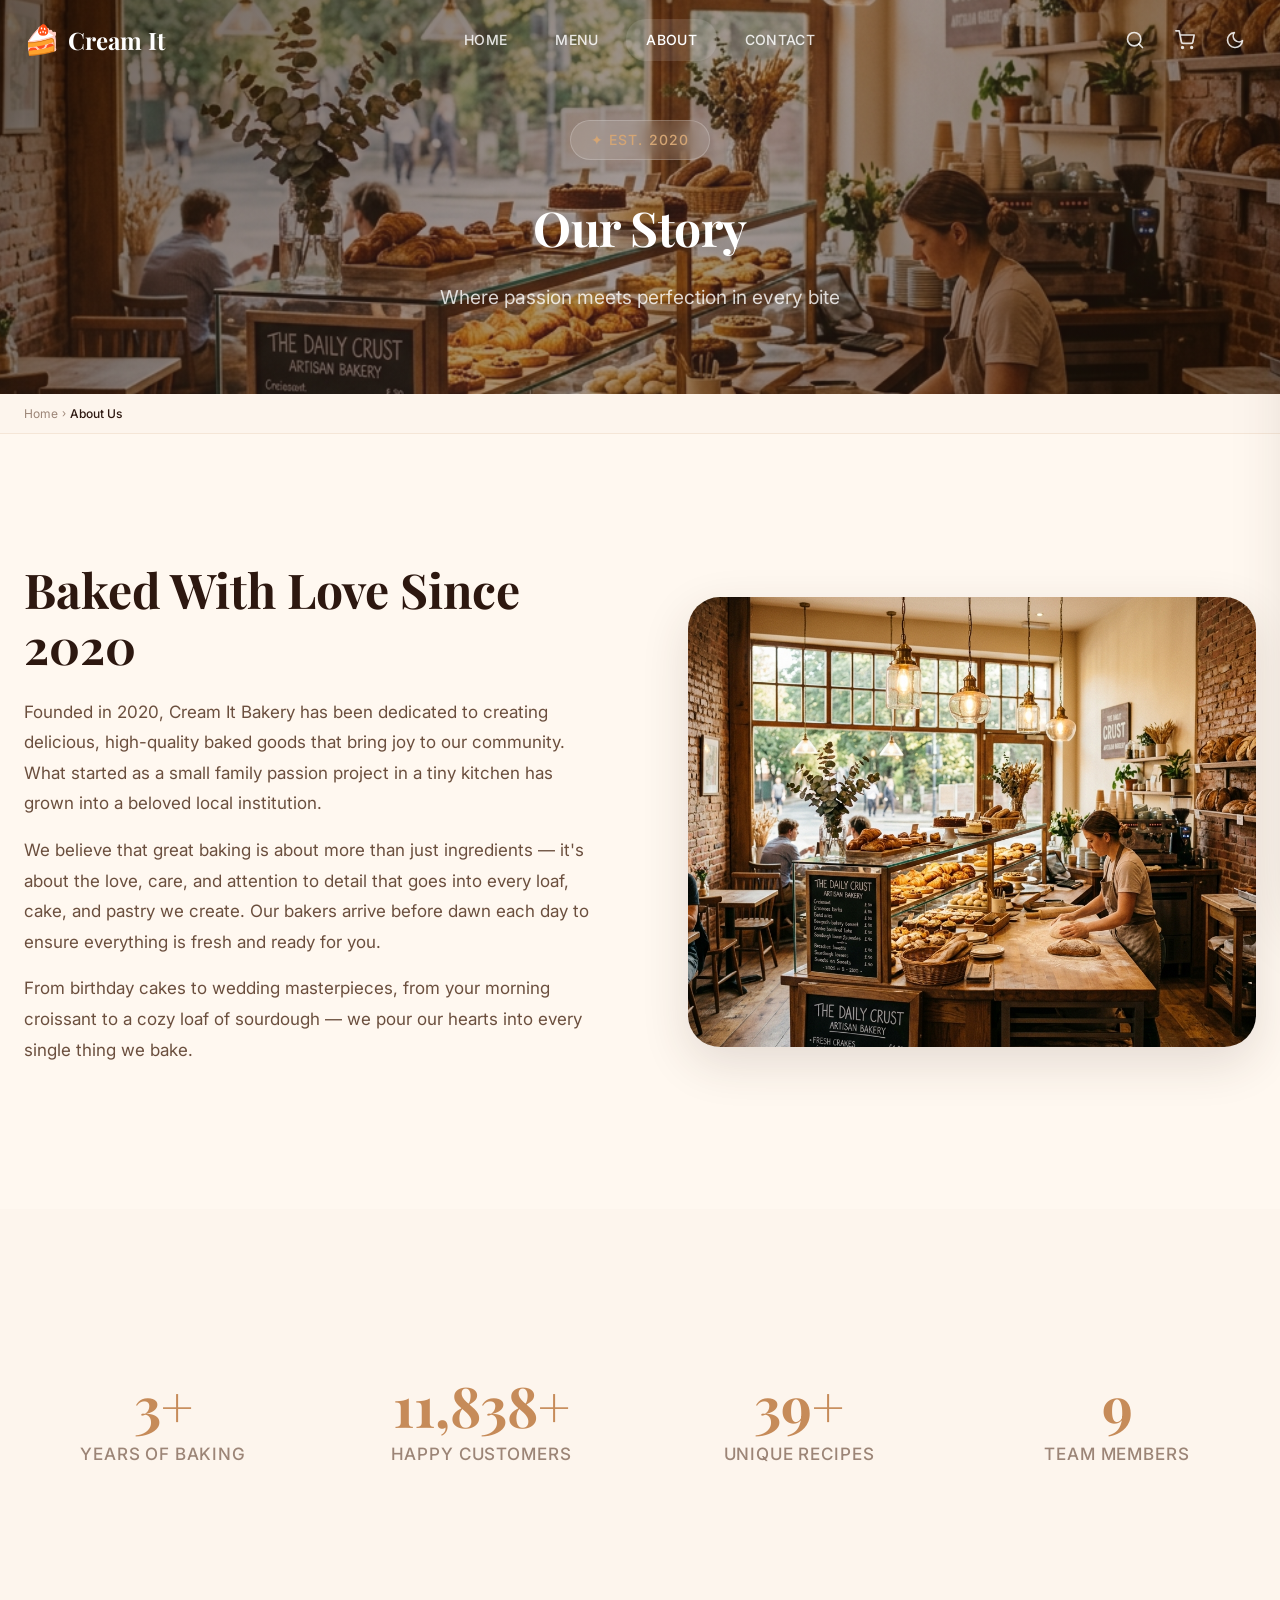
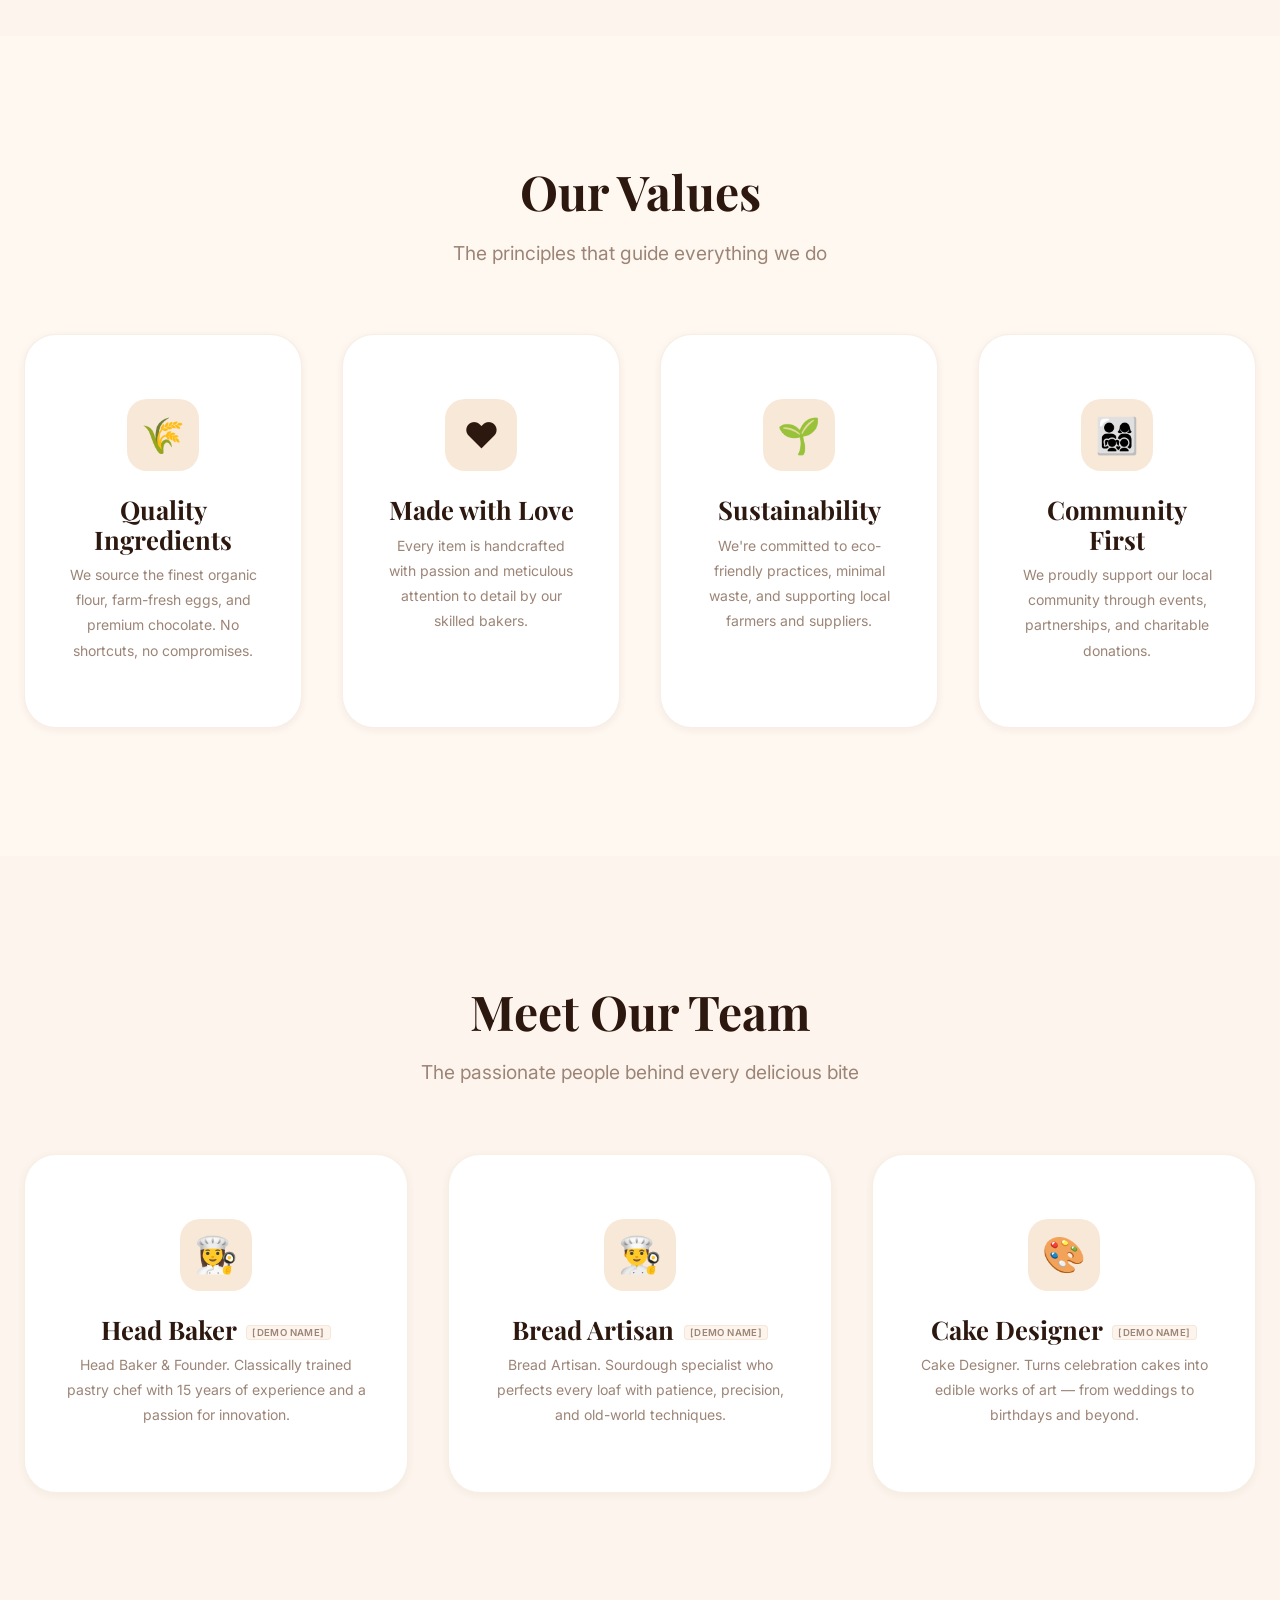
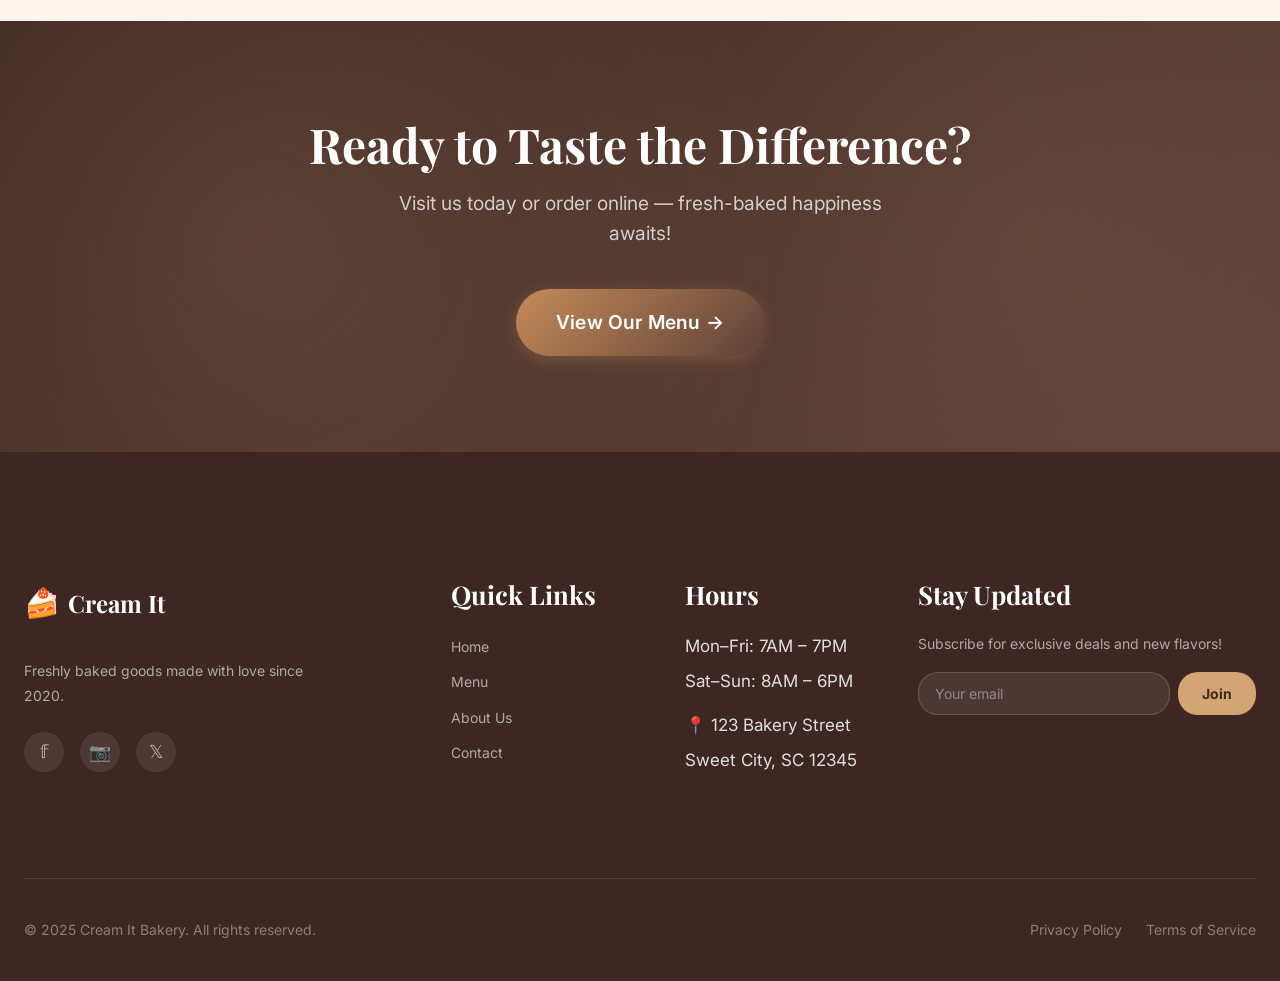
<file: about.html>
<!DOCTYPE html>
<html lang="en">
<head>
    <meta charset="UTF-8">
    <meta name="viewport" content="width=device-width, initial-scale=1.0">
    <meta name="description" content="Learn about Cream It Bakery — our story, values, and the passionate team behind every handcrafted loaf, cake, and pastry since 2020.">
    <title>About Us — Cream It Bakery</title>
    <link rel="canonical" href="https://amit100baidya.github.io/CreamIt/about.html">
    <meta property="og:type" content="website">
    <meta property="og:title" content="About Us — Cream It Bakery">
    <meta property="og:description" content="Our story, values, and the passionate team behind every handcrafted baked good since 2020.">
    <!-- Google tag (gtag.js) -->
    <script async src="https://www.googletagmanager.com/gtag/js?id=G-KYCSY62Y8E"></script>
    <script>
        window.dataLayer = window.dataLayer || [];
        function gtag(){dataLayer.push(arguments);}
        gtag('js', new Date());

        gtag('config', 'G-KYCSY62Y8E');
    </script>
    <link rel="stylesheet" href="style.css">
</head>
<body>

    <!-- ═══ Navbar ═══ -->
    <header class="nav nav--transparent" id="main-nav">
        <div class="nav__inner">
            <a href="index.html" class="nav__logo">
                <span class="nav__logo-icon">🍰</span>
                <span class="nav__logo-text">Cream It</span>
            </a>
            <nav class="nav__menu" id="nav-menu">
                <ul class="nav__list">
                    <li><a href="index.html" class="nav__link">Home</a></li>
                    <li><a href="menu.html" class="nav__link">Menu</a></li>
                    <li><a href="about.html" class="nav__link active">About</a></li>
                    <li><a href="contact.html" class="nav__link">Contact</a></li>
                </ul>
            </nav>
            <div class="nav__actions">
                <button class="nav__action-btn" id="search-toggle" aria-label="Search">
                    <svg viewBox="0 0 24 24"><circle cx="11" cy="11" r="8"/><line x1="21" y1="21" x2="16.65" y2="16.65"/></svg>
                </button>
                <button class="nav__action-btn" id="cart-toggle" aria-label="Cart">
                    <svg viewBox="0 0 24 24"><circle cx="9" cy="21" r="1"/><circle cx="20" cy="21" r="1"/><path d="M1 1h4l2.68 13.39a2 2 0 0 0 2 1.61h9.72a2 2 0 0 0 2-1.61L23 6H6"/></svg>
                    <span class="nav__badge" id="cart-count">0</span>
                </button>
                <button class="nav__action-btn theme-toggle" id="theme-toggle" aria-label="Toggle dark mode">
                    <svg class="moon-icon" viewBox="0 0 24 24"><path d="M21 12.79A9 9 0 1 1 11.21 3 7 7 0 0 0 21 12.79z"/></svg>
                    <svg class="sun-icon" viewBox="0 0 24 24"><circle cx="12" cy="12" r="5"/><line x1="12" y1="1" x2="12" y2="3"/><line x1="12" y1="21" x2="12" y2="23"/><line x1="4.22" y1="4.22" x2="5.64" y2="5.64"/><line x1="18.36" y1="18.36" x2="19.78" y2="19.78"/><line x1="1" y1="12" x2="3" y2="12"/><line x1="21" y1="12" x2="23" y2="12"/><line x1="4.22" y1="19.78" x2="5.64" y2="18.36"/><line x1="18.36" y1="5.64" x2="19.78" y2="4.22"/></svg>
                </button>
                <button class="nav__hamburger" id="nav-toggle" aria-label="Toggle menu">
                    <span></span><span></span><span></span>
                </button>
            </div>
        </div>
    </header>

    <!-- ═══ About Hero ═══ -->
    <section class="hero hero--mini" id="hero">
        <div class="hero__bg">
            <img src="images/bakery-interior.png" alt="Inside Cream It Bakery" loading="eager">
        </div>
        <div class="hero__overlay"></div>
        <div class="hero__content">
            <span class="hero__badge">✦ Est. 2020</span>
            <h1 class="hero__title">Our Story</h1>
            <p class="hero__subtitle">Where passion meets perfection in every bite</p>
        </div>
    </section>

    <!-- ═══ Breadcrumbs ═══ -->
    <nav class="breadcrumb" aria-label="Breadcrumb">
        <div class="container">
            <ol class="breadcrumb__list">
                <li class="breadcrumb__item"><a href="index.html" class="breadcrumb__link">Home</a></li>
                <li class="breadcrumb__separator" aria-hidden="true">›</li>
                <li class="breadcrumb__item breadcrumb__item--active" aria-current="page">About Us</li>
            </ol>
        </div>
    </nav>

    <!-- ═══ Our Story ═══ -->
    <section class="section">
        <div class="container">
            <div class="about-split">
                <div class="about-split__text reveal-left">
                    <h2>Baked With Love Since 2020</h2>
                    <p>Founded in 2020, Cream It Bakery has been dedicated to creating delicious, high-quality baked goods that bring joy to our community. What started as a small family passion project in a tiny kitchen has grown into a beloved local institution.</p>
                    <p>We believe that great baking is about more than just ingredients — it's about the love, care, and attention to detail that goes into every loaf, cake, and pastry we create. Our bakers arrive before dawn each day to ensure everything is fresh and ready for you.</p>
                    <p>From birthday cakes to wedding masterpieces, from your morning croissant to a cozy loaf of sourdough — we pour our hearts into every single thing we bake.</p>
                </div>
                <div class="about-split__image reveal-right">
                    <img src="images/bakery-interior.png" alt="Inside our bakery" loading="lazy">
                </div>
            </div>
        </div>
    </section>

    <!-- ═══ Stats ═══ -->
    <section class="section" style="background: var(--bg-secondary);">
        <div class="container">
            <div class="stats reveal">
                <div class="stat">
                    <div class="stat__number" data-count="5" data-suffix="+">0</div>
                    <div class="stat__label">Years of Baking</div>
                </div>
                <div class="stat">
                    <div class="stat__number" data-count="15000" data-suffix="+">0</div>
                    <div class="stat__label">Happy Customers</div>
                </div>
                <div class="stat">
                    <div class="stat__number" data-count="50" data-suffix="+">0</div>
                    <div class="stat__label">Unique Recipes</div>
                </div>
                <div class="stat">
                    <div class="stat__number" data-count="12">0</div>
                    <div class="stat__label">Team Members</div>
                </div>
            </div>
        </div>
    </section>

    <!-- ═══ Our Values ═══ -->
    <section class="section">
        <div class="container">
            <div class="section__header reveal">
                <h2 class="section__title">Our Values</h2>
                <p class="section__subtitle">The principles that guide everything we do</p>
            </div>
            <div class="values-grid stagger-children">
                <div class="value-card reveal">
                    <div class="value-card__icon">🌾</div>
                    <h3 class="value-card__title">Quality Ingredients</h3>
                    <p class="value-card__text">We source the finest organic flour, farm-fresh eggs, and premium chocolate. No shortcuts, no compromises.</p>
                </div>
                <div class="value-card reveal">
                    <div class="value-card__icon">❤️</div>
                    <h3 class="value-card__title">Made with Love</h3>
                    <p class="value-card__text">Every item is handcrafted with passion and meticulous attention to detail by our skilled bakers.</p>
                </div>
                <div class="value-card reveal">
                    <div class="value-card__icon">🌱</div>
                    <h3 class="value-card__title">Sustainability</h3>
                    <p class="value-card__text">We're committed to eco-friendly practices, minimal waste, and supporting local farmers and suppliers.</p>
                </div>
                <div class="value-card reveal">
                    <div class="value-card__icon">👨‍👩‍👧‍👦</div>
                    <h3 class="value-card__title">Community First</h3>
                    <p class="value-card__text">We proudly support our local community through events, partnerships, and charitable donations.</p>
                </div>
            </div>
        </div>
    </section>

    <!-- ═══ Meet the Team ═══ -->
    <section class="section" style="background: var(--bg-secondary);">
        <div class="container">
            <div class="section__header reveal">
                <h2 class="section__title">Meet Our Team</h2>
                <p class="section__subtitle">The passionate people behind every delicious bite</p>
            </div>
            <div class="values-grid stagger-children">
                <div class="value-card reveal">
                    <div class="value-card__icon">👩‍🍳</div>
                    <h3 class="value-card__title">Head Baker <span class="demo-label">[Demo Name]</span></h3>
                    <p class="value-card__text">Head Baker & Founder. Classically trained pastry chef with 15 years of experience and a passion for innovation.</p>
                </div>
                <div class="value-card reveal">
                    <div class="value-card__icon">👨‍🍳</div>
                    <h3 class="value-card__title">Bread Artisan <span class="demo-label">[Demo Name]</span></h3>
                    <p class="value-card__text">Bread Artisan. Sourdough specialist who perfects every loaf with patience, precision, and old-world techniques.</p>
                </div>
                <div class="value-card reveal">
                    <div class="value-card__icon">🎨</div>
                    <h3 class="value-card__title">Cake Designer <span class="demo-label">[Demo Name]</span></h3>
                    <p class="value-card__text">Cake Designer. Turns celebration cakes into edible works of art — from weddings to birthdays and beyond.</p>
                </div>
            </div>
        </div>
    </section>

    <!-- ═══ CTA ═══ -->
    <section class="quiz-banner">
        <div class="container">
            <div class="quiz-banner__content reveal">
                <h2 class="quiz-banner__title">Ready to Taste the Difference?</h2>
                <p class="quiz-banner__subtitle">Visit us today or order online — fresh-baked happiness awaits!</p>
                <a href="menu.html" class="btn btn--primary btn--lg">View Our Menu →</a>
            </div>
        </div>
    </section>

    <!-- ═══ Footer ═══ -->
    <footer class="footer">
        <div class="container">
            <div class="footer__grid">
                <div>
                    <a href="index.html" class="nav__logo" style="margin-bottom: var(--space-sm); display: inline-flex;">
                        <span class="nav__logo-icon">🍰</span>
                        <span class="nav__logo-text" style="color: white;">Cream It</span>
                    </a>
                    <p class="footer__brand-text">Freshly baked goods made with love since 2020.</p>
                    <div class="footer__socials">
                        <a href="#" class="footer__social" aria-label="Facebook">𝕗</a>
                        <a href="#" class="footer__social" aria-label="Instagram">📷</a>
                        <a href="#" class="footer__social" aria-label="Twitter">𝕏</a>
                    </div>
                </div>
                <div>
                    <h4 class="footer__title">Quick Links</h4>
                    <ul class="footer__links">
                        <li><a href="index.html">Home</a></li>
                        <li><a href="menu.html">Menu</a></li>
                        <li><a href="about.html">About Us</a></li>
                        <li><a href="contact.html">Contact</a></li>
                    </ul>
                </div>
                <div>
                    <h4 class="footer__title">Hours</h4>
                    <ul class="footer__links">
                        <li>Mon–Fri: 7AM – 7PM</li>
                        <li>Sat–Sun: 8AM – 6PM</li>
                        <li style="margin-top: var(--space-sm);">📍 123 Bakery Street</li>
                        <li>Sweet City, SC 12345</li>
                    </ul>
                </div>
                <div>
                    <h4 class="footer__title">Stay Updated</h4>
                    <p class="footer__newsletter-text">Subscribe for exclusive deals and new flavors!</p>
                    <form class="footer__newsletter-form" onsubmit="event.preventDefault(); Toast.show('Subscribed! 🎉', 'success'); this.reset();">
                        <input type="email" class="footer__newsletter-input" placeholder="Your email" required>
                        <button type="submit" class="footer__newsletter-btn">Join</button>
                    </form>
                </div>
            </div>
            <div class="footer__bottom">
                <p class="footer__copyright">© 2025 Cream It Bakery. All rights reserved.</p>
                <div class="footer__legal">
                    <a href="privacy-policy.html">Privacy Policy</a>
                    <a href="terms.html">Terms of Service</a>
                </div>
            </div>
        </div>
    </footer>

    <!-- Search Overlay -->
    <div class="search-overlay">
        <div class="search-container">
            <div class="search-box">
                <svg viewBox="0 0 24 24" width="22" height="22" stroke="var(--text-muted)" fill="none" stroke-width="2"><circle cx="11" cy="11" r="8"/><line x1="21" y1="21" x2="16.65" y2="16.65"/></svg>
                <input type="text" class="search-box__input" placeholder="Search cakes, pastries, breads..." aria-label="Search products">
                <button class="search-box__voice" aria-label="Voice search">
                    <svg viewBox="0 0 24 24" width="22" height="22" stroke="currentColor" fill="none" stroke-width="2"><path d="M12 1a3 3 0 0 0-3 3v8a3 3 0 0 0 6 0V4a3 3 0 0 0-3-3z"/><path d="M19 10v2a7 7 0 0 1-14 0v-2"/><line x1="12" y1="19" x2="12" y2="23"/><line x1="8" y1="23" x2="16" y2="23"/></svg>
                </button>
                <button class="search-close nav__action-btn" aria-label="Close search" onclick="Search.close()">
                    <svg viewBox="0 0 24 24"><line x1="18" y1="6" x2="6" y2="18"/><line x1="6" y1="6" x2="18" y2="18"/></svg>
                </button>
            </div>
            <div class="search-results" style="display:none; margin-top: var(--space-sm); background: var(--bg-card); border-radius: var(--radius-lg); padding: var(--space-sm); max-height: 400px; overflow-y: auto; box-shadow: var(--shadow-lg);"></div>
        </div>
    </div>

    <!-- Cart Sidebar -->
    <div class="cart-sidebar" id="cart-sidebar">
        <div class="cart-sidebar__header">
            <h3 class="cart-sidebar__title">Your Cart 🛒</h3>
            <button class="cart-sidebar__close nav__action-btn" onclick="Cart.toggleSidebar()">
                <svg viewBox="0 0 24 24"><line x1="18" y1="6" x2="6" y2="18"/><line x1="6" y1="6" x2="18" y2="18"/></svg>
            </button>
        </div>
        <div class="cart-sidebar__items">
            <div class="cart-empty"><div class="cart-empty__icon">🛒</div><p>Your cart is empty</p></div>
        </div>
        <div class="cart-sidebar__footer">
            <div class="cart-sidebar__total">
                <span class="cart-sidebar__total-label">Total</span>
                <span class="cart-sidebar__total-value">₹0</span>
            </div>
            <button class="btn btn--primary" style="width:100%;" onclick="Toast.show('Checkout coming soon!', 'info')">Checkout</button>
        </div>
    </div>

    <!-- Mobile CTA -->
    <div class="mobile-cta" id="mobile-cta" aria-label="Mobile quick actions">
        <a href="menu.html" class="mobile-cta__btn" aria-label="Menu">🎂<span>Menu</span></a>
        <button class="mobile-cta__btn" id="mobile-search-btn" aria-label="Search">🔍<span>Search</span></button>
        <button class="mobile-cta__btn mobile-cta__cart" onclick="Cart.toggleSidebar()" aria-label="Cart">
            🛒<span>Cart</span>
            <span class="mobile-cta__cart-count" aria-live="polite"></span>
        </button>
        <a href="menu.html" class="mobile-cta__btn mobile-cta__order" aria-label="Order Now">✨<span>Order</span></a>
    </div>

    <script src="app.js"></script>
    <script src="features.js"></script>
    <script>
        document.getElementById('mobile-search-btn')?.addEventListener('click', () => Search.open());
    </script>
</body>
</html>
</file>
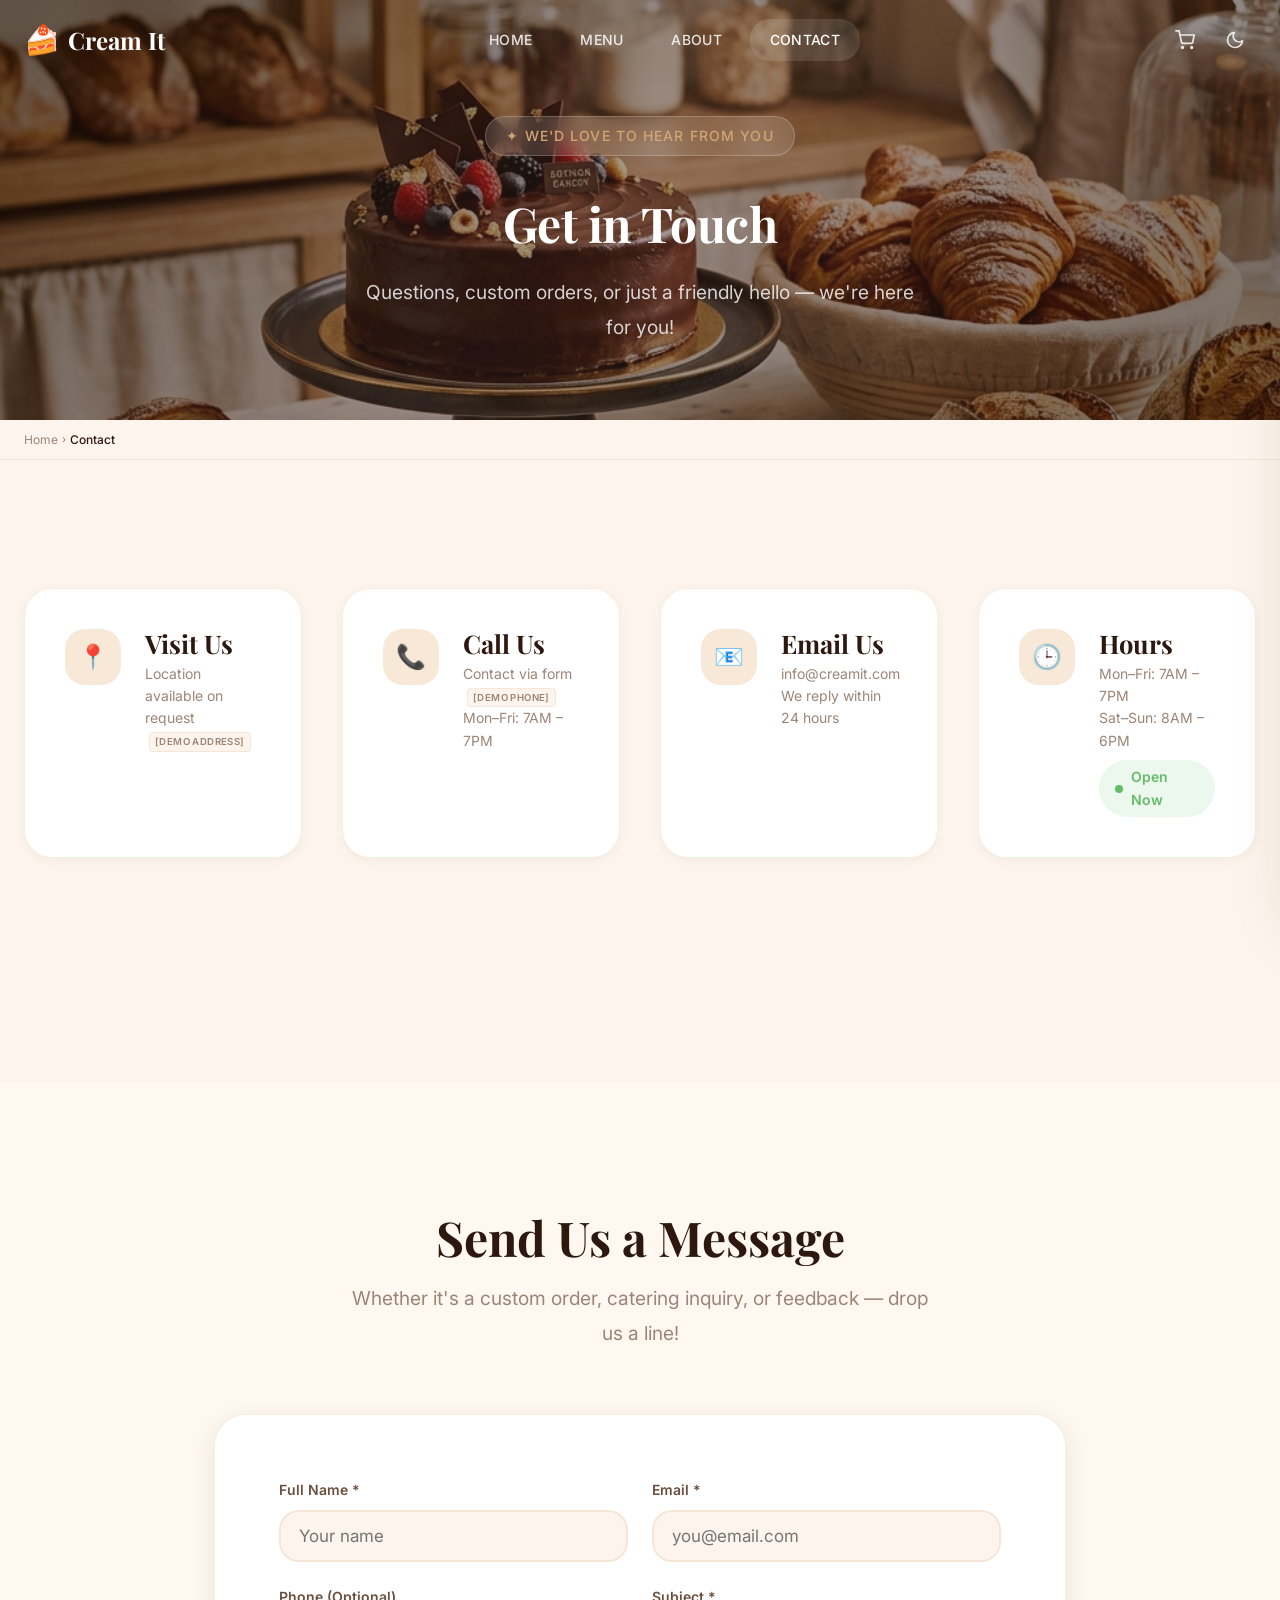
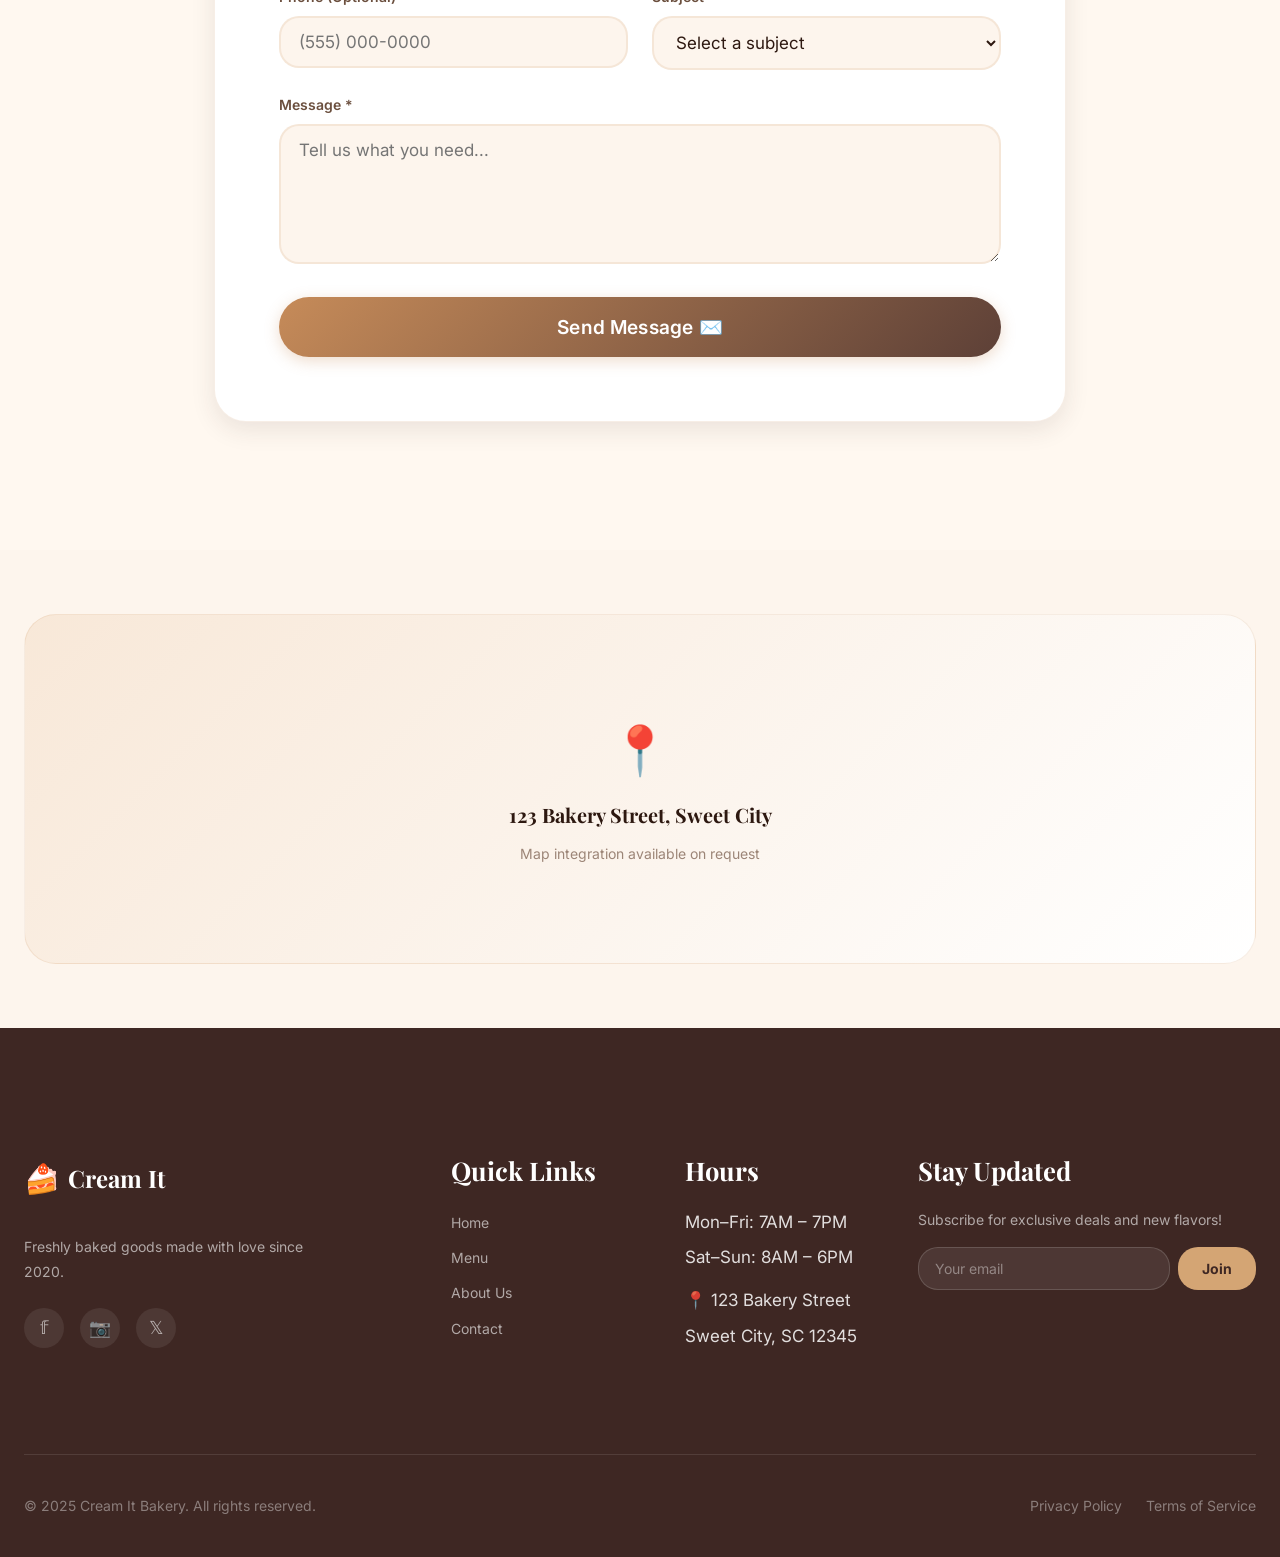
<file: contact.html>
<!DOCTYPE html>
<html lang="en">
<head>
    <meta charset="UTF-8">
    <meta name="viewport" content="width=device-width, initial-scale=1.0">
    <meta name="description" content="Contact Cream It Bakery for custom orders, catering, inquiries, or just to say hello!">
    <title>Contact Us — Cream It Bakery</title>
    <link rel="canonical" href="https://amit100baidya.github.io/CreamIt/contact.html">
    <meta property="og:type" content="website">
    <meta property="og:title" content="Contact — Cream It Bakery">
    <meta property="og:description" content="Get in touch for custom orders, catering, or general inquiries.">
    <!-- Google tag (gtag.js) -->
    <script async src="https://www.googletagmanager.com/gtag/js?id=G-KYCSY62Y8E"></script>
    <script>
        window.dataLayer = window.dataLayer || [];
        function gtag(){dataLayer.push(arguments);}
        gtag('js', new Date());

        gtag('config', 'G-KYCSY62Y8E');
    </script>
    <link rel="stylesheet" href="style.css">
</head>
<body>

    <!-- ═══ Navbar ═══ -->
    <header class="nav nav--transparent" id="main-nav">
        <div class="nav__inner">
            <a href="index.html" class="nav__logo">
                <span class="nav__logo-icon">🍰</span>
                <span class="nav__logo-text">Cream It</span>
            </a>
            <nav class="nav__menu" id="nav-menu">
                <ul class="nav__list">
                    <li><a href="index.html" class="nav__link">Home</a></li>
                    <li><a href="menu.html" class="nav__link">Menu</a></li>
                    <li><a href="about.html" class="nav__link">About</a></li>
                    <li><a href="contact.html" class="nav__link active">Contact</a></li>
                </ul>
            </nav>
            <div class="nav__actions">
                <button class="nav__action-btn" id="cart-toggle" aria-label="Cart">
                    <svg viewBox="0 0 24 24"><circle cx="9" cy="21" r="1"/><circle cx="20" cy="21" r="1"/><path d="M1 1h4l2.68 13.39a2 2 0 0 0 2 1.61h9.72a2 2 0 0 0 2-1.61L23 6H6"/></svg>
                    <span class="nav__badge" id="cart-count">0</span>
                </button>
                <button class="nav__action-btn theme-toggle" id="theme-toggle" aria-label="Toggle dark mode">
                    <svg class="moon-icon" viewBox="0 0 24 24"><path d="M21 12.79A9 9 0 1 1 11.21 3 7 7 0 0 0 21 12.79z"/></svg>
                    <svg class="sun-icon" viewBox="0 0 24 24"><circle cx="12" cy="12" r="5"/><line x1="12" y1="1" x2="12" y2="3"/><line x1="12" y1="21" x2="12" y2="23"/><line x1="4.22" y1="4.22" x2="5.64" y2="5.64"/><line x1="18.36" y1="18.36" x2="19.78" y2="19.78"/><line x1="1" y1="12" x2="3" y2="12"/><line x1="21" y1="12" x2="23" y2="12"/><line x1="4.22" y1="19.78" x2="5.64" y2="18.36"/><line x1="18.36" y1="5.64" x2="19.78" y2="4.22"/></svg>
                </button>
                <button class="nav__hamburger" id="nav-toggle" aria-label="Toggle menu">
                    <span></span><span></span><span></span>
                </button>
            </div>
        </div>
    </header>

    <!-- ═══ Contact Hero ═══ -->
    <section class="hero hero--mini" id="hero">
        <div class="hero__bg">
            <img src="images/hero.png" alt="Contact Cream It Bakery" loading="eager">
        </div>
        <div class="hero__overlay"></div>
        <div class="hero__content">
            <span class="hero__badge">✦ We'd Love to Hear From You</span>
            <h1 class="hero__title">Get in Touch</h1>
            <p class="hero__subtitle">Questions, custom orders, or just a friendly hello — we're here for you!</p>
        </div>
    </section>

    <!-- ═══ Breadcrumbs ═══ -->
    <nav class="breadcrumb" aria-label="Breadcrumb">
        <div class="container">
            <ol class="breadcrumb__list">
                <li class="breadcrumb__item"><a href="index.html" class="breadcrumb__link">Home</a></li>
                <li class="breadcrumb__separator" aria-hidden="true">›</li>
                <li class="breadcrumb__item breadcrumb__item--active" aria-current="page">Contact</li>
            </ol>
        </div>
    </nav>

    <!-- ═══ Contact Info Cards ═══ -->
    <section class="section" style="background: var(--bg-secondary);">
        <div class="container">
            <div style="display: grid; grid-template-columns: repeat(auto-fit, minmax(240px, 1fr)); gap: var(--space-lg); margin-bottom: var(--space-2xl);" class="stagger-children">
                <div class="contact-card reveal">
                    <div class="contact-card__icon">📍</div>
                    <div>
                        <h3 class="contact-card__title">Visit Us</h3>
                        <p class="contact-card__text">Location available on request <span class="demo-label">[Demo Address]</span></p>
                    </div>
                </div>
                <div class="contact-card reveal">
                    <div class="contact-card__icon">📞</div>
                    <div>
                        <h3 class="contact-card__title">Call Us</h3>
                        <p class="contact-card__text">Contact via form <span class="demo-label">[Demo Phone]</span><br>Mon–Fri: 7AM – 7PM</p>
                    </div>
                </div>
                <div class="contact-card reveal">
                    <div class="contact-card__icon">📧</div>
                    <div>
                        <h3 class="contact-card__title">Email Us</h3>
                        <p class="contact-card__text">info@creamit.com<br>We reply within 24 hours</p>
                    </div>
                </div>
                <div class="contact-card reveal">
                    <div class="contact-card__icon">🕒</div>
                    <div>
                        <h3 class="contact-card__title">Hours</h3>
                        <p class="contact-card__text">
                            Mon–Fri: 7AM – 7PM<br>
                            Sat–Sun: 8AM – 6PM
                        </p>
                        <span class="status-indicator status-indicator--open" id="open-status" style="margin-top: var(--space-xs);">
                            <span class="status-indicator__dot"></span> Open Now
                        </span>
                    </div>
                </div>
            </div>
        </div>
    </section>

    <!-- ═══ Contact Form ═══ -->
    <section class="section">
        <div class="container container--narrow">
            <div class="section__header reveal">
                <h2 class="section__title">Send Us a Message</h2>
                <p class="section__subtitle">Whether it's a custom order, catering inquiry, or feedback — drop us a line!</p>
            </div>
            <form class="form reveal" id="contact-form" onsubmit="handleContactSubmit(event)">
                <div class="form__row">
                    <div class="form__group">
                        <label class="form__label" for="name">Full Name *</label>
                        <input class="form__input" type="text" id="name" name="name" placeholder="Your name" required>
                    </div>
                    <div class="form__group">
                        <label class="form__label" for="email">Email *</label>
                        <input class="form__input" type="email" id="email" name="email" placeholder="you@email.com" required>
                    </div>
                </div>
                <div class="form__row">
                    <div class="form__group">
                        <label class="form__label" for="phone">Phone (Optional)</label>
                        <input class="form__input" type="tel" id="phone" name="phone" placeholder="(555) 000-0000">
                    </div>
                    <div class="form__group">
                        <label class="form__label" for="subject">Subject *</label>
                        <select class="form__select" id="subject" name="subject" required>
                            <option value="">Select a subject</option>
                            <option value="custom-order">Custom Order</option>
                            <option value="catering">Catering</option>
                            <option value="feedback">Feedback</option>
                            <option value="general">General Inquiry</option>
                        </select>
                    </div>
                </div>
                <div class="form__group">
                    <label class="form__label" for="message">Message *</label>
                    <textarea class="form__textarea" id="message" name="message" placeholder="Tell us what you need..." required></textarea>
                </div>
                <button type="submit" class="btn btn--primary btn--lg" style="width: 100%;" id="submit-btn">Send Message ✉️</button>
            </form>
        </div>
    </section>

    <!-- ═══ Map Placeholder ═══ -->
    <section style="background: var(--bg-secondary); padding: var(--space-xl) 0;">
        <div class="container">
            <div class="reveal" style="height: 350px; background: linear-gradient(135deg, var(--accent-light), var(--bg-card)); border-radius: var(--radius-xl); display: flex; align-items: center; justify-content: center; border: 1px solid var(--border); flex-direction: column; gap: var(--space-sm);">
                <span style="font-size: 3rem;">📍</span>
                <h3 style="font-family: var(--font-heading); color: var(--text-primary);">123 Bakery Street, Sweet City</h3>
                <p style="color: var(--text-muted); font-size: var(--fs-small);">Map integration available on request</p>
            </div>
        </div>
    </section>

    <!-- ═══ Footer ═══ -->
    <footer class="footer">
        <div class="container">
            <div class="footer__grid">
                <div>
                    <a href="index.html" class="nav__logo" style="margin-bottom: var(--space-sm); display: inline-flex;">
                        <span class="nav__logo-icon">🍰</span>
                        <span class="nav__logo-text" style="color: white;">Cream It</span>
                    </a>
                    <p class="footer__brand-text">Freshly baked goods made with love since 2020.</p>
                    <div class="footer__socials">
                        <a href="#" class="footer__social" aria-label="Facebook">𝕗</a>
                        <a href="#" class="footer__social" aria-label="Instagram">📷</a>
                        <a href="#" class="footer__social" aria-label="Twitter">𝕏</a>
                    </div>
                </div>
                <div>
                    <h4 class="footer__title">Quick Links</h4>
                    <ul class="footer__links">
                        <li><a href="index.html">Home</a></li>
                        <li><a href="menu.html">Menu</a></li>
                        <li><a href="about.html">About Us</a></li>
                        <li><a href="contact.html">Contact</a></li>
                    </ul>
                </div>
                <div>
                    <h4 class="footer__title">Hours</h4>
                    <ul class="footer__links">
                        <li>Mon–Fri: 7AM – 7PM</li>
                        <li>Sat–Sun: 8AM – 6PM</li>
                        <li style="margin-top: var(--space-sm);">📍 123 Bakery Street</li>
                        <li>Sweet City, SC 12345</li>
                    </ul>
                </div>
                <div>
                    <h4 class="footer__title">Stay Updated</h4>
                    <p class="footer__newsletter-text">Subscribe for exclusive deals and new flavors!</p>
                    <form class="footer__newsletter-form" onsubmit="event.preventDefault(); Toast.show('Subscribed! 🎉', 'success'); this.reset();">
                        <input type="email" class="footer__newsletter-input" placeholder="Your email" required>
                        <button type="submit" class="footer__newsletter-btn">Join</button>
                    </form>
                </div>
            </div>
            <div class="footer__bottom">
                <p class="footer__copyright">© 2025 Cream It Bakery. All rights reserved.</p>
                <div class="footer__legal">
                    <a href="privacy-policy.html">Privacy Policy</a>
                    <a href="terms.html">Terms of Service</a>
                </div>
            </div>
        </div>
    </footer>

    <!-- Search Overlay -->
    <div class="search-overlay">
        <div class="search-container">
            <div class="search-box">
                <svg viewBox="0 0 24 24" width="22" height="22" stroke="var(--text-muted)" fill="none" stroke-width="2"><circle cx="11" cy="11" r="8"/><line x1="21" y1="21" x2="16.65" y2="16.65"/></svg>
                <input type="text" class="search-box__input" placeholder="Search cakes, pastries, breads..." aria-label="Search products">
                <button class="search-box__voice" aria-label="Voice search">
                    <svg viewBox="0 0 24 24" width="22" height="22" stroke="currentColor" fill="none" stroke-width="2"><path d="M12 1a3 3 0 0 0-3 3v8a3 3 0 0 0 6 0V4a3 3 0 0 0-3-3z"/><path d="M19 10v2a7 7 0 0 1-14 0v-2"/><line x1="12" y1="19" x2="12" y2="23"/><line x1="8" y1="23" x2="16" y2="23"/></svg>
                </button>
                <button class="search-close nav__action-btn" aria-label="Close search" onclick="Search.close()">
                    <svg viewBox="0 0 24 24"><line x1="18" y1="6" x2="6" y2="18"/><line x1="6" y1="6" x2="18" y2="18"/></svg>
                </button>
            </div>
            <div class="search-results" style="display:none; margin-top: var(--space-sm); background: var(--bg-card); border-radius: var(--radius-lg); padding: var(--space-sm); max-height: 400px; overflow-y: auto; box-shadow: var(--shadow-lg);"></div>
        </div>
    </div>
    <div class="cart-sidebar" id="cart-sidebar">
        <div class="cart-sidebar__header">
            <h3 class="cart-sidebar__title">Your Cart 🛒</h3>
            <button class="cart-sidebar__close nav__action-btn" onclick="Cart.toggleSidebar()">
                <svg viewBox="0 0 24 24"><line x1="18" y1="6" x2="6" y2="18"/><line x1="6" y1="6" x2="18" y2="18"/></svg>
            </button>
        </div>
        <div class="cart-sidebar__items">
            <div class="cart-empty"><div class="cart-empty__icon">🛒</div><p>Your cart is empty</p></div>
        </div>
        <div class="cart-sidebar__footer">
            <div class="cart-sidebar__total">
                <span class="cart-sidebar__total-label">Total</span>
                <span class="cart-sidebar__total-value">₹0</span>
            </div>
            <button class="btn btn--primary" style="width:100%;" onclick="Toast.show('Checkout coming soon!', 'info')">Checkout</button>
        </div>
    </div>

    <script src="app.js"></script>
    <script src="features.js"></script>
    <!-- Mobile CTA -->
    <div class="mobile-cta" id="mobile-cta" aria-label="Mobile quick actions">
        <a href="menu.html" class="mobile-cta__btn" aria-label="Menu">🎂<span>Menu</span></a>
        <button class="mobile-cta__btn" id="mobile-search-btn" aria-label="Search">🔍<span>Search</span></button>
        <button class="mobile-cta__btn mobile-cta__cart" onclick="Cart.toggleSidebar()" aria-label="Cart">
            🛒<span>Cart</span>
            <span class="mobile-cta__cart-count" aria-live="polite"></span>
        </button>
        <a href="menu.html" class="mobile-cta__btn mobile-cta__order" aria-label="Order Now">✨<span>Order</span></a>
    </div>
    <script>
        document.getElementById('mobile-search-btn')?.addEventListener('click', () => Search.open());
    </script>
    <script>
        // Contact form submission handler
        function handleContactSubmit(e) {
            e.preventDefault();
            const btn = document.getElementById('submit-btn');
            const originalText = btn.innerHTML;
            btn.innerHTML = '<div class="spinner" style="width:20px;height:20px;margin:0;border-width:2px;"></div>';
            btn.disabled = true;

            // Simulate sending
            setTimeout(() => {
                btn.innerHTML = '✓ Message Sent!';
                btn.style.background = 'var(--success)';
                Toast.show('Thank you! We\'ll get back to you soon 🎉', 'success');
                document.getElementById('contact-form').reset();

                setTimeout(() => {
                    btn.innerHTML = originalText;
                    btn.style.background = '';
                    btn.disabled = false;
                }, 3000);
            }, 1500);
        }

        // Open/Closed status
        (function() {
            const now = new Date();
            const day = now.getDay(); // 0=Sun, 6=Sat
            const hour = now.getHours();
            let isOpen = false;

            if (day >= 1 && day <= 5) {
                isOpen = hour >= 7 && hour < 19;
            } else {
                isOpen = hour >= 8 && hour < 18;
            }

            const el = document.getElementById('open-status');
            if (el) {
                if (isOpen) {
                    el.className = 'status-indicator status-indicator--open';
                    el.innerHTML = '<span class="status-indicator__dot"></span> Open Now';
                } else {
                    el.className = 'status-indicator status-indicator--closed';
                    el.innerHTML = '<span class="status-indicator__dot"></span> Closed';
                }
            }
        })();
    </script>
</body>
</html>
</file>
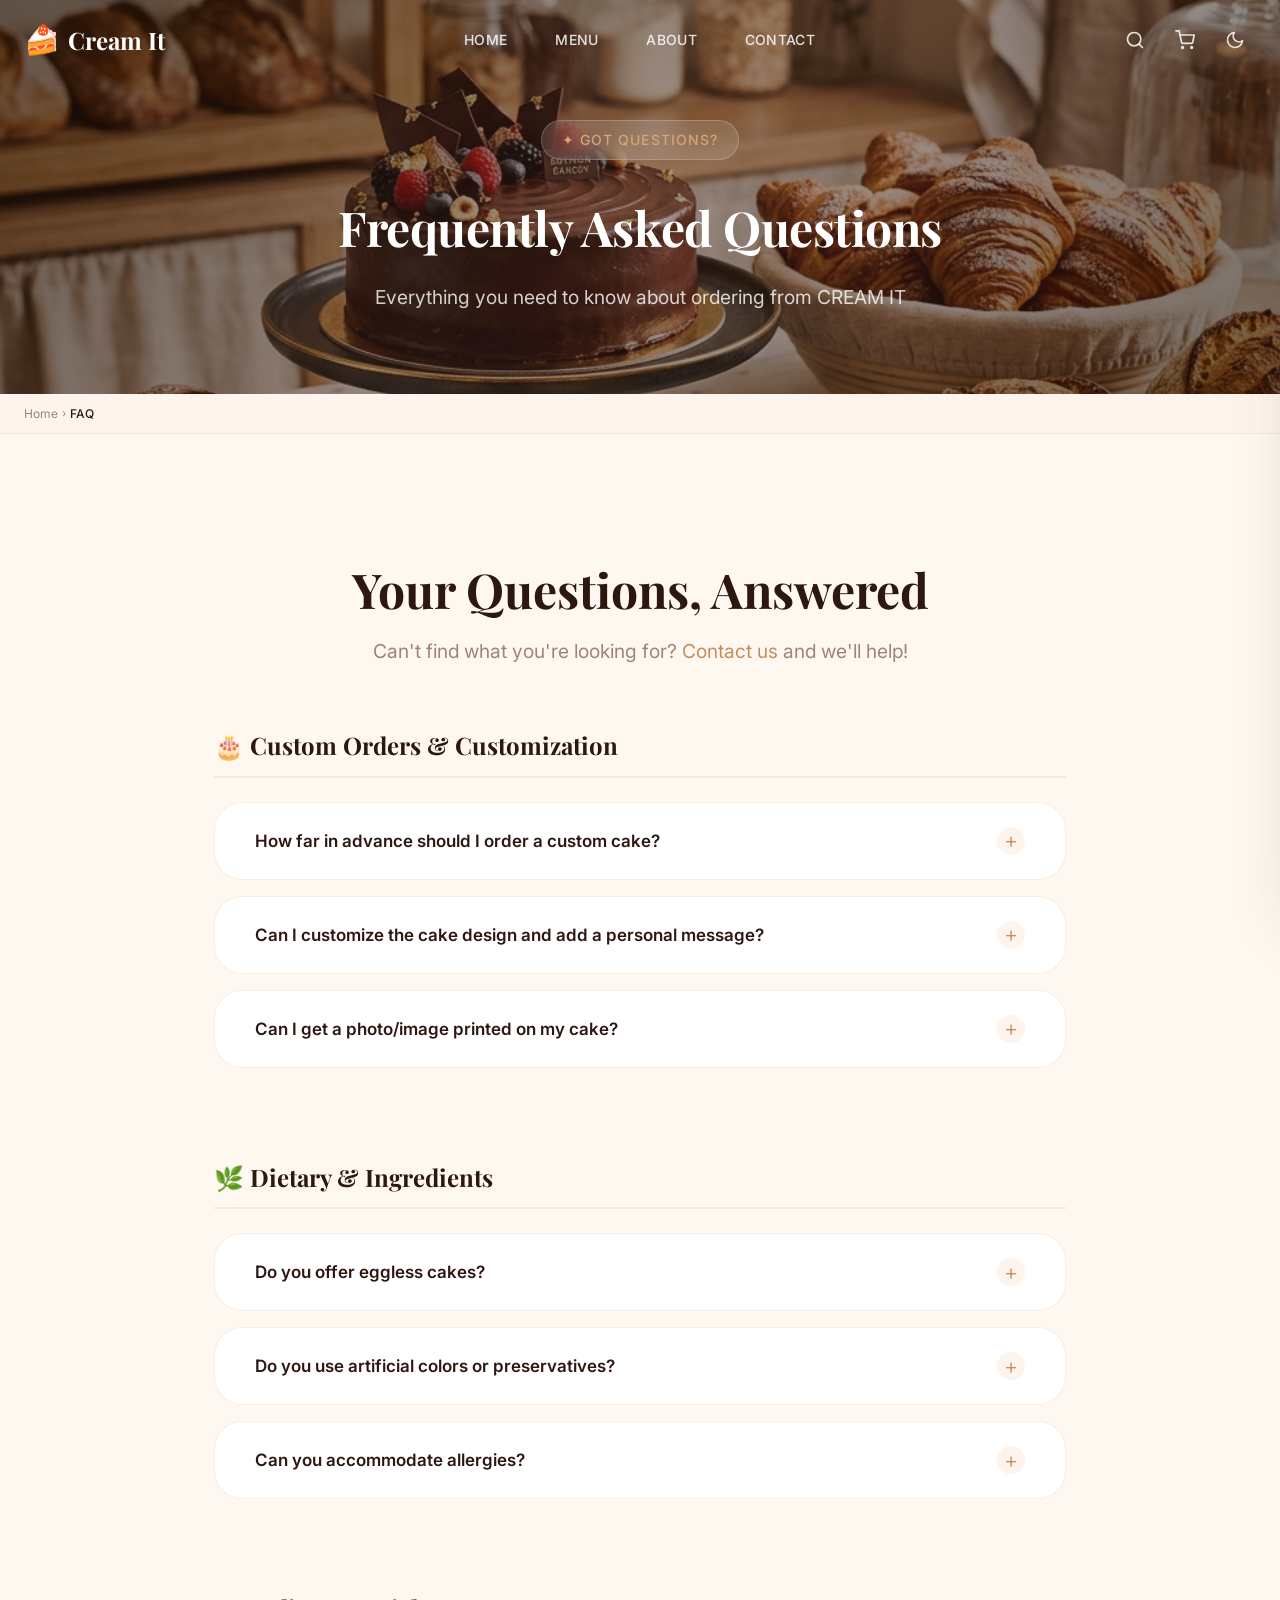
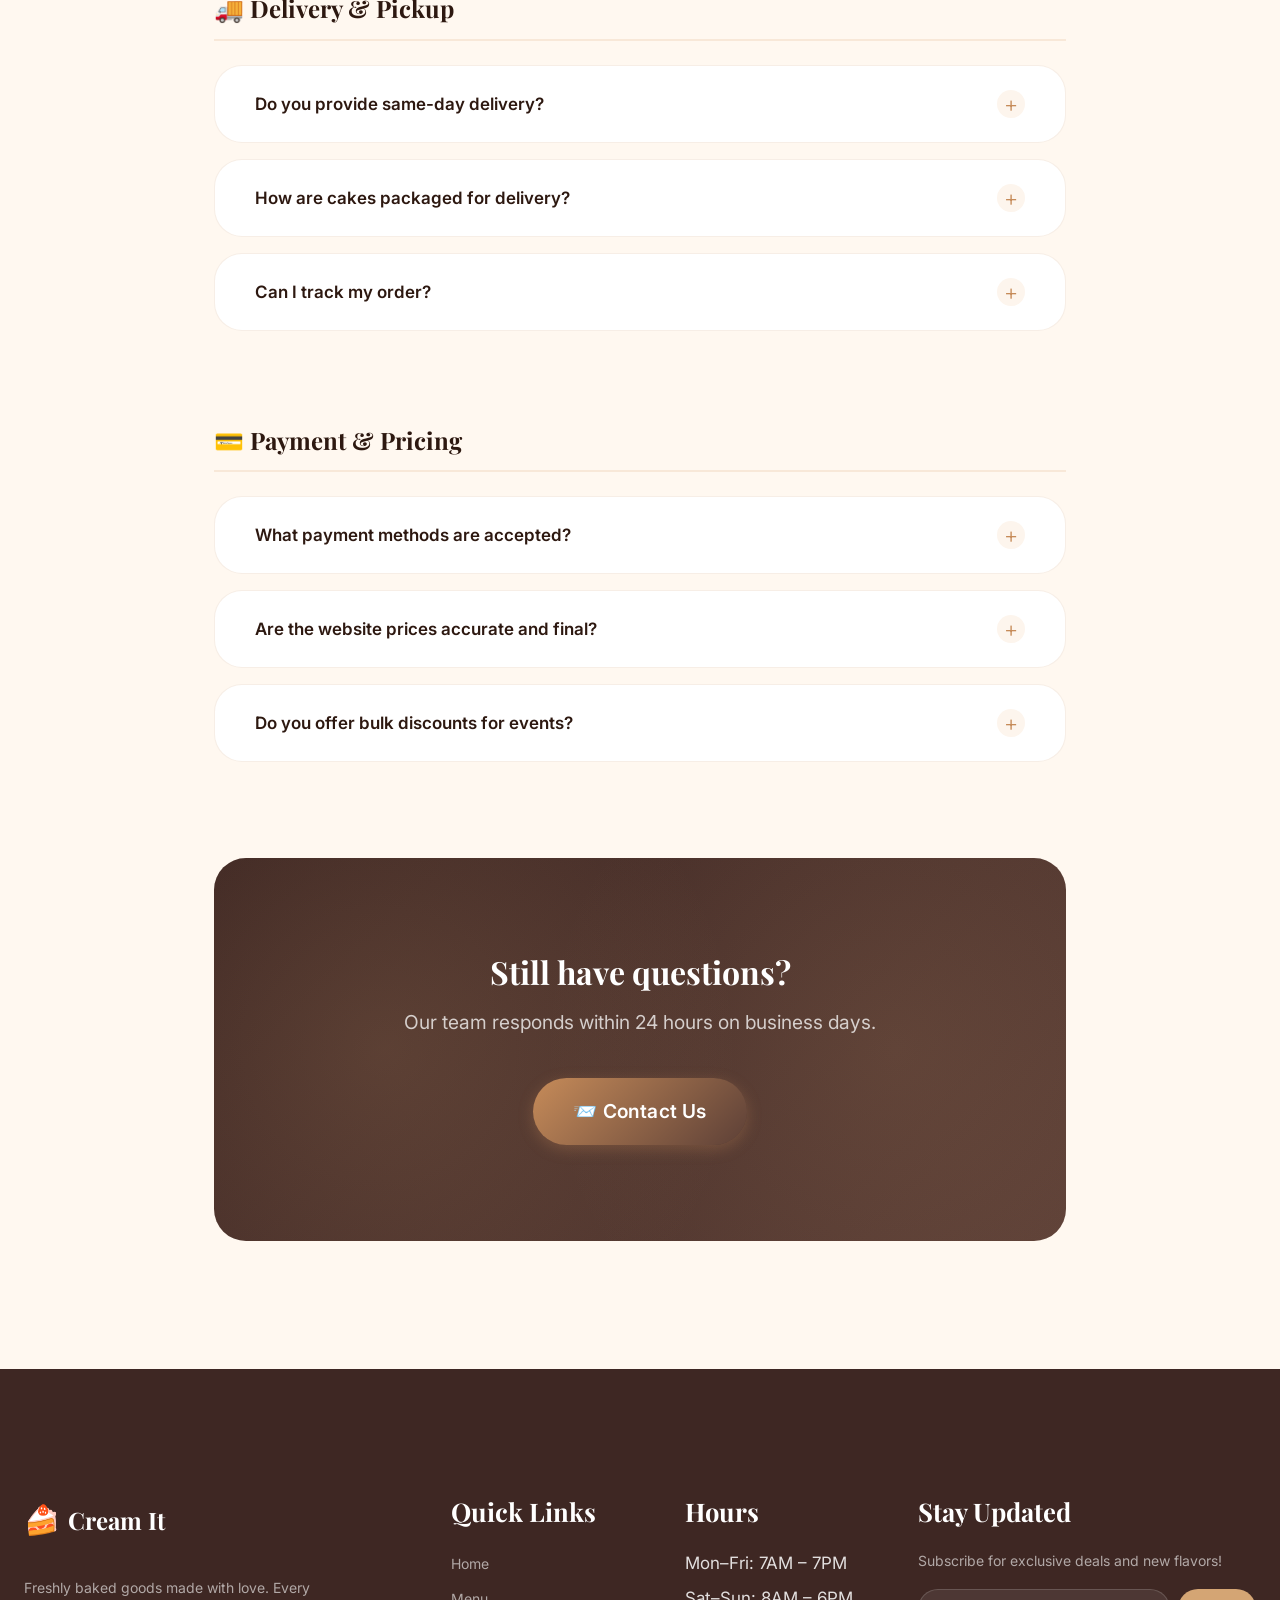
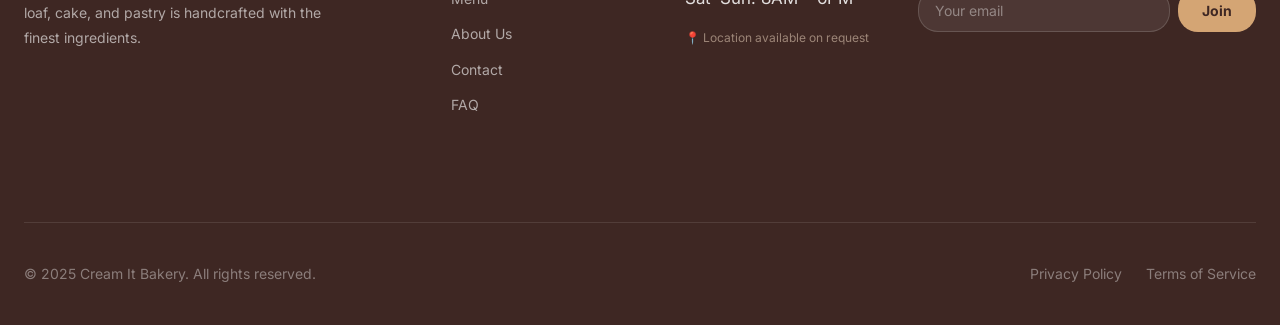
<file: faq.html>
<!DOCTYPE html>
<html lang="en">
<head>
    <meta charset="UTF-8">
    <meta name="viewport" content="width=device-width, initial-scale=1.0">
    <meta name="description" content="Frequently asked questions about CREAM IT Bakery — custom cake ordering, delivery, eggless options, payment, and more.">
    <title>FAQ — CREAM IT Bakery</title>
    <link rel="canonical" href="https://amit100baidya.github.io/CreamIt/faq.html">
    <!-- Google tag (gtag.js) -->
    <script async src="https://www.googletagmanager.com/gtag/js?id=G-KYCSY62Y8E"></script>
    <script>
        window.dataLayer = window.dataLayer || [];
        function gtag(){dataLayer.push(arguments);}
        gtag('js', new Date());
        gtag('config', 'G-KYCSY62Y8E');
    </script>
    <link rel="stylesheet" href="style.css">
</head>
<body>

    <!-- ═══ Navbar ═══ -->
    <header class="nav nav--transparent" id="main-nav">
        <div class="nav__inner">
            <a href="index.html" class="nav__logo">
                <span class="nav__logo-icon">🍰</span>
                <span class="nav__logo-text">Cream It</span>
            </a>
            <nav class="nav__menu" id="nav-menu">
                <ul class="nav__list">
                    <li><a href="index.html" class="nav__link">Home</a></li>
                    <li><a href="menu.html" class="nav__link">Menu</a></li>
                    <li><a href="about.html" class="nav__link">About</a></li>
                    <li><a href="contact.html" class="nav__link">Contact</a></li>
                </ul>
            </nav>
            <div class="nav__actions">
                <button class="nav__action-btn" id="search-toggle" aria-label="Search">
                    <svg viewBox="0 0 24 24"><circle cx="11" cy="11" r="8"/><line x1="21" y1="21" x2="16.65" y2="16.65"/></svg>
                </button>
                <button class="nav__action-btn" id="cart-toggle" aria-label="Cart">
                    <svg viewBox="0 0 24 24"><circle cx="9" cy="21" r="1"/><circle cx="20" cy="21" r="1"/><path d="M1 1h4l2.68 13.39a2 2 0 0 0 2 1.61h9.72a2 2 0 0 0 2-1.61L23 6H6"/></svg>
                    <span class="nav__badge" id="cart-count">0</span>
                </button>
                <button class="nav__action-btn theme-toggle" id="theme-toggle" aria-label="Toggle dark mode">
                    <svg class="moon-icon" viewBox="0 0 24 24"><path d="M21 12.79A9 9 0 1 1 11.21 3 7 7 0 0 0 21 12.79z"/></svg>
                    <svg class="sun-icon" viewBox="0 0 24 24"><circle cx="12" cy="12" r="5"/><line x1="12" y1="1" x2="12" y2="3"/><line x1="12" y1="21" x2="12" y2="23"/><line x1="4.22" y1="4.22" x2="5.64" y2="5.64"/><line x1="18.36" y1="18.36" x2="19.78" y2="19.78"/><line x1="1" y1="12" x2="3" y2="12"/><line x1="21" y1="12" x2="23" y2="12"/><line x1="4.22" y1="19.78" x2="5.64" y2="18.36"/><line x1="18.36" y1="5.64" x2="19.78" y2="4.22"/></svg>
                </button>
                <button class="nav__hamburger" id="nav-toggle" aria-label="Toggle menu">
                    <span></span><span></span><span></span>
                </button>
            </div>
        </div>
    </header>

    <!-- ═══ FAQ Hero ═══ -->
    <section class="hero hero--mini" id="hero">
        <div class="hero__bg">
            <img src="images/hero.png" alt="CREAM IT Bakery — Frequently Asked Questions" loading="eager">
        </div>
        <div class="hero__overlay"></div>
        <div class="hero__content">
            <span class="hero__badge">✦ Got Questions?</span>
            <h1 class="hero__title">Frequently Asked Questions</h1>
            <p class="hero__subtitle">Everything you need to know about ordering from CREAM IT</p>
        </div>
    </section>

    <!-- ═══ Breadcrumbs ═══ -->
    <nav class="breadcrumb" aria-label="Breadcrumb">
        <div class="container">
            <ol class="breadcrumb__list">
                <li class="breadcrumb__item"><a href="index.html" class="breadcrumb__link">Home</a></li>
                <li class="breadcrumb__separator" aria-hidden="true">›</li>
                <li class="breadcrumb__item breadcrumb__item--active" aria-current="page">FAQ</li>
            </ol>
        </div>
    </nav>

    <!-- ═══ FAQ Content ═══ -->
    <section class="section">
        <div class="container container--narrow">
            <div class="section__header reveal">
                <h2 class="section__title">Your Questions, Answered</h2>
                <p class="section__subtitle">Can't find what you're looking for? <a href="contact.html" style="color:var(--accent);">Contact us</a> and we'll help!</p>
            </div>

            <!-- Category: Ordering & Custom Cakes -->
            <div class="faq-category reveal">
                <h3 class="faq-category__title">🎂 Custom Orders & Customization</h3>

                <div class="faq-item" id="faq-1">
                    <button class="faq-item__question" aria-expanded="false" aria-controls="faq-1-answer">
                        How far in advance should I order a custom cake?
                        <span class="faq-item__icon" aria-hidden="true">+</span>
                    </button>
                    <div class="faq-item__answer" id="faq-1-answer" role="region" hidden>
                        <p>We recommend placing custom cake orders at least <strong>48–72 hours</strong> in advance for standard designs. For elaborate multi-tier wedding or event cakes, please allow <strong>5–7 days</strong>. Urgent same-day orders may be accommodated for simpler designs — contact us to check availability.</p>
                    </div>
                </div>

                <div class="faq-item" id="faq-2">
                    <button class="faq-item__question" aria-expanded="false" aria-controls="faq-2-answer">
                        Can I customize the cake design and add a personal message?
                        <span class="faq-item__icon" aria-hidden="true">+</span>
                    </button>
                    <div class="faq-item__answer" id="faq-2-answer" role="region" hidden>
                        <p>Absolutely! Every cake from CREAM IT can be personalized. You can choose your flavor, frosting, toppings, and add a personal message written in icing. For fully custom designs (themed cakes, character cakes, photo prints), please describe your vision via our <a href="contact.html">contact form</a> or use the <strong>Cake Builder</strong> on our website as a starting point.</p>
                    </div>
                </div>

                <div class="faq-item" id="faq-3">
                    <button class="faq-item__question" aria-expanded="false" aria-controls="faq-3-answer">
                        Can I get a photo/image printed on my cake?
                        <span class="faq-item__icon" aria-hidden="true">+</span>
                    </button>
                    <div class="faq-item__answer" id="faq-3-answer" role="region" hidden>
                        <p>Yes! We offer edible photo printing on cakes. Please share a high-resolution image (min. 300 DPI) when placing your order. Photo print cakes start from <strong>₹999</strong> for 1kg and require <strong>at least 48 hours</strong> advance notice. Note: We can only print images you have the right to use.</p>
                    </div>
                </div>
            </div>

            <!-- Category: Dietary & Ingredients -->
            <div class="faq-category reveal">
                <h3 class="faq-category__title">🌿 Dietary & Ingredients</h3>

                <div class="faq-item" id="faq-4">
                    <button class="faq-item__question" aria-expanded="false" aria-controls="faq-4-answer">
                        Do you offer eggless cakes?
                        <span class="faq-item__icon" aria-hidden="true">+</span>
                    </button>
                    <div class="faq-item__answer" id="faq-4-answer" role="region" hidden>
                        <p>Yes! We have a dedicated range of <strong>100% eggless cakes and pastries</strong>. Our eggless options use plant-based substitutes that deliver the same moist, delicious texture. Look for the "Eggless" tag on our menu, or use the Eggless filter. Popular eggless options include our Pineapple Cake, Mango Mousse Cake, and Festival Special Cake.</p>
                    </div>
                </div>

                <div class="faq-item" id="faq-5">
                    <button class="faq-item__question" aria-expanded="false" aria-controls="faq-5-answer">
                        Do you use artificial colors or preservatives?
                        <span class="faq-item__icon" aria-hidden="true">+</span>
                    </button>
                    <div class="faq-item__answer" id="faq-5-answer" role="region" hidden>
                        <p>We strive to use <strong>natural food-grade colors</strong> wherever possible and <strong>no artificial preservatives</strong> in our freshly baked goods. Our products are best consumed within 2–3 days of purchase. Some specialty decorations (fondant, edible glitter) may contain permitted food-grade additives — please ask if you have specific concerns.</p>
                    </div>
                </div>

                <div class="faq-item" id="faq-6">
                    <button class="faq-item__question" aria-expanded="false" aria-controls="faq-6-answer">
                        Can you accommodate allergies?
                        <span class="faq-item__icon" aria-hidden="true">+</span>
                    </button>
                    <div class="faq-item__answer" id="faq-6-answer" role="region" hidden>
                        <p>Please <strong>always inform us of any allergies</strong> when placing your order. While we take every precaution, our kitchen handles common allergens including gluten, dairy, eggs, nuts, and soy. We cannot guarantee a completely allergen-free environment. For severe allergies, please consult with us directly before ordering.</p>
                    </div>
                </div>
            </div>

            <!-- Category: Delivery & Pickup -->
            <div class="faq-category reveal">
                <h3 class="faq-category__title">🚚 Delivery & Pickup</h3>

                <div class="faq-item" id="faq-7">
                    <button class="faq-item__question" aria-expanded="false" aria-controls="faq-7-answer">
                        Do you provide same-day delivery?
                        <span class="faq-item__icon" aria-hidden="true">+</span>
                    </button>
                    <div class="faq-item__answer" id="faq-7-answer" role="region" hidden>
                        <p>Same-day delivery is available for <strong>select items</strong> (pastries, cookies, cupcakes, breads) if ordered before <strong>12:00 PM</strong>. Custom cakes require advance notice. Delivery availability depends on your location — please contact us to confirm. Our delivery time estimates on the menu indicate approximate preparation time, not door-to-door delivery time.</p>
                    </div>
                </div>

                <div class="faq-item" id="faq-8">
                    <button class="faq-item__question" aria-expanded="false" aria-controls="faq-8-answer">
                        How are cakes packaged for delivery?
                        <span class="faq-item__icon" aria-hidden="true">+</span>
                    </button>
                    <div class="faq-item__answer" id="faq-8-answer" role="region" hidden>
                        <p>All cakes are packed in <strong>food-grade boxes</strong> with internal supports to prevent movement. Tiered and tall cakes have additional stabilization. We recommend storing cakes in a cool place (below 22°C) and consuming within 24 hours of delivery. Do not place cakes in direct sunlight or near heat sources during transport.</p>
                    </div>
                </div>

                <div class="faq-item" id="faq-9">
                    <button class="faq-item__question" aria-expanded="false" aria-controls="faq-9-answer">
                        Can I track my order?
                        <span class="faq-item__icon" aria-hidden="true">+</span>
                    </button>
                    <div class="faq-item__answer" id="faq-9-answer" role="region" hidden>
                        <p>Once your order is confirmed, we'll keep you updated via WhatsApp or email at key stages — <strong>order confirmed → baking → out for delivery</strong>. For time-sensitive orders, don't hesitate to call or message us directly. Full order tracking integration is coming soon!</p>
                    </div>
                </div>
            </div>

            <!-- Category: Payment & Pricing -->
            <div class="faq-category reveal">
                <h3 class="faq-category__title">💳 Payment & Pricing</h3>

                <div class="faq-item" id="faq-10">
                    <button class="faq-item__question" aria-expanded="false" aria-controls="faq-10-answer">
                        What payment methods are accepted?
                        <span class="faq-item__icon" aria-hidden="true">+</span>
                    </button>
                    <div class="faq-item__answer" id="faq-10-answer" role="region" hidden>
                        <p>We accept a wide range of payment methods including <strong>UPI (Google Pay, PhonePe, Paytm), Net Banking, Debit/Credit Cards, and Cash on Delivery</strong> for eligible orders. A <strong>50% advance</strong> is required for custom orders above ₹2,000. Full payment is required before dispatch.</p>
                    </div>
                </div>

                <div class="faq-item" id="faq-11">
                    <button class="faq-item__question" aria-expanded="false" aria-controls="faq-11-answer">
                        Are the website prices accurate and final?
                        <span class="faq-item__icon" aria-hidden="true">+</span>
                    </button>
                    <div class="faq-item__answer" id="faq-11-answer" role="region" hidden>
                        <p>The prices shown on our website are indicative demo prices for a standard size/option. <strong>Final pricing may vary</strong> based on your chosen size, customization complexity, and seasonal ingredient availability. We will always confirm the final price before accepting payment for custom orders. All prices are in <strong>Indian Rupees (₹)</strong>.</p>
                    </div>
                </div>

                <div class="faq-item" id="faq-12">
                    <button class="faq-item__question" aria-expanded="false" aria-controls="faq-12-answer">
                        Do you offer bulk discounts for events?
                        <span class="faq-item__icon" aria-hidden="true">+</span>
                    </button>
                    <div class="faq-item__answer" id="faq-12-answer" role="region" hidden>
                        <p>Yes! We offer <strong>bulk/corporate pricing</strong> for orders of 20+ items or large event orders. Contact us with your event details and we'll provide a custom quote. We cater to weddings, corporate events, birthday parties, festivals, and more.</p>
                    </div>
                </div>
            </div>

            <!-- Still have questions CTA -->
            <div class="quiz-banner reveal" style="border-radius:var(--radius-xl);margin-top:var(--space-2xl);">
                <div class="container">
                    <div class="quiz-banner__content">
                        <h2 class="quiz-banner__title" style="font-size:clamp(1.5rem,3vw,2rem);">Still have questions?</h2>
                        <p class="quiz-banner__subtitle">Our team responds within 24 hours on business days.</p>
                        <a href="contact.html" class="btn btn--primary btn--lg">📨 Contact Us</a>
                    </div>
                </div>
            </div>
        </div>
    </section>

    <!-- ═══ Footer ═══ -->
    <footer class="footer">
        <div class="container">
            <div class="footer__grid">
                <div>
                    <a href="index.html" class="nav__logo" style="margin-bottom: var(--space-sm); display: inline-flex;">
                        <span class="nav__logo-icon">🍰</span>
                        <span class="nav__logo-text" style="color: white;">Cream It</span>
                    </a>
                    <p class="footer__brand-text">Freshly baked goods made with love. Every loaf, cake, and pastry is handcrafted with the finest ingredients.</p>
                </div>
                <div>
                    <h4 class="footer__title">Quick Links</h4>
                    <ul class="footer__links">
                        <li><a href="index.html">Home</a></li>
                        <li><a href="menu.html">Menu</a></li>
                        <li><a href="about.html">About Us</a></li>
                        <li><a href="contact.html">Contact</a></li>
                        <li><a href="faq.html">FAQ</a></li>
                    </ul>
                </div>
                <div>
                    <h4 class="footer__title">Hours</h4>
                    <ul class="footer__links">
                        <li>Mon–Fri: 7AM – 7PM</li>
                        <li>Sat–Sun: 8AM – 6PM</li>
                        <li style="margin-top: var(--space-sm); font-size:var(--fs-xs);color:var(--text-muted);">📍 Location available on request</li>
                    </ul>
                </div>
                <div>
                    <h4 class="footer__title">Stay Updated</h4>
                    <p class="footer__newsletter-text">Subscribe for exclusive deals and new flavors!</p>
                    <form class="footer__newsletter-form" onsubmit="event.preventDefault(); Toast.show('Subscribed! 🎉', 'success'); this.reset();">
                        <input type="email" class="footer__newsletter-input" placeholder="Your email" required aria-label="Email for newsletter">
                        <button type="submit" class="footer__newsletter-btn">Join</button>
                    </form>
                </div>
            </div>
            <div class="footer__bottom">
                <p class="footer__copyright">© 2025 Cream It Bakery. All rights reserved.</p>
                <div class="footer__legal">
                    <a href="privacy-policy.html">Privacy Policy</a>
                    <a href="terms.html">Terms of Service</a>
                </div>
            </div>
        </div>
    </footer>

    <!-- Search Overlay -->
    <div class="search-overlay">
        <div class="search-container">
            <div class="search-box">
                <svg viewBox="0 0 24 24" width="22" height="22" stroke="var(--text-muted)" fill="none" stroke-width="2"><circle cx="11" cy="11" r="8"/><line x1="21" y1="21" x2="16.65" y2="16.65"/></svg>
                <input type="text" class="search-box__input" placeholder="Search cakes, pastries, breads..." aria-label="Search products">
                <button class="search-box__voice" aria-label="Voice search">
                    <svg viewBox="0 0 24 24" width="22" height="22" stroke="currentColor" fill="none" stroke-width="2"><path d="M12 1a3 3 0 0 0-3 3v8a3 3 0 0 0 6 0V4a3 3 0 0 0-3-3z"/><path d="M19 10v2a7 7 0 0 1-14 0v-2"/><line x1="12" y1="19" x2="12" y2="23"/><line x1="8" y1="23" x2="16" y2="23"/></svg>
                </button>
                <button class="search-close nav__action-btn" aria-label="Close search" onclick="Search.close()">
                    <svg viewBox="0 0 24 24"><line x1="18" y1="6" x2="6" y2="18"/><line x1="6" y1="6" x2="18" y2="18"/></svg>
                </button>
            </div>
            <div class="search-results" style="display:none; margin-top: var(--space-sm); background: var(--bg-card); border-radius: var(--radius-lg); padding: var(--space-sm); max-height: 400px; overflow-y: auto; box-shadow: var(--shadow-lg);"></div>
        </div>
    </div>

    <!-- Cart Sidebar -->
    <div class="cart-sidebar" id="cart-sidebar">
        <div class="cart-sidebar__header">
            <h3 class="cart-sidebar__title">Your Cart 🛒</h3>
            <button class="cart-sidebar__close nav__action-btn" onclick="Cart.toggleSidebar()">
                <svg viewBox="0 0 24 24"><line x1="18" y1="6" x2="6" y2="18"/><line x1="6" y1="6" x2="18" y2="18"/></svg>
            </button>
        </div>
        <div class="cart-sidebar__items">
            <div class="cart-empty"><div class="cart-empty__icon">🛒</div><p>Your cart is empty</p></div>
        </div>
        <div class="cart-sidebar__footer">
            <div class="cart-sidebar__total">
                <span class="cart-sidebar__total-label">Total</span>
                <span class="cart-sidebar__total-value">₹0</span>
            </div>
            <button class="btn btn--primary" style="width:100%;" onclick="Toast.show('Checkout coming soon!', 'info')">Checkout</button>
        </div>
    </div>

    <!-- Mobile CTA -->
    <div class="mobile-cta" id="mobile-cta" aria-label="Mobile quick actions">
        <a href="menu.html" class="mobile-cta__btn" aria-label="Menu">🎂<span>Menu</span></a>
        <button class="mobile-cta__btn" id="mobile-search-btn" aria-label="Search">🔍<span>Search</span></button>
        <button class="mobile-cta__btn mobile-cta__cart" onclick="Cart.toggleSidebar()" aria-label="Cart">
            🛒<span>Cart</span>
            <span class="mobile-cta__cart-count" aria-live="polite"></span>
        </button>
        <a href="menu.html" class="mobile-cta__btn mobile-cta__order" aria-label="Order Now">✨<span>Order</span></a>
    </div>

    <script src="app.js"></script>
    <script src="features.js"></script>
    <script>
        // FAQ accordion
        document.querySelectorAll('.faq-item__question').forEach(btn => {
            btn.addEventListener('click', () => {
                const isExpanded = btn.getAttribute('aria-expanded') === 'true';
                const answerId = btn.getAttribute('aria-controls');
                const answer = document.getElementById(answerId);
                const item = btn.parentElement;

                // Close all others
                document.querySelectorAll('.faq-item__question').forEach(b => {
                    b.setAttribute('aria-expanded', 'false');
                    b.parentElement.classList.remove('open');
                    const ans = document.getElementById(b.getAttribute('aria-controls'));
                    if (ans) ans.hidden = true;
                    b.querySelector('.faq-item__icon').textContent = '+';
                });

                if (!isExpanded) {
                    btn.setAttribute('aria-expanded', 'true');
                    item.classList.add('open');
                    answer.hidden = false;
                    btn.querySelector('.faq-item__icon').textContent = '−';
                    if (typeof gtag !== 'undefined') gtag('event', 'faq_opened', { question: btn.textContent.trim().slice(0, 60) });
                }
            });
        });

        // Mobile search button
        document.getElementById('mobile-search-btn')?.addEventListener('click', () => Search.open());
    </script>
</body>
</html>
</file>
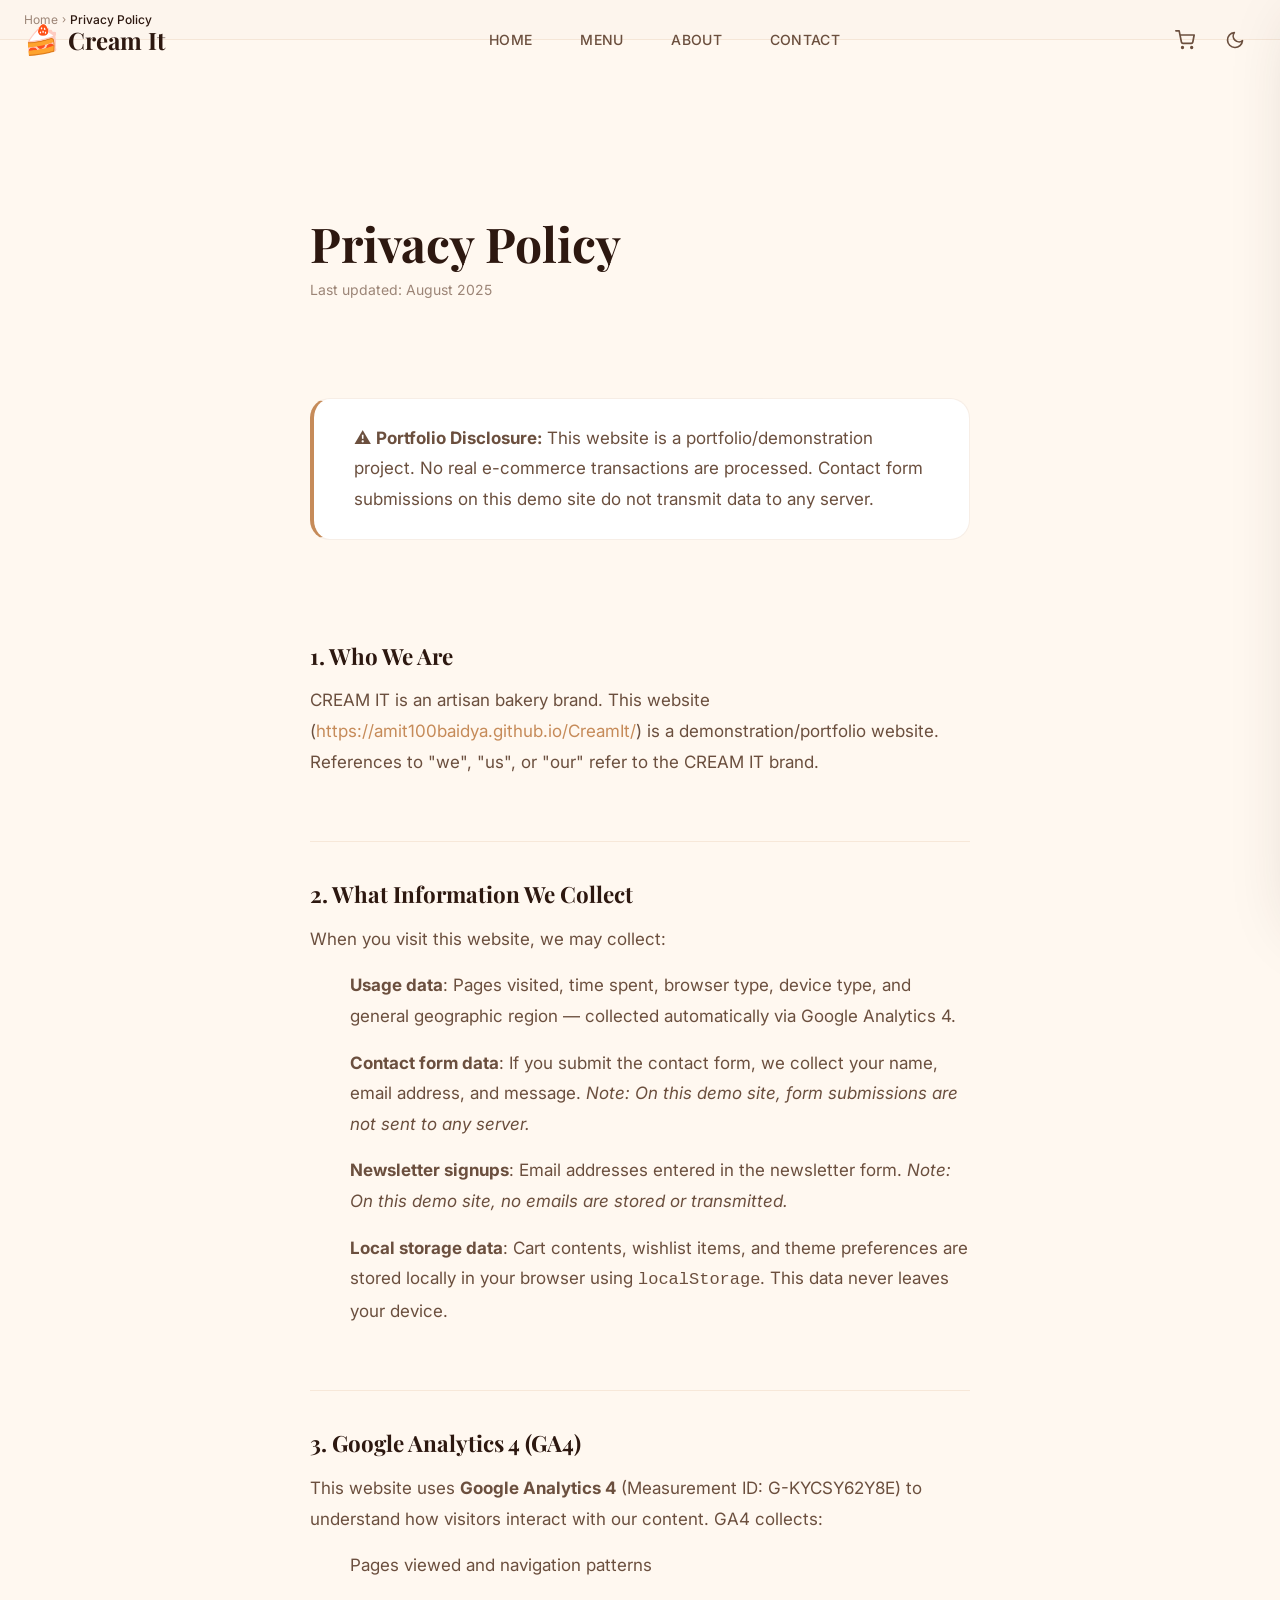
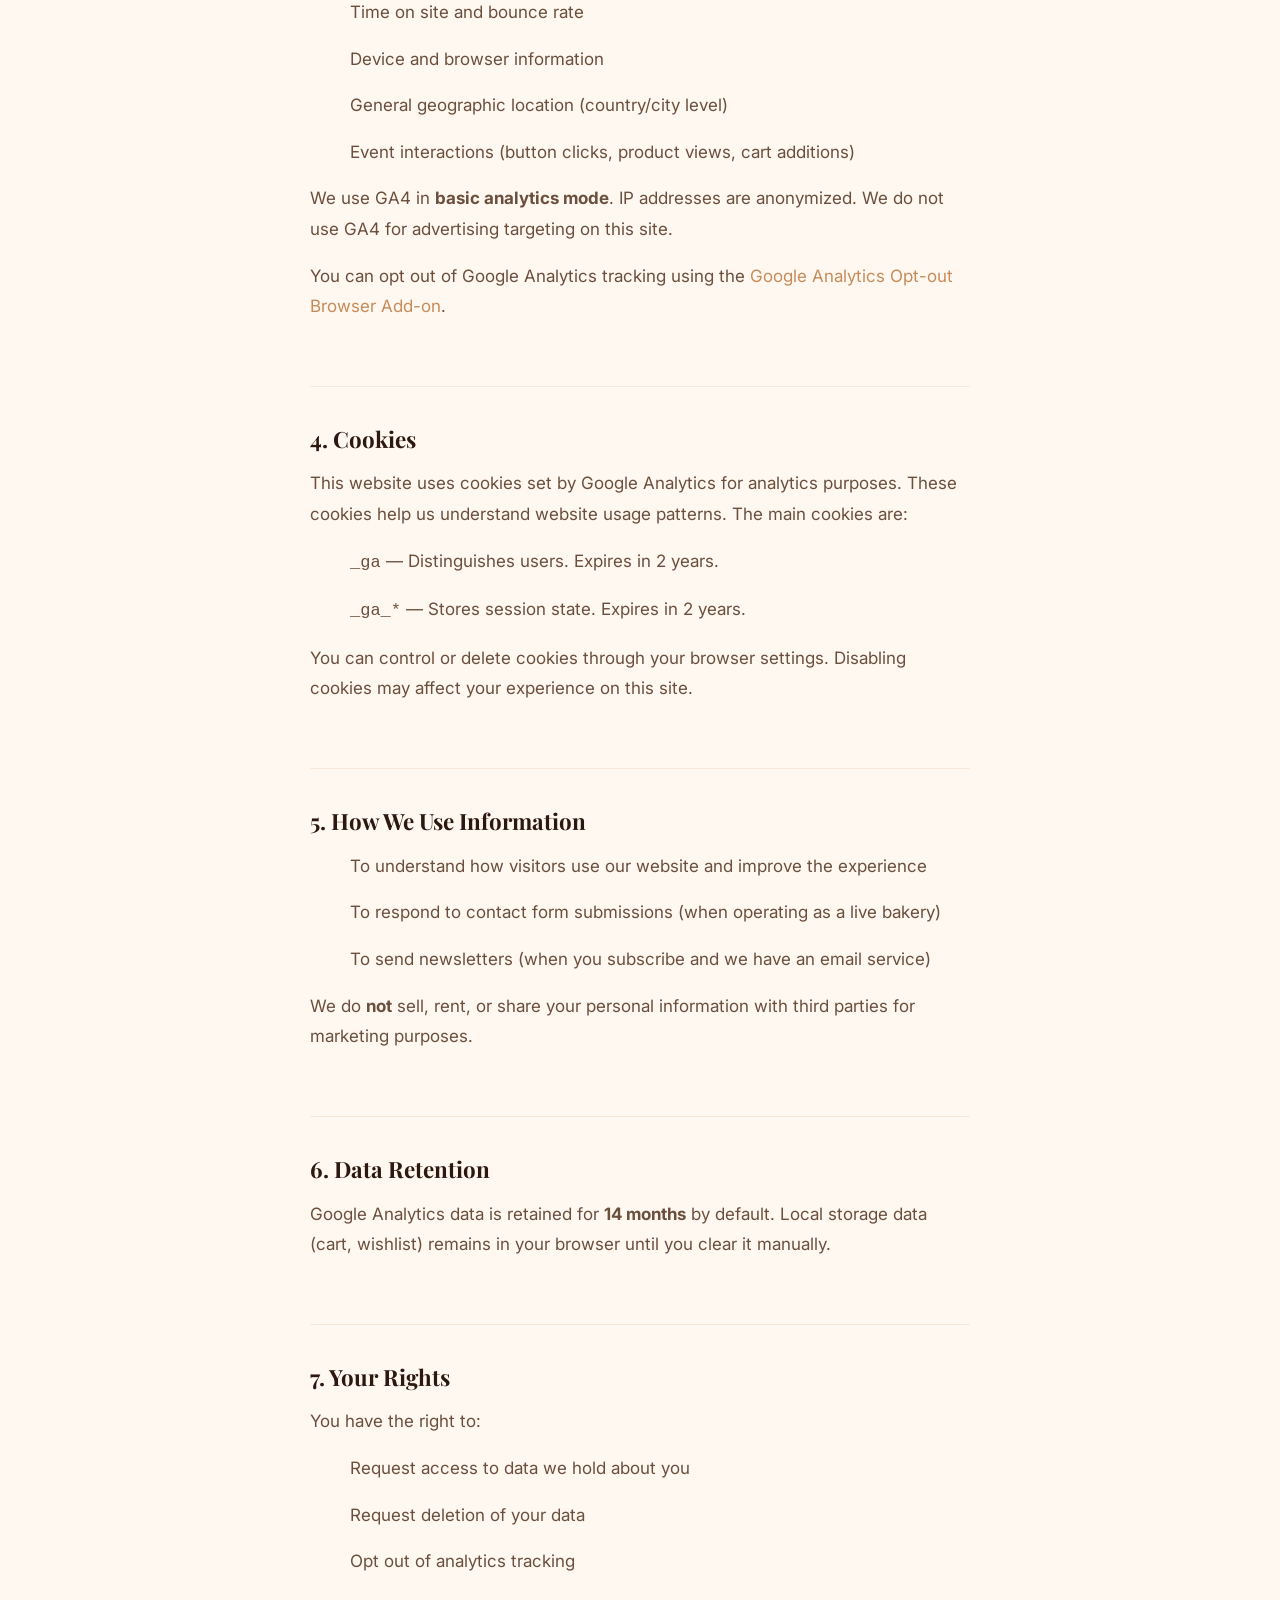
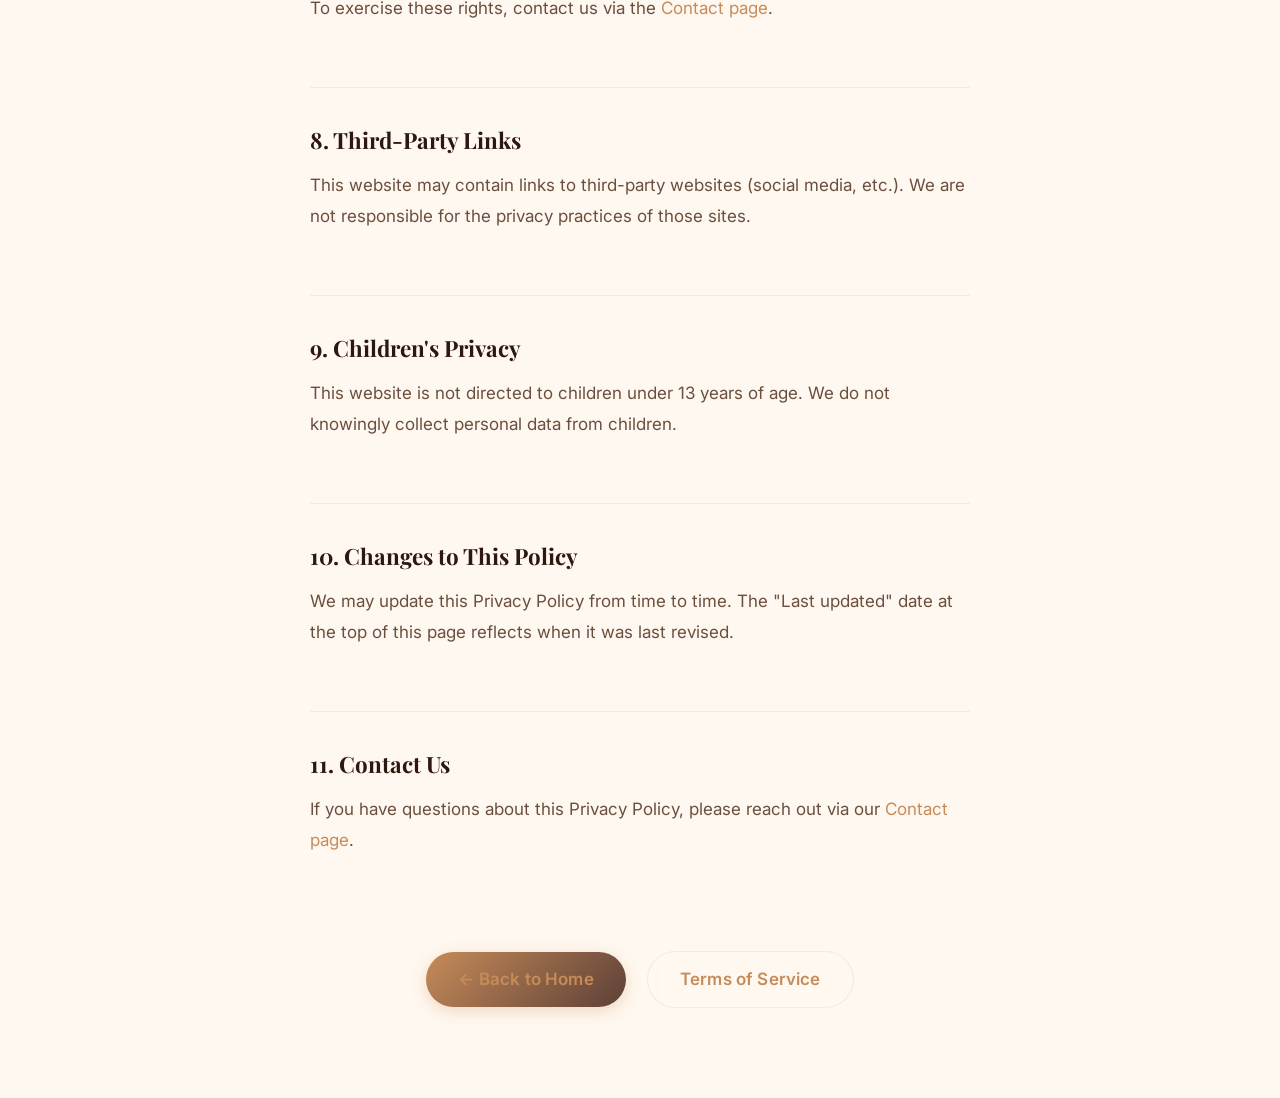
<file: privacy-policy.html>
<!DOCTYPE html>
<html lang="en">
<head>
    <meta charset="UTF-8">
    <meta name="viewport" content="width=device-width, initial-scale=1.0">
    <meta name="description" content="CREAM IT Bakery Privacy Policy — how we collect, use, and protect your personal information including Google Analytics cookies.">
    <title>Privacy Policy — CREAM IT Bakery</title>
    <link rel="canonical" href="https://amit100baidya.github.io/CreamIt/privacy-policy.html">
    <!-- Google tag (gtag.js) -->
    <script async src="https://www.googletagmanager.com/gtag/js?id=G-KYCSY62Y8E"></script>
    <script>
        window.dataLayer = window.dataLayer || [];
        function gtag(){dataLayer.push(arguments);}
        gtag('js', new Date());
        gtag('config', 'G-KYCSY62Y8E');
    </script>
    <link rel="stylesheet" href="style.css">
    <style>
        .legal-page { padding: calc(var(--nav-height,70px) + var(--space-2xl)) 0 var(--space-2xl); background: var(--bg-primary); }
        .legal-content { max-width: 740px; margin: 0 auto; padding: 0 var(--space-lg); }
        .legal-content h1 { font-family: var(--font-heading); font-size: clamp(2rem,4vw,3rem); color: var(--text-primary); margin-bottom: var(--space-xs); }
        .legal-content .last-updated { color: var(--text-muted); font-size: var(--fs-small); margin-bottom: var(--space-2xl); display: block; }
        .legal-content h2 { font-family: var(--font-heading); font-size: 1.4rem; color: var(--text-primary); margin: var(--space-xl) 0 var(--space-sm); padding-top: var(--space-lg); border-top: 1px solid var(--border); }
        .legal-content h2:first-of-type { border-top: none; }
        .legal-content p, .legal-content li { color: var(--text-secondary); line-height: 1.8; font-size: var(--fs-body); margin-bottom: var(--space-sm); }
        .legal-content ul { padding-left: var(--space-lg); }
        .legal-content a { color: var(--accent); }
        .legal-content .note-box { background: var(--bg-card); border: 1px solid var(--border); border-left: 4px solid var(--accent); border-radius: var(--radius-md); padding: var(--space-md) var(--space-lg); margin: var(--space-md) 0; }
        .legal-content .note-box p { margin: 0; }
    </style>
</head>
<body>
    <!-- ═══ Navbar ═══ -->
    <header class="nav nav--scrolled" id="main-nav">
        <div class="nav__inner">
            <a href="index.html" class="nav__logo"><span class="nav__logo-icon">🍰</span><span class="nav__logo-text">Cream It</span></a>
            <nav class="nav__menu" id="nav-menu">
                <ul class="nav__list">
                    <li><a href="index.html" class="nav__link">Home</a></li>
                    <li><a href="menu.html" class="nav__link">Menu</a></li>
                    <li><a href="about.html" class="nav__link">About</a></li>
                    <li><a href="contact.html" class="nav__link">Contact</a></li>
                </ul>
            </nav>
            <div class="nav__actions">
                <button class="nav__action-btn" id="cart-toggle" aria-label="Cart">
                    <svg viewBox="0 0 24 24"><circle cx="9" cy="21" r="1"/><circle cx="20" cy="21" r="1"/><path d="M1 1h4l2.68 13.39a2 2 0 0 0 2 1.61h9.72a2 2 0 0 0 2-1.61L23 6H6"/></svg>
                    <span class="nav__badge" id="cart-count">0</span>
                </button>
                <button class="nav__action-btn theme-toggle" id="theme-toggle" aria-label="Toggle dark mode">
                    <svg class="moon-icon" viewBox="0 0 24 24"><path d="M21 12.79A9 9 0 1 1 11.21 3 7 7 0 0 0 21 12.79z"/></svg>
                    <svg class="sun-icon" viewBox="0 0 24 24"><circle cx="12" cy="12" r="5"/><line x1="12" y1="1" x2="12" y2="3"/></svg>
                </button>
                <button class="nav__hamburger" id="nav-toggle" aria-label="Toggle menu"><span></span><span></span><span></span></button>
            </div>
        </div>
    </header>

    <!-- Breadcrumb -->
    <nav class="breadcrumb" aria-label="Breadcrumb">
        <div class="container">
            <ol class="breadcrumb__list">
                <li class="breadcrumb__item"><a href="index.html" class="breadcrumb__link">Home</a></li>
                <li class="breadcrumb__separator" aria-hidden="true">›</li>
                <li class="breadcrumb__item breadcrumb__item--active" aria-current="page">Privacy Policy</li>
            </ol>
        </div>
    </nav>

    <main class="legal-page" id="main-content">
        <div class="legal-content">
            <h1>Privacy Policy</h1>
            <span class="last-updated">Last updated: August 2025</span>

            <div class="note-box">
                <p>⚠️ <strong>Portfolio Disclosure:</strong> This website is a portfolio/demonstration project. No real e-commerce transactions are processed. Contact form submissions on this demo site do not transmit data to any server.</p>
            </div>

            <h2>1. Who We Are</h2>
            <p>CREAM IT is an artisan bakery brand. This website (<a href="https://amit100baidya.github.io/CreamIt/">https://amit100baidya.github.io/CreamIt/</a>) is a demonstration/portfolio website. References to "we", "us", or "our" refer to the CREAM IT brand.</p>

            <h2>2. What Information We Collect</h2>
            <p>When you visit this website, we may collect:</p>
            <ul>
                <li><strong>Usage data</strong>: Pages visited, time spent, browser type, device type, and general geographic region — collected automatically via Google Analytics 4.</li>
                <li><strong>Contact form data</strong>: If you submit the contact form, we collect your name, email address, and message. <em>Note: On this demo site, form submissions are not sent to any server.</em></li>
                <li><strong>Newsletter signups</strong>: Email addresses entered in the newsletter form. <em>Note: On this demo site, no emails are stored or transmitted.</em></li>
                <li><strong>Local storage data</strong>: Cart contents, wishlist items, and theme preferences are stored locally in your browser using <code>localStorage</code>. This data never leaves your device.</li>
            </ul>

            <h2>3. Google Analytics 4 (GA4)</h2>
            <p>This website uses <strong>Google Analytics 4</strong> (Measurement ID: G-KYCSY62Y8E) to understand how visitors interact with our content. GA4 collects:</p>
            <ul>
                <li>Pages viewed and navigation patterns</li>
                <li>Time on site and bounce rate</li>
                <li>Device and browser information</li>
                <li>General geographic location (country/city level)</li>
                <li>Event interactions (button clicks, product views, cart additions)</li>
            </ul>
            <p>We use GA4 in <strong>basic analytics mode</strong>. IP addresses are anonymized. We do not use GA4 for advertising targeting on this site.</p>
            <p>You can opt out of Google Analytics tracking using the <a href="https://tools.google.com/dlpage/gaoptout" target="_blank" rel="noopener">Google Analytics Opt-out Browser Add-on</a>.</p>

            <h2>4. Cookies</h2>
            <p>This website uses cookies set by Google Analytics for analytics purposes. These cookies help us understand website usage patterns. The main cookies are:</p>
            <ul>
                <li><code>_ga</code> — Distinguishes users. Expires in 2 years.</li>
                <li><code>_ga_*</code> — Stores session state. Expires in 2 years.</li>
            </ul>
            <p>You can control or delete cookies through your browser settings. Disabling cookies may affect your experience on this site.</p>

            <h2>5. How We Use Information</h2>
            <ul>
                <li>To understand how visitors use our website and improve the experience</li>
                <li>To respond to contact form submissions (when operating as a live bakery)</li>
                <li>To send newsletters (when you subscribe and we have an email service)</li>
            </ul>
            <p>We do <strong>not</strong> sell, rent, or share your personal information with third parties for marketing purposes.</p>

            <h2>6. Data Retention</h2>
            <p>Google Analytics data is retained for <strong>14 months</strong> by default. Local storage data (cart, wishlist) remains in your browser until you clear it manually.</p>

            <h2>7. Your Rights</h2>
            <p>You have the right to:</p>
            <ul>
                <li>Request access to data we hold about you</li>
                <li>Request deletion of your data</li>
                <li>Opt out of analytics tracking</li>
            </ul>
            <p>To exercise these rights, contact us via the <a href="contact.html">Contact page</a>.</p>

            <h2>8. Third-Party Links</h2>
            <p>This website may contain links to third-party websites (social media, etc.). We are not responsible for the privacy practices of those sites.</p>

            <h2>9. Children's Privacy</h2>
            <p>This website is not directed to children under 13 years of age. We do not knowingly collect personal data from children.</p>

            <h2>10. Changes to This Policy</h2>
            <p>We may update this Privacy Policy from time to time. The "Last updated" date at the top of this page reflects when it was last revised.</p>

            <h2>11. Contact Us</h2>
            <p>If you have questions about this Privacy Policy, please reach out via our <a href="contact.html">Contact page</a>.</p>

            <div style="margin-top:var(--space-2xl); text-align:center;">
                <a href="index.html" class="btn btn--primary">← Back to Home</a>
                <a href="terms.html" class="btn btn--ghost" style="margin-left:var(--space-sm);">Terms of Service</a>
            </div>
        </div>
    </main>

    <!-- Cart Sidebar (minimal) -->
    <div class="cart-sidebar" id="cart-sidebar">
        <div class="cart-sidebar__header">
            <h3 class="cart-sidebar__title">Your Cart 🛒</h3>
            <button class="cart-sidebar__close nav__action-btn" onclick="Cart.toggleSidebar()">
                <svg viewBox="0 0 24 24"><line x1="18" y1="6" x2="6" y2="18"/><line x1="6" y1="6" x2="18" y2="18"/></svg>
            </button>
        </div>
        <div class="cart-sidebar__items"><div class="cart-empty"><div class="cart-empty__icon">🛒</div><p>Your cart is empty</p></div></div>
        <div class="cart-sidebar__footer">
            <div class="cart-sidebar__total"><span class="cart-sidebar__total-label">Total</span><span class="cart-sidebar__total-value">₹0</span></div>
            <button class="btn btn--primary" style="width:100%;" onclick="Toast.show('Checkout coming soon!', 'info')">Checkout</button>
        </div>
    </div>

    <script src="app.js"></script>
    <script src="features.js"></script>
</body>
</html>
</file>
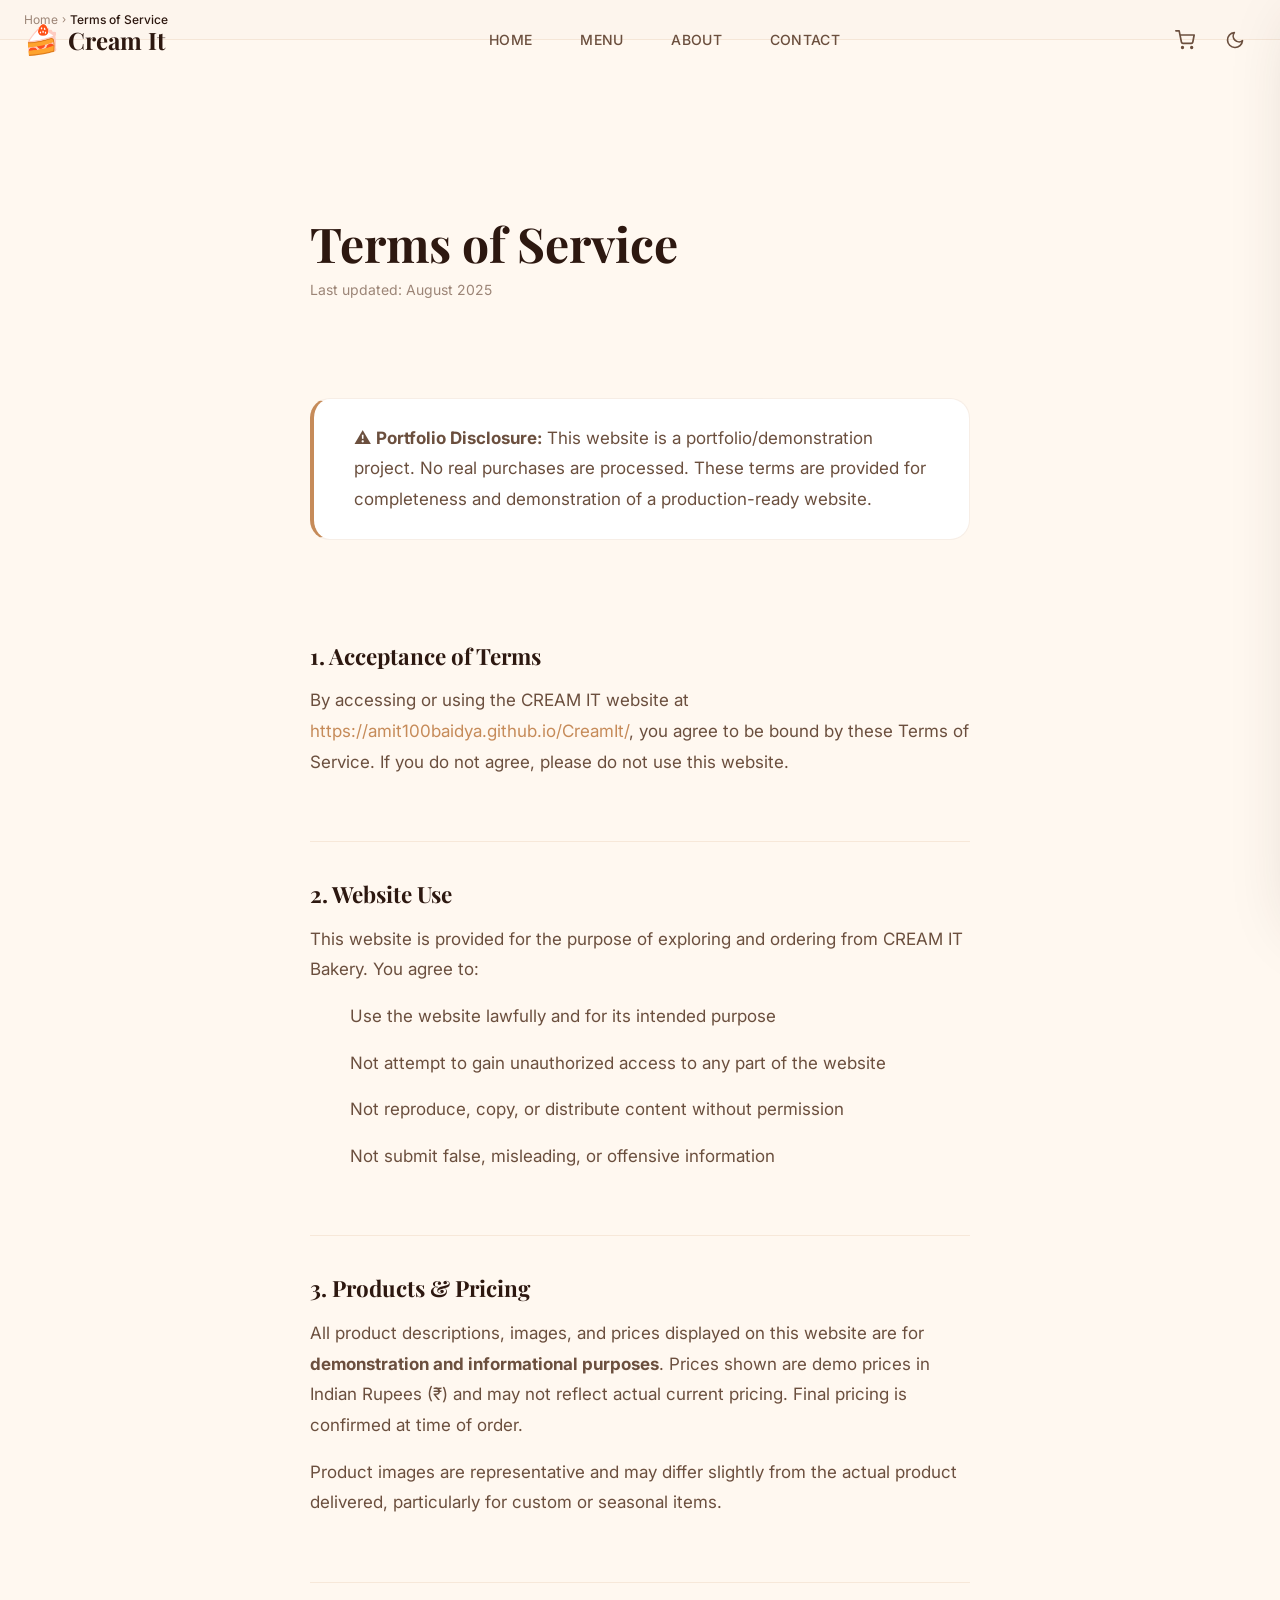
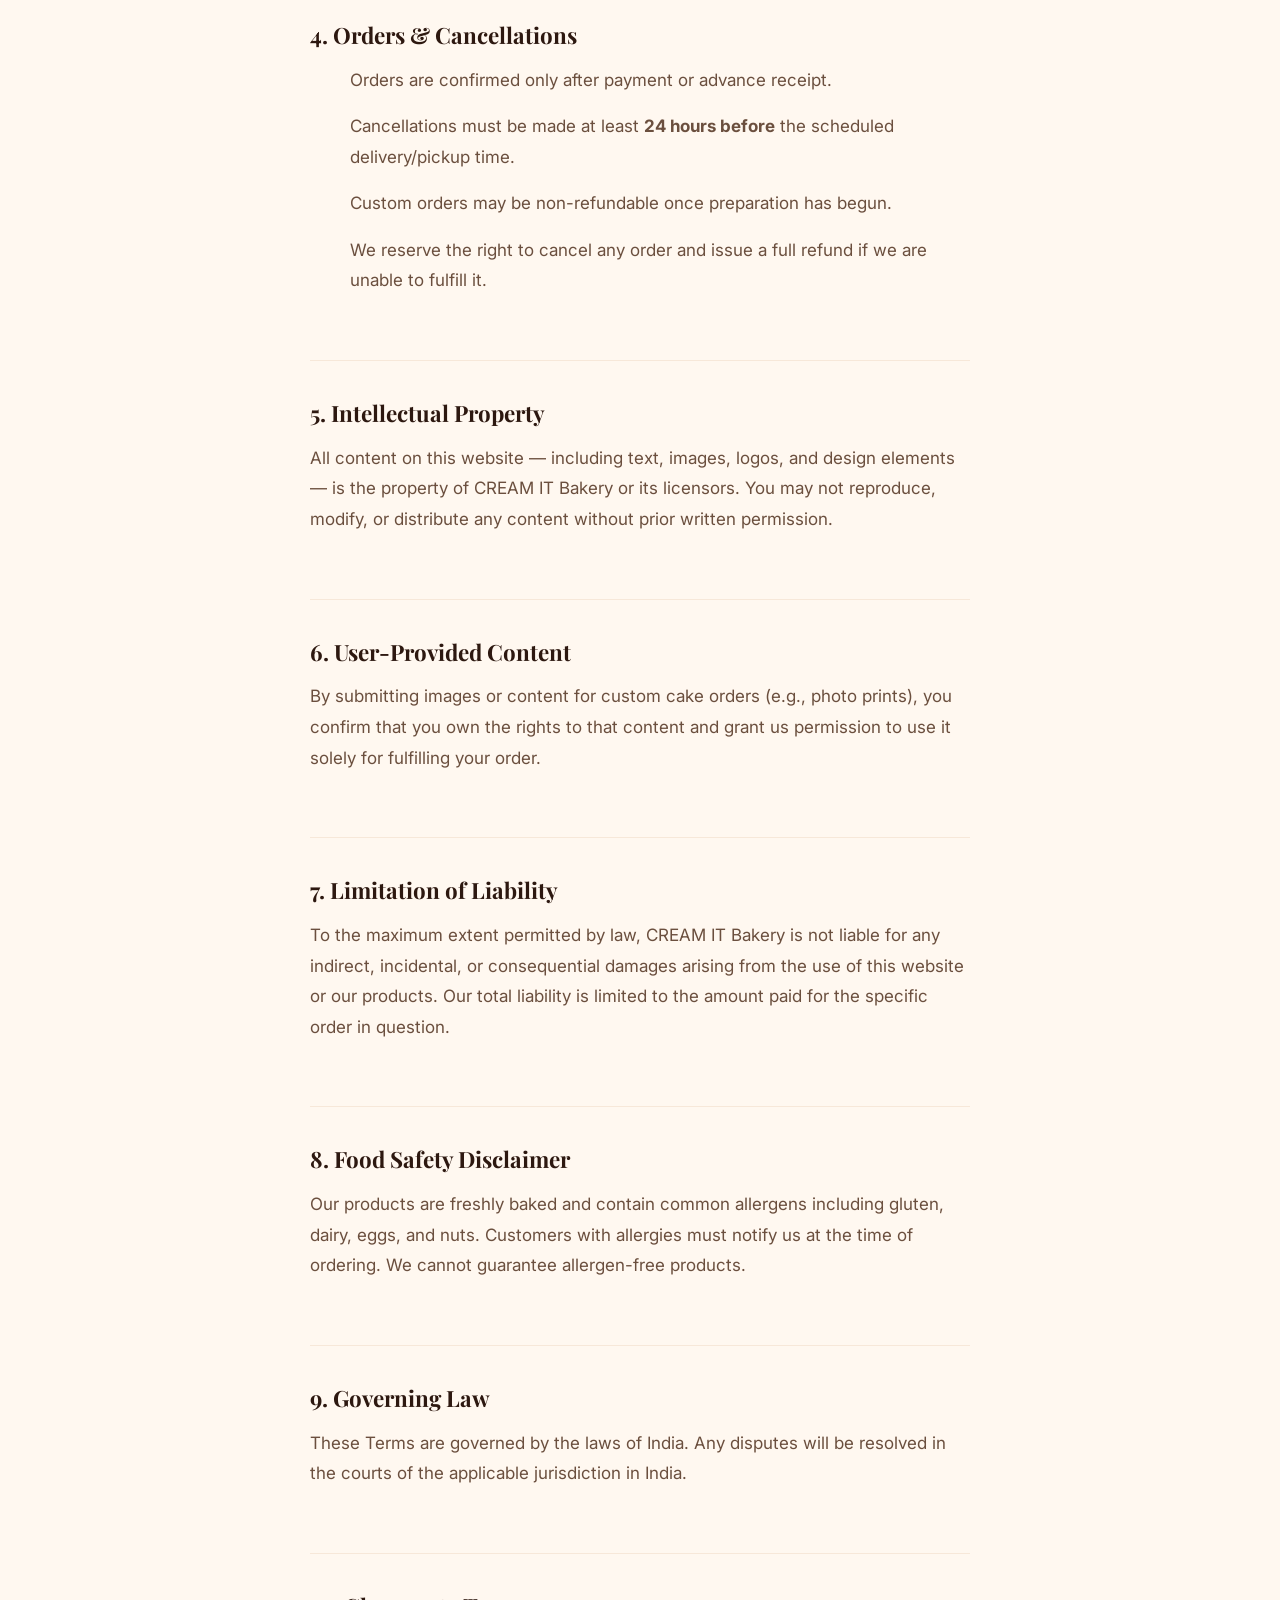
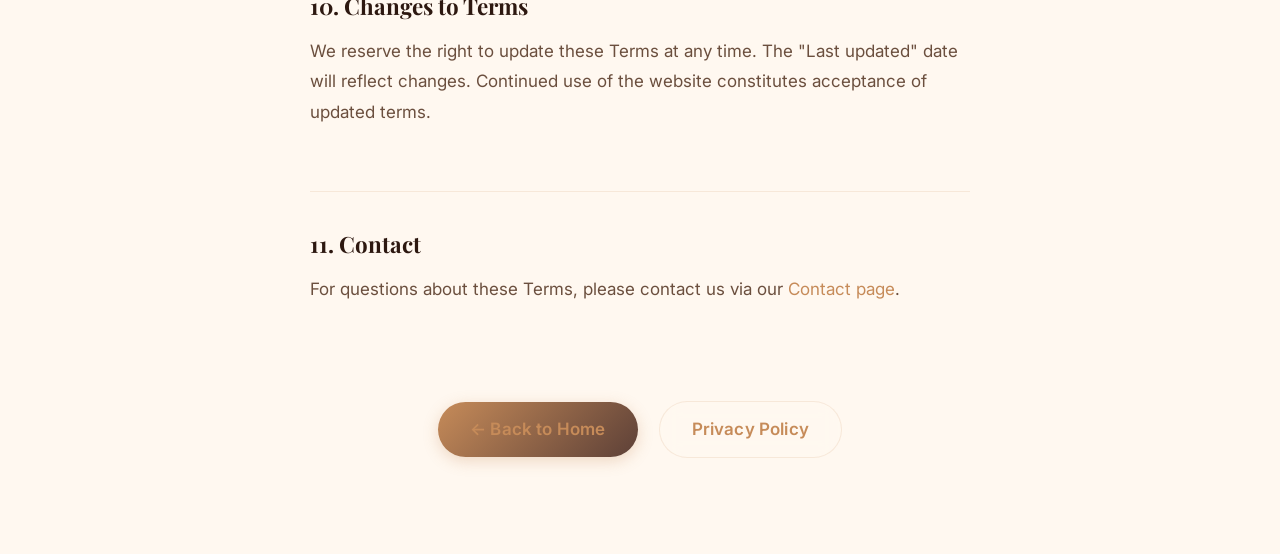
<file: terms.html>
<!DOCTYPE html>
<html lang="en">
<head>
    <meta charset="UTF-8">
    <meta name="viewport" content="width=device-width, initial-scale=1.0">
    <meta name="description" content="CREAM IT Bakery Terms of Service — terms and conditions for using our website and placing orders.">
    <title>Terms of Service — CREAM IT Bakery</title>
    <link rel="canonical" href="https://amit100baidya.github.io/CreamIt/terms.html">
    <!-- Google tag (gtag.js) -->
    <script async src="https://www.googletagmanager.com/gtag/js?id=G-KYCSY62Y8E"></script>
    <script>
        window.dataLayer = window.dataLayer || [];
        function gtag(){dataLayer.push(arguments);}
        gtag('js', new Date());
        gtag('config', 'G-KYCSY62Y8E');
    </script>
    <link rel="stylesheet" href="style.css">
    <style>
        .legal-page { padding: calc(var(--nav-height,70px) + var(--space-2xl)) 0 var(--space-2xl); background: var(--bg-primary); }
        .legal-content { max-width: 740px; margin: 0 auto; padding: 0 var(--space-lg); }
        .legal-content h1 { font-family: var(--font-heading); font-size: clamp(2rem,4vw,3rem); color: var(--text-primary); margin-bottom: var(--space-xs); }
        .legal-content .last-updated { color: var(--text-muted); font-size: var(--fs-small); margin-bottom: var(--space-2xl); display: block; }
        .legal-content h2 { font-family: var(--font-heading); font-size: 1.4rem; color: var(--text-primary); margin: var(--space-xl) 0 var(--space-sm); padding-top: var(--space-lg); border-top: 1px solid var(--border); }
        .legal-content h2:first-of-type { border-top: none; }
        .legal-content p, .legal-content li { color: var(--text-secondary); line-height: 1.8; font-size: var(--fs-body); margin-bottom: var(--space-sm); }
        .legal-content ul { padding-left: var(--space-lg); }
        .legal-content a { color: var(--accent); }
        .legal-content .note-box { background: var(--bg-card); border: 1px solid var(--border); border-left: 4px solid var(--accent); border-radius: var(--radius-md); padding: var(--space-md) var(--space-lg); margin: var(--space-md) 0; }
        .legal-content .note-box p { margin: 0; }
    </style>
</head>
<body>
    <!-- ═══ Navbar ═══ -->
    <header class="nav nav--scrolled" id="main-nav">
        <div class="nav__inner">
            <a href="index.html" class="nav__logo"><span class="nav__logo-icon">🍰</span><span class="nav__logo-text">Cream It</span></a>
            <nav class="nav__menu" id="nav-menu">
                <ul class="nav__list">
                    <li><a href="index.html" class="nav__link">Home</a></li>
                    <li><a href="menu.html" class="nav__link">Menu</a></li>
                    <li><a href="about.html" class="nav__link">About</a></li>
                    <li><a href="contact.html" class="nav__link">Contact</a></li>
                </ul>
            </nav>
            <div class="nav__actions">
                <button class="nav__action-btn" id="cart-toggle" aria-label="Cart">
                    <svg viewBox="0 0 24 24"><circle cx="9" cy="21" r="1"/><circle cx="20" cy="21" r="1"/><path d="M1 1h4l2.68 13.39a2 2 0 0 0 2 1.61h9.72a2 2 0 0 0 2-1.61L23 6H6"/></svg>
                    <span class="nav__badge" id="cart-count">0</span>
                </button>
                <button class="nav__action-btn theme-toggle" id="theme-toggle" aria-label="Toggle dark mode">
                    <svg class="moon-icon" viewBox="0 0 24 24"><path d="M21 12.79A9 9 0 1 1 11.21 3 7 7 0 0 0 21 12.79z"/></svg>
                    <svg class="sun-icon" viewBox="0 0 24 24"><circle cx="12" cy="12" r="5"/></svg>
                </button>
                <button class="nav__hamburger" id="nav-toggle" aria-label="Toggle menu"><span></span><span></span><span></span></button>
            </div>
        </div>
    </header>

    <nav class="breadcrumb" aria-label="Breadcrumb">
        <div class="container">
            <ol class="breadcrumb__list">
                <li class="breadcrumb__item"><a href="index.html" class="breadcrumb__link">Home</a></li>
                <li class="breadcrumb__separator" aria-hidden="true">›</li>
                <li class="breadcrumb__item breadcrumb__item--active" aria-current="page">Terms of Service</li>
            </ol>
        </div>
    </nav>

    <main class="legal-page" id="main-content">
        <div class="legal-content">
            <h1>Terms of Service</h1>
            <span class="last-updated">Last updated: August 2025</span>

            <div class="note-box">
                <p>⚠️ <strong>Portfolio Disclosure:</strong> This website is a portfolio/demonstration project. No real purchases are processed. These terms are provided for completeness and demonstration of a production-ready website.</p>
            </div>

            <h2>1. Acceptance of Terms</h2>
            <p>By accessing or using the CREAM IT website at <a href="https://amit100baidya.github.io/CreamIt/">https://amit100baidya.github.io/CreamIt/</a>, you agree to be bound by these Terms of Service. If you do not agree, please do not use this website.</p>

            <h2>2. Website Use</h2>
            <p>This website is provided for the purpose of exploring and ordering from CREAM IT Bakery. You agree to:</p>
            <ul>
                <li>Use the website lawfully and for its intended purpose</li>
                <li>Not attempt to gain unauthorized access to any part of the website</li>
                <li>Not reproduce, copy, or distribute content without permission</li>
                <li>Not submit false, misleading, or offensive information</li>
            </ul>

            <h2>3. Products & Pricing</h2>
            <p>All product descriptions, images, and prices displayed on this website are for <strong>demonstration and informational purposes</strong>. Prices shown are demo prices in Indian Rupees (₹) and may not reflect actual current pricing. Final pricing is confirmed at time of order.</p>
            <p>Product images are representative and may differ slightly from the actual product delivered, particularly for custom or seasonal items.</p>

            <h2>4. Orders & Cancellations</h2>
            <ul>
                <li>Orders are confirmed only after payment or advance receipt.</li>
                <li>Cancellations must be made at least <strong>24 hours before</strong> the scheduled delivery/pickup time.</li>
                <li>Custom orders may be non-refundable once preparation has begun.</li>
                <li>We reserve the right to cancel any order and issue a full refund if we are unable to fulfill it.</li>
            </ul>

            <h2>5. Intellectual Property</h2>
            <p>All content on this website — including text, images, logos, and design elements — is the property of CREAM IT Bakery or its licensors. You may not reproduce, modify, or distribute any content without prior written permission.</p>

            <h2>6. User-Provided Content</h2>
            <p>By submitting images or content for custom cake orders (e.g., photo prints), you confirm that you own the rights to that content and grant us permission to use it solely for fulfilling your order.</p>

            <h2>7. Limitation of Liability</h2>
            <p>To the maximum extent permitted by law, CREAM IT Bakery is not liable for any indirect, incidental, or consequential damages arising from the use of this website or our products. Our total liability is limited to the amount paid for the specific order in question.</p>

            <h2>8. Food Safety Disclaimer</h2>
            <p>Our products are freshly baked and contain common allergens including gluten, dairy, eggs, and nuts. Customers with allergies must notify us at the time of ordering. We cannot guarantee allergen-free products.</p>

            <h2>9. Governing Law</h2>
            <p>These Terms are governed by the laws of India. Any disputes will be resolved in the courts of the applicable jurisdiction in India.</p>

            <h2>10. Changes to Terms</h2>
            <p>We reserve the right to update these Terms at any time. The "Last updated" date will reflect changes. Continued use of the website constitutes acceptance of updated terms.</p>

            <h2>11. Contact</h2>
            <p>For questions about these Terms, please contact us via our <a href="contact.html">Contact page</a>.</p>

            <div style="margin-top:var(--space-2xl); text-align:center;">
                <a href="index.html" class="btn btn--primary">← Back to Home</a>
                <a href="privacy-policy.html" class="btn btn--ghost" style="margin-left:var(--space-sm);">Privacy Policy</a>
            </div>
        </div>
    </main>

    <div class="cart-sidebar" id="cart-sidebar">
        <div class="cart-sidebar__header">
            <h3 class="cart-sidebar__title">Your Cart 🛒</h3>
            <button class="cart-sidebar__close nav__action-btn" onclick="Cart.toggleSidebar()">
                <svg viewBox="0 0 24 24"><line x1="18" y1="6" x2="6" y2="18"/><line x1="6" y1="6" x2="18" y2="18"/></svg>
            </button>
        </div>
        <div class="cart-sidebar__items"><div class="cart-empty"><div class="cart-empty__icon">🛒</div><p>Your cart is empty</p></div></div>
        <div class="cart-sidebar__footer">
            <div class="cart-sidebar__total"><span class="cart-sidebar__total-label">Total</span><span class="cart-sidebar__total-value">₹0</span></div>
            <button class="btn btn--primary" style="width:100%;" onclick="Toast.show('Checkout coming soon!', 'info')">Checkout</button>
        </div>
    </div>

    <script src="app.js"></script>
    <script src="features.js"></script>
</body>
</html>
</file>
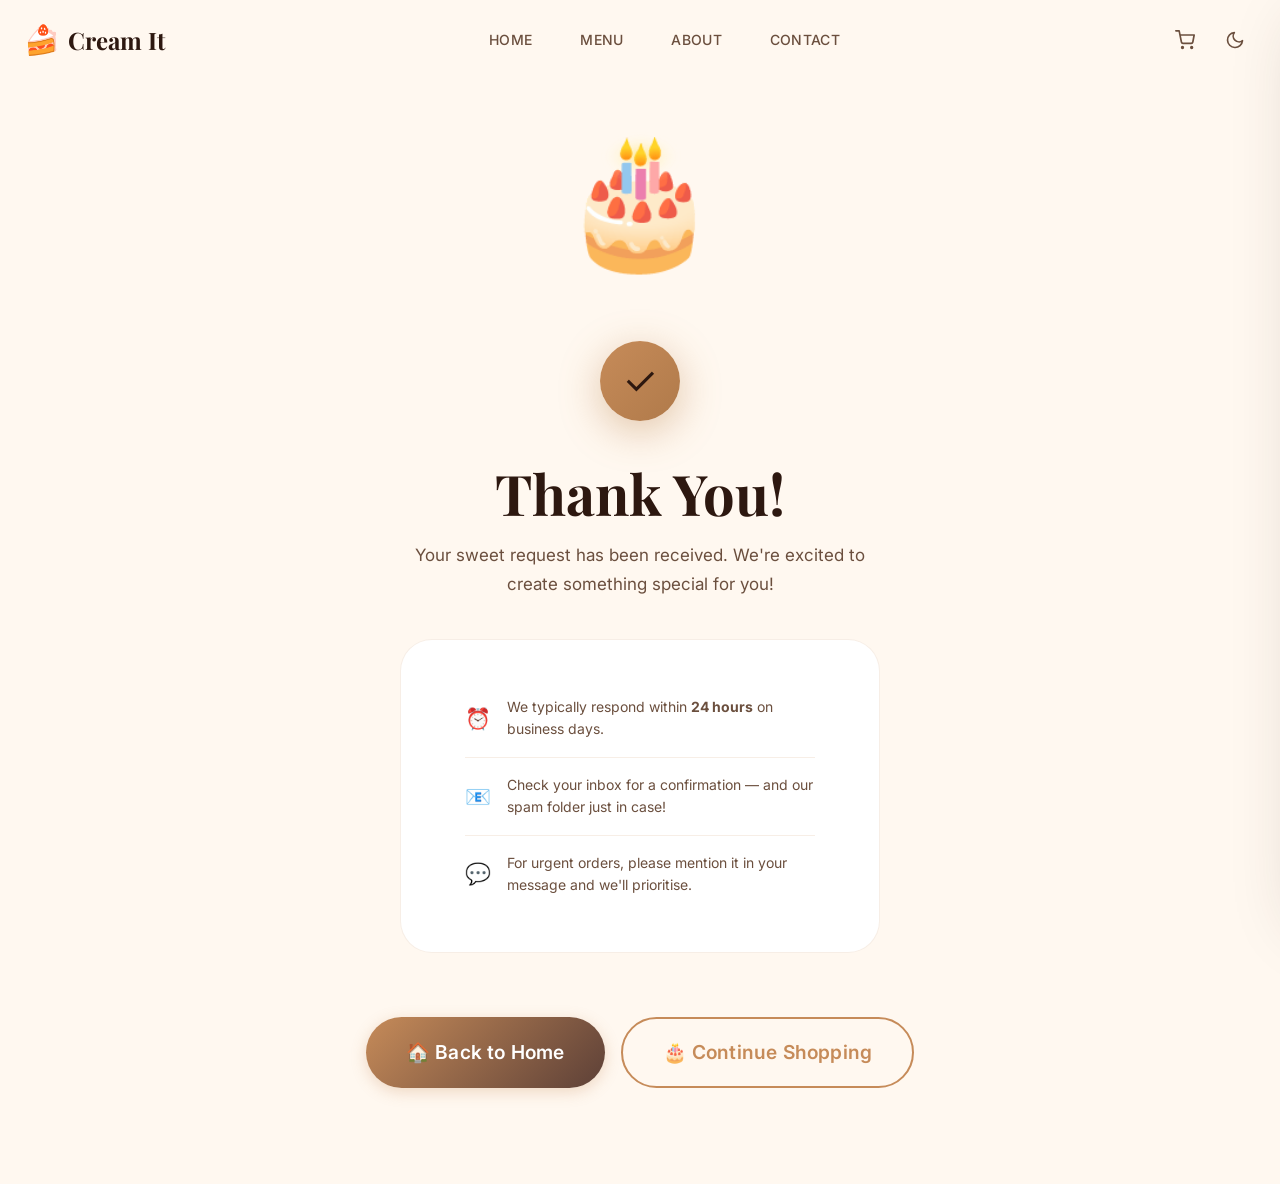
<file: thank-you.html>
<!DOCTYPE html>
<html lang="en">
<head>
    <meta charset="UTF-8">
    <meta name="viewport" content="width=device-width, initial-scale=1.0">
    <title>Thank You — CREAM IT Bakery</title>
    <meta name="description" content="Thank you for reaching out to CREAM IT Bakery! We'll get back to you within 24 hours.">
    <meta name="robots" content="noindex">
    <!-- Google tag (gtag.js) -->
    <script async src="https://www.googletagmanager.com/gtag/js?id=G-KYCSY62Y8E"></script>
    <script>
        window.dataLayer = window.dataLayer || [];
        function gtag(){dataLayer.push(arguments);}
        gtag('js', new Date());
        gtag('config', 'G-KYCSY62Y8E');
    </script>
    <link rel="stylesheet" href="style.css">
    <style>
        .thankyou-page {
            min-height: 100vh;
            display: flex;
            flex-direction: column;
            align-items: center;
            justify-content: center;
            text-align: center;
            padding: var(--space-2xl) var(--space-lg);
            background: var(--bg-primary);
        }
        .thankyou__icon {
            font-size: clamp(4rem, 12vw, 8rem);
            animation: popIn 0.6s cubic-bezier(0.34, 1.56, 0.64, 1) forwards;
            margin-bottom: var(--space-lg);
        }
        @keyframes popIn {
            0%   { transform: scale(0) rotate(-20deg); opacity: 0; }
            100% { transform: scale(1) rotate(0deg); opacity: 1; }
        }
        .thankyou__checkmark {
            width: 80px;
            height: 80px;
            border-radius: 50%;
            background: linear-gradient(135deg, var(--accent), var(--accent-hover));
            display: flex;
            align-items: center;
            justify-content: center;
            margin: 0 auto var(--space-lg);
            font-size: 2.5rem;
            animation: popIn 0.6s cubic-bezier(0.34, 1.56, 0.64, 1) 0.2s both;
            box-shadow: 0 10px 40px rgba(var(--accent-rgb, 180, 120, 60), 0.4);
        }
        .thankyou__title {
            font-family: var(--font-heading);
            font-size: clamp(2rem, 5vw, 3.5rem);
            color: var(--text-primary);
            margin: 0 0 var(--space-sm);
            animation: fadeUp 0.5s ease 0.4s both;
        }
        .thankyou__subtitle {
            font-size: var(--fs-body);
            color: var(--text-secondary);
            max-width: 500px;
            margin: 0 auto var(--space-lg);
            line-height: 1.7;
            animation: fadeUp 0.5s ease 0.5s both;
        }
        @keyframes fadeUp {
            0%   { transform: translateY(20px); opacity: 0; }
            100% { transform: translateY(0); opacity: 1; }
        }
        .thankyou__info-box {
            background: var(--bg-card);
            border: 1px solid var(--border);
            border-radius: var(--radius-xl);
            padding: var(--space-lg) var(--space-xl);
            max-width: 480px;
            width: 100%;
            margin: 0 auto var(--space-xl);
            animation: fadeUp 0.5s ease 0.6s both;
        }
        .thankyou__info-row {
            display: flex;
            align-items: center;
            gap: var(--space-sm);
            padding: var(--space-sm) 0;
            border-bottom: 1px solid var(--border);
            text-align: left;
            font-size: var(--fs-small);
            color: var(--text-secondary);
        }
        .thankyou__info-row:last-child { border-bottom: none; }
        .thankyou__info-icon { font-size: 1.3rem; flex-shrink: 0; }
        .thankyou__actions {
            display: flex;
            gap: var(--space-sm);
            flex-wrap: wrap;
            justify-content: center;
            animation: fadeUp 0.5s ease 0.7s both;
        }
        .thankyou__confetti {
            position: fixed;
            top: 0; left: 0; right: 0; bottom: 0;
            pointer-events: none;
            overflow: hidden;
            z-index: 0;
        }
        .confetti-piece {
            position: absolute;
            top: -20px;
            width: 10px;
            height: 10px;
            border-radius: 2px;
            animation: confettiFall linear forwards;
        }
        @keyframes confettiFall {
            to { transform: translateY(105vh) rotate(720deg); opacity: 0; }
        }
    </style>
</head>
<body>

    <!-- Confetti -->
    <div class="thankyou__confetti" id="confetti-container" aria-hidden="true"></div>

    <!-- ═══ Navbar ═══ -->
    <header class="nav nav--scrolled" id="main-nav">
        <div class="nav__inner">
            <a href="index.html" class="nav__logo">
                <span class="nav__logo-icon">🍰</span>
                <span class="nav__logo-text">Cream It</span>
            </a>
            <nav class="nav__menu" id="nav-menu">
                <ul class="nav__list">
                    <li><a href="index.html" class="nav__link">Home</a></li>
                    <li><a href="menu.html" class="nav__link">Menu</a></li>
                    <li><a href="about.html" class="nav__link">About</a></li>
                    <li><a href="contact.html" class="nav__link">Contact</a></li>
                </ul>
            </nav>
            <div class="nav__actions">
                <button class="nav__action-btn" id="cart-toggle" aria-label="Cart">
                    <svg viewBox="0 0 24 24"><circle cx="9" cy="21" r="1"/><circle cx="20" cy="21" r="1"/><path d="M1 1h4l2.68 13.39a2 2 0 0 0 2 1.61h9.72a2 2 0 0 0 2-1.61L23 6H6"/></svg>
                    <span class="nav__badge" id="cart-count">0</span>
                </button>
                <button class="nav__action-btn theme-toggle" id="theme-toggle" aria-label="Toggle dark mode">
                    <svg class="moon-icon" viewBox="0 0 24 24"><path d="M21 12.79A9 9 0 1 1 11.21 3 7 7 0 0 0 21 12.79z"/></svg>
                    <svg class="sun-icon" viewBox="0 0 24 24"><circle cx="12" cy="12" r="5"/><line x1="12" y1="1" x2="12" y2="3"/><line x1="12" y1="21" x2="12" y2="23"/><line x1="4.22" y1="4.22" x2="5.64" y2="5.64"/></svg>
                </button>
                <button class="nav__hamburger" id="nav-toggle" aria-label="Toggle menu">
                    <span></span><span></span><span></span>
                </button>
            </div>
        </div>
    </header>

    <!-- ═══ Thank You Content ═══ -->
    <main class="thankyou-page" id="main-content">
        <div class="thankyou__icon" aria-hidden="true">🎂</div>
        <div class="thankyou__checkmark" aria-hidden="true">✓</div>
        <h1 class="thankyou__title">Thank You!</h1>
        <p class="thankyou__subtitle" id="thankyou-message">Your sweet request has been received. We're excited to create something special for you!</p>

        <div class="thankyou__info-box">
            <div class="thankyou__info-row">
                <span class="thankyou__info-icon">⏰</span>
                <span>We typically respond within <strong>24 hours</strong> on business days.</span>
            </div>
            <div class="thankyou__info-row">
                <span class="thankyou__info-icon">📧</span>
                <span>Check your inbox for a confirmation — and our spam folder just in case!</span>
            </div>
            <div class="thankyou__info-row">
                <span class="thankyou__info-icon">💬</span>
                <span>For urgent orders, please mention it in your message and we'll prioritise.</span>
            </div>
        </div>

        <div class="thankyou__actions">
            <a href="index.html" class="btn btn--primary btn--lg">🏠 Back to Home</a>
            <a href="menu.html" class="btn btn--secondary btn--lg">🎂 Continue Shopping</a>
        </div>
    </main>

    <!-- Cart Sidebar -->
    <div class="cart-sidebar" id="cart-sidebar">
        <div class="cart-sidebar__header">
            <h3 class="cart-sidebar__title">Your Cart 🛒</h3>
            <button class="cart-sidebar__close nav__action-btn" onclick="Cart.toggleSidebar()">
                <svg viewBox="0 0 24 24"><line x1="18" y1="6" x2="6" y2="18"/><line x1="6" y1="6" x2="18" y2="18"/></svg>
            </button>
        </div>
        <div class="cart-sidebar__items">
            <div class="cart-empty"><div class="cart-empty__icon">🛒</div><p>Your cart is empty</p></div>
        </div>
        <div class="cart-sidebar__footer">
            <div class="cart-sidebar__total">
                <span class="cart-sidebar__total-label">Total</span>
                <span class="cart-sidebar__total-value">₹0</span>
            </div>
            <button class="btn btn--primary" style="width:100%;" onclick="Toast.show('Checkout coming soon!', 'info')">Checkout</button>
        </div>
    </div>

    <script src="app.js"></script>
    <script src="features.js"></script>
    <script>
        // Read URL param for custom message
        const params = new URLSearchParams(window.location.search);
        const type = params.get('type');
        const msgEl = document.getElementById('thankyou-message');
        if (type === 'newsletter') {
            msgEl.textContent = "You're now subscribed! Get ready for exclusive deals, new flavors, and bakery news delivered fresh to your inbox.";
        } else if (type === 'order') {
            msgEl.textContent = "Your order request has been received! Our team will review it and confirm the details with you shortly.";
        }

        // Confetti
        function spawnConfetti() {
            const container = document.getElementById('confetti-container');
            const colors = ['#B47A3C', '#E8C4A0', '#8B4513', '#F4E1C8', '#FF6B9D', '#FFD700'];
            for (let i = 0; i < 60; i++) {
                const piece = document.createElement('div');
                piece.className = 'confetti-piece';
                piece.style.cssText = `
                    left: ${Math.random() * 100}%;
                    background: ${colors[Math.floor(Math.random() * colors.length)]};
                    width: ${6 + Math.random() * 8}px;
                    height: ${6 + Math.random() * 8}px;
                    border-radius: ${Math.random() > 0.5 ? '50%' : '2px'};
                    animation-duration: ${1.5 + Math.random() * 2}s;
                    animation-delay: ${Math.random() * 1}s;
                `;
                container.appendChild(piece);
            }
        }
        spawnConfetti();

        // GA4
        if (typeof gtag !== 'undefined') {
            gtag('event', 'form_submission_complete', { form_type: type || 'contact' });
        }
    </script>
</body>
</html>
</file>
<file: style.css>
/* ===== GOOGLE FONTS ===== */
@import url('https://fonts.googleapis.com/css2?family=Inter:wght@300;400;500;600;700&family=Playfair+Display:ital,wght@0,400;0,500;0,600;0,700;1,400&display=swap');

/* ===== CSS CUSTOM PROPERTIES ===== */
:root {
  /* Colors — Light Mode */
  --bg-primary: #FFF8F0;
  --bg-secondary: #FDF5ED;
  --bg-card: #FFFFFF;
  --bg-hero-overlay: rgba(30, 15, 5, 0.5);
  --text-primary: #2D1810;
  --text-secondary: #6B4F3E;
  --text-muted: #9C8577;
  --text-on-dark: #FFFFFF;
  --accent: #C68B59;
  --accent-hover: #B07A4A;
  --accent-light: #F8E8D8;
  --chocolate: #3E2723;
  --chocolate-light: #5D4037;
  --gold: #D4A574;
  --pastel-pink: #F8E8E0;
  --pastel-peach: #FFDAB9;
  --success: #66BB6A;
  --error: #EF5350;
  --warning: #FFA726;
  --border: rgba(198, 139, 89, 0.15);
  --glass-bg: rgba(255, 248, 240, 0.72);
  --glass-border: rgba(255, 255, 255, 0.25);
  --glass-shadow: 0 8px 32px rgba(61, 39, 35, 0.12);
  --shadow-sm: 0 2px 8px rgba(61, 39, 35, 0.06);
  --shadow-md: 0 8px 24px rgba(61, 39, 35, 0.1);
  --shadow-lg: 0 16px 48px rgba(61, 39, 35, 0.14);
  --shadow-xl: 0 24px 64px rgba(61, 39, 35, 0.18);
  --overlay-bg: rgba(0, 0, 0, 0.6);

  /* Typography */
  --font-heading: 'Playfair Display', Georgia, serif;
  --font-body: 'Inter', -apple-system, BlinkMacSystemFont, sans-serif;
  --fs-hero: clamp(2.8rem, 6vw, 5.5rem);
  --fs-h1: clamp(2.2rem, 5vw, 4rem);
  --fs-h2: clamp(1.8rem, 4vw, 3rem);
  --fs-h3: clamp(1.2rem, 2.5vw, 1.6rem);
  --fs-body: 1.0625rem;
  --fs-body-lg: 1.2rem;
  --fs-small: 0.875rem;
  --fs-xs: 0.75rem;
  --lh-tight: 1.15;
  --lh-normal: 1.6;
  --lh-relaxed: 1.8;

  /* Spacing */
  --space-2xs: 0.25rem;
  --space-xs: 0.5rem;
  --space-sm: 1rem;
  --space-md: 1.5rem;
  --space-lg: 2.5rem;
  --space-xl: 4rem;
  --space-2xl: 6rem;
  --space-3xl: 8rem;
  --space-4xl: 10rem;

  /* Border Radius */
  --radius-sm: 12px;
  --radius-md: 20px;
  --radius-lg: 28px;
  --radius-xl: 32px;
  --radius-full: 9999px;

  /* Transitions */
  --ease-out: cubic-bezier(0.4, 0, 0.2, 1);
  --ease-bounce: cubic-bezier(0.34, 1.56, 0.64, 1);
  --ease-smooth: cubic-bezier(0.22, 1, 0.36, 1);
  --t-fast: 0.2s;
  --t-base: 0.35s;
  --t-slow: 0.5s;

  /* Layout */
  --container-max: 1280px;
  --container-narrow: 900px;
  --nav-height: 80px;
}

/* ===== DARK MODE ===== */
[data-theme="dark"] {
  --bg-primary: #1A1210;
  --bg-secondary: #231A15;
  --bg-card: #2D2118;
  --text-primary: #F5E6D8;
  --text-secondary: #C4A882;
  --text-muted: #8B7362;
  --accent: #D4A574;
  --accent-hover: #E0B68A;
  --accent-light: #3D2E22;
  --border: rgba(212, 165, 116, 0.15);
  --glass-bg: rgba(26, 18, 16, 0.78);
  --glass-border: rgba(255, 255, 255, 0.08);
  --glass-shadow: 0 8px 32px rgba(0, 0, 0, 0.35);
  --shadow-sm: 0 2px 8px rgba(0, 0, 0, 0.2);
  --shadow-md: 0 8px 24px rgba(0, 0, 0, 0.3);
  --shadow-lg: 0 16px 48px rgba(0, 0, 0, 0.35);
  --shadow-xl: 0 24px 64px rgba(0, 0, 0, 0.45);
  --overlay-bg: rgba(0, 0, 0, 0.75);
}

/* ===== RESET & BASE ===== */
*, *::before, *::after {
  margin: 0;
  padding: 0;
  box-sizing: border-box;
}

html {
  scroll-behavior: smooth;
  scroll-padding-top: var(--nav-height);
}

body {
  font-family: var(--font-body);
  font-size: var(--fs-body);
  line-height: var(--lh-normal);
  color: var(--text-primary);
  background-color: var(--bg-primary);
  overflow-x: hidden;
  -webkit-font-smoothing: antialiased;
  -moz-osx-font-smoothing: grayscale;
  transition: background-color var(--t-slow) var(--ease-out),
              color var(--t-slow) var(--ease-out);
}

body.no-scroll {
  overflow: hidden;
}

a {
  color: var(--accent);
  text-decoration: none;
  transition: color var(--t-fast) var(--ease-out);
}

a:hover { color: var(--accent-hover); }

img {
  max-width: 100%;
  height: auto;
  display: block;
}

button {
  font-family: var(--font-body);
  cursor: pointer;
  border: none;
  background: none;
  font-size: inherit;
  color: inherit;
}

ul { list-style: none; }

h1, h2, h3, h4, h5, h6 {
  font-family: var(--font-heading);
  line-height: var(--lh-tight);
  color: var(--text-primary);
}

::selection {
  background: var(--accent);
  color: white;
}

/* ===== UTILITIES ===== */
.container {
  width: 100%;
  max-width: var(--container-max);
  margin: 0 auto;
  padding: 0 var(--space-md);
}

.container--narrow {
  max-width: var(--container-narrow);
}

.section {
  padding: var(--space-3xl) 0;
}

.section__header {
  text-align: center;
  margin-bottom: var(--space-xl);
}

.section__title {
  font-size: var(--fs-h2);
  margin-bottom: var(--space-sm);
  color: var(--text-primary);
}

.section__subtitle {
  font-size: var(--fs-body-lg);
  color: var(--text-muted);
  max-width: 600px;
  margin: 0 auto;
  line-height: var(--lh-relaxed);
}

.sr-only {
  position: absolute;
  width: 1px;
  height: 1px;
  padding: 0;
  margin: -1px;
  overflow: hidden;
  clip: rect(0,0,0,0);
  white-space: nowrap;
  border: 0;
}

/* ===== ANIMATIONS ===== */
@keyframes fadeInUp {
  from { opacity: 0; transform: translateY(40px); }
  to   { opacity: 1; transform: translateY(0); }
}

@keyframes fadeInDown {
  from { opacity: 0; transform: translateY(-30px); }
  to   { opacity: 1; transform: translateY(0); }
}

@keyframes fadeIn {
  from { opacity: 0; }
  to   { opacity: 1; }
}

@keyframes scaleIn {
  from { opacity: 0; transform: scale(0.9); }
  to   { opacity: 1; transform: scale(1); }
}

@keyframes slideInLeft {
  from { opacity: 0; transform: translateX(-60px); }
  to   { opacity: 1; transform: translateX(0); }
}

@keyframes slideInRight {
  from { opacity: 0; transform: translateX(60px); }
  to   { opacity: 1; transform: translateX(0); }
}

@keyframes pulse {
  0%, 100% { transform: scale(1); }
  50%      { transform: scale(1.08); }
}

@keyframes float {
  0%, 100% { transform: translateY(0); }
  50%      { transform: translateY(-10px); }
}

@keyframes shimmer {
  0%   { background-position: -200% 0; }
  100% { background-position: 200% 0; }
}

@keyframes heartBeat {
  0%   { transform: scale(1); }
  15%  { transform: scale(1.3); }
  30%  { transform: scale(1); }
  45%  { transform: scale(1.15); }
  60%  { transform: scale(1); }
}

@keyframes ripple {
  to { transform: scale(4); opacity: 0; }
}

@keyframes bounceIn {
  0%   { opacity: 0; transform: scale(0.3); }
  50%  { transform: scale(1.05); }
  70%  { transform: scale(0.95); }
  100% { opacity: 1; transform: scale(1); }
}

@keyframes scrollDown {
  0%   { opacity: 1; transform: translateY(0); }
  75%  { opacity: 0; transform: translateY(16px); }
  100% { opacity: 0; transform: translateY(16px); }
}

@keyframes spin {
  to { transform: rotate(360deg); }
}

/* Scroll-triggered animation classes */
.reveal {
  opacity: 0;
  transform: translateY(40px);
  transition: opacity 0.8s var(--ease-smooth), transform 0.8s var(--ease-smooth);
}

.reveal.revealed {
  opacity: 1;
  transform: translateY(0);
}

.reveal-left {
  opacity: 0;
  transform: translateX(-60px);
  transition: opacity 0.8s var(--ease-smooth), transform 0.8s var(--ease-smooth);
}

.reveal-left.revealed {
  opacity: 1;
  transform: translateX(0);
}

.reveal-right {
  opacity: 0;
  transform: translateX(60px);
  transition: opacity 0.8s var(--ease-smooth), transform 0.8s var(--ease-smooth);
}

.reveal-right.revealed {
  opacity: 1;
  transform: translateX(0);
}

.reveal-scale {
  opacity: 0;
  transform: scale(0.85);
  transition: opacity 0.8s var(--ease-smooth), transform 0.8s var(--ease-smooth);
}

.reveal-scale.revealed {
  opacity: 1;
  transform: scale(1);
}

/* Stagger children */
.stagger-children .reveal:nth-child(1) { transition-delay: 0s; }
.stagger-children .reveal:nth-child(2) { transition-delay: 0.1s; }
.stagger-children .reveal:nth-child(3) { transition-delay: 0.2s; }
.stagger-children .reveal:nth-child(4) { transition-delay: 0.3s; }
.stagger-children .reveal:nth-child(5) { transition-delay: 0.4s; }
.stagger-children .reveal:nth-child(6) { transition-delay: 0.5s; }
.stagger-children .reveal:nth-child(7) { transition-delay: 0.6s; }
.stagger-children .reveal:nth-child(8) { transition-delay: 0.7s; }
.stagger-children .reveal:nth-child(9) { transition-delay: 0.8s; }

/* ===== SKELETON LOADER ===== */
.skeleton {
  background: linear-gradient(90deg,
    var(--bg-secondary) 25%,
    var(--accent-light) 50%,
    var(--bg-secondary) 75%);
  background-size: 400% 100%;
  animation: shimmer 1.5s ease-in-out infinite;
  border-radius: var(--radius-md);
}

.skeleton-text {
  height: 1em;
  margin-bottom: 0.5em;
  border-radius: 6px;
}

.skeleton-text:last-child {
  width: 60%;
}

.skeleton-img {
  height: 200px;
  border-radius: var(--radius-md);
}

.skeleton-card {
  padding: var(--space-md);
  border-radius: var(--radius-lg);
}

/* ===== BUTTONS ===== */
.btn {
  display: inline-flex;
  align-items: center;
  justify-content: center;
  gap: var(--space-xs);
  padding: 14px 32px;
  font-size: var(--fs-body);
  font-weight: 600;
  border-radius: var(--radius-full);
  transition: all var(--t-base) var(--ease-out);
  position: relative;
  overflow: hidden;
  white-space: nowrap;
  letter-spacing: 0.01em;
}

.btn::after {
  content: '';
  position: absolute;
  inset: 0;
  background: radial-gradient(circle, rgba(255,255,255,0.3) 10%, transparent 10%);
  transform: scale(0);
  opacity: 0;
}

.btn:active::after {
  animation: ripple 0.6s linear;
}

.btn--primary {
  background: linear-gradient(135deg, var(--accent), var(--chocolate-light));
  color: white;
  border: none;
  box-shadow: 0 4px 15px rgba(198, 139, 89, 0.3);
}

.btn--primary:hover {
  transform: translateY(-3px);
  box-shadow: 0 8px 25px rgba(198, 139, 89, 0.4);
}

.btn--primary:active {
  transform: translateY(-1px);
}

.btn--secondary {
  background: transparent;
  color: var(--accent);
  border: 2px solid var(--accent);
}

.btn--secondary:hover {
  background: var(--accent);
  color: white;
  transform: translateY(-3px);
  box-shadow: 0 8px 25px rgba(198, 139, 89, 0.3);
}

.btn--ghost {
  background: var(--glass-bg);
  color: var(--text-primary);
  border: 1px solid var(--border);
  backdrop-filter: blur(10px);
}

.btn--ghost:hover {
  background: var(--accent-light);
  border-color: var(--accent);
}

.btn--sm {
  padding: 10px 20px;
  font-size: var(--fs-small);
}

.btn--lg {
  padding: 18px 40px;
  font-size: var(--fs-body-lg);
}

.btn--icon {
  width: 44px;
  height: 44px;
  padding: 0;
  border-radius: var(--radius-full);
  display: inline-flex;
  align-items: center;
  justify-content: center;
}

/* ===== GLASSMORPHISM NAVBAR ===== */
.nav {
  position: fixed;
  top: 0;
  left: 0;
  right: 0;
  height: var(--nav-height);
  z-index: 1000;
  transition: all var(--t-base) var(--ease-out);
}

.nav--transparent {
  background: transparent;
}

.nav--scrolled {
  background: var(--glass-bg);
  backdrop-filter: blur(20px);
  -webkit-backdrop-filter: blur(20px);
  border-bottom: 1px solid var(--glass-border);
  box-shadow: var(--glass-shadow);
}

.nav__inner {
  display: flex;
  align-items: center;
  justify-content: space-between;
  height: 100%;
  padding: 0 var(--space-md);
  max-width: var(--container-max);
  margin: 0 auto;
}

.nav__logo {
  display: flex;
  align-items: center;
  gap: var(--space-xs);
  text-decoration: none;
  z-index: 1001;
}

.nav__logo-icon {
  font-size: 1.8rem;
}

.nav__logo-text {
  font-family: var(--font-heading);
  font-size: 1.5rem;
  font-weight: 700;
  color: var(--text-primary);
  transition: color var(--t-base) var(--ease-out);
}

.nav--transparent .nav__logo-text {
  color: white;
}

.nav--scrolled .nav__logo-text {
  color: var(--text-primary);
}

.nav__menu {
  display: flex;
  align-items: center;
}

.nav__list {
  display: flex;
  gap: var(--space-xs);
}

.nav__link {
  padding: 10px 20px;
  font-size: var(--fs-small);
  font-weight: 500;
  color: var(--text-secondary);
  border-radius: var(--radius-full);
  transition: all var(--t-fast) var(--ease-out);
  position: relative;
  letter-spacing: 0.02em;
  text-transform: uppercase;
}

.nav--transparent .nav__link {
  color: rgba(255, 255, 255, 0.85);
}

.nav--transparent .nav__link:hover,
.nav--transparent .nav__link.active {
  color: white;
  background: rgba(255, 255, 255, 0.12);
}

.nav--scrolled .nav__link {
  color: var(--text-secondary);
}

.nav__link:hover,
.nav__link.active {
  color: var(--accent);
  background: var(--accent-light);
}

.nav__actions {
  display: flex;
  align-items: center;
  gap: var(--space-xs);
  z-index: 1001;
}

.nav__action-btn {
  width: 42px;
  height: 42px;
  border-radius: var(--radius-full);
  display: flex;
  align-items: center;
  justify-content: center;
  transition: all var(--t-fast) var(--ease-out);
  position: relative;
  color: var(--text-secondary);
}

.nav--transparent .nav__action-btn {
  color: rgba(255, 255, 255, 0.85);
}

.nav--transparent .nav__action-btn:hover {
  background: rgba(255, 255, 255, 0.12);
  color: white;
}

.nav--scrolled .nav__action-btn {
  color: var(--text-secondary);
}

.nav__action-btn:hover {
  background: var(--accent-light);
  color: var(--accent);
}

.nav__action-btn svg {
  width: 20px;
  height: 20px;
  stroke: currentColor;
  fill: none;
  stroke-width: 2;
  stroke-linecap: round;
  stroke-linejoin: round;
}

.nav__badge {
  position: absolute;
  top: 2px;
  right: 2px;
  width: 18px;
  height: 18px;
  border-radius: 50%;
  background: var(--error);
  color: white;
  font-size: 10px;
  font-weight: 700;
  display: flex;
  align-items: center;
  justify-content: center;
  opacity: 0;
  transform: scale(0);
  transition: all var(--t-fast) var(--ease-bounce);
}

.nav__badge.show {
  opacity: 1;
  transform: scale(1);
}

/* Hamburger */
.nav__hamburger {
  display: none;
  flex-direction: column;
  gap: 5px;
  width: 28px;
  height: 20px;
  cursor: pointer;
  z-index: 1001;
  position: relative;
}

.nav__hamburger span {
  display: block;
  height: 2px;
  width: 100%;
  background: var(--text-primary);
  border-radius: 2px;
  transition: all var(--t-base) var(--ease-out);
  transform-origin: center;
}

.nav--transparent .nav__hamburger span {
  background: white;
}

.nav__hamburger.open span:nth-child(1) {
  transform: translateY(7px) rotate(45deg);
}

.nav__hamburger.open span:nth-child(2) {
  opacity: 0;
  transform: scaleX(0);
}

.nav__hamburger.open span:nth-child(3) {
  transform: translateY(-7px) rotate(-45deg);
}

/* Theme Toggle */
.theme-toggle {
  position: relative;
  width: 42px;
  height: 42px;
}

.theme-toggle__icon {
  transition: all var(--t-base) var(--ease-out);
}

.theme-toggle .sun-icon { display: none; }
.theme-toggle .moon-icon { display: block; }

[data-theme="dark"] .theme-toggle .sun-icon { display: block; }
[data-theme="dark"] .theme-toggle .moon-icon { display: none; }

/* ===== HERO SECTION ===== */
.hero {
  position: relative;
  min-height: 100vh;
  display: flex;
  align-items: center;
  justify-content: center;
  overflow: hidden;
}

.hero__bg {
  position: absolute;
  inset: 0;
  z-index: 0;
}

.hero__bg img {
  width: 100%;
  height: 100%;
  object-fit: cover;
  transform: scale(1.05);
  transition: transform 8s ease;
}

.hero:hover .hero__bg img {
  transform: scale(1.1);
}

.hero__overlay {
  position: absolute;
  inset: 0;
  background: linear-gradient(
    135deg,
    rgba(30, 15, 5, 0.65) 0%,
    rgba(62, 39, 35, 0.45) 50%,
    rgba(30, 15, 5, 0.6) 100%
  );
  z-index: 1;
}

.hero__content {
  position: relative;
  z-index: 2;
  text-align: center;
  max-width: 800px;
  padding: var(--space-lg);
}

.hero__badge {
  display: inline-flex;
  align-items: center;
  gap: var(--space-xs);
  padding: 8px 20px;
  background: rgba(255, 255, 255, 0.12);
  backdrop-filter: blur(10px);
  border: 1px solid rgba(255, 255, 255, 0.2);
  border-radius: var(--radius-full);
  color: var(--gold);
  font-size: var(--fs-small);
  font-weight: 500;
  margin-bottom: var(--space-lg);
  letter-spacing: 0.08em;
  text-transform: uppercase;
  animation: fadeInDown 0.8s var(--ease-smooth) both;
}

.hero__title {
  font-size: var(--fs-hero);
  color: white;
  margin-bottom: var(--space-md);
  font-weight: 700;
  letter-spacing: -0.01em;
  animation: fadeInUp 0.8s var(--ease-smooth) 0.2s both;
}

.hero__subtitle {
  font-size: var(--fs-body-lg);
  color: rgba(255, 255, 255, 0.8);
  max-width: 550px;
  margin: 0 auto var(--space-lg);
  line-height: var(--lh-relaxed);
  animation: fadeInUp 0.8s var(--ease-smooth) 0.4s both;
}

.hero__buttons {
  display: flex;
  gap: var(--space-md);
  justify-content: center;
  flex-wrap: wrap;
  animation: fadeInUp 0.8s var(--ease-smooth) 0.6s both;
}

.hero__scroll {
  position: absolute;
  bottom: 40px;
  left: 50%;
  transform: translateX(-50%);
  z-index: 2;
  display: flex;
  flex-direction: column;
  align-items: center;
  gap: var(--space-xs);
  color: rgba(255, 255, 255, 0.6);
  font-size: var(--fs-xs);
  letter-spacing: 0.1em;
  text-transform: uppercase;
  animation: fadeIn 1s var(--ease-smooth) 1s both;
}

.hero__scroll-line {
  width: 1px;
  height: 50px;
  background: rgba(255, 255, 255, 0.3);
  position: relative;
  overflow: hidden;
}

.hero__scroll-line::after {
  content: '';
  position: absolute;
  top: -100%;
  width: 100%;
  height: 50%;
  background: var(--gold);
  animation: scrollDown 2s var(--ease-out) infinite;
}

/* Mini hero (sub-pages) */
.hero--mini {
  min-height: 45vh;
  padding-top: var(--nav-height);
}

.hero--mini .hero__title {
  font-size: var(--fs-h1);
}

/* ===== PRODUCT CARDS ===== */
.products-grid {
  display: grid;
  grid-template-columns: repeat(auto-fill, minmax(280px, 1fr));
  gap: var(--space-lg);
}

.product-card {
  background: var(--bg-card);
  border-radius: var(--radius-lg);
  overflow: hidden;
  box-shadow: var(--shadow-sm);
  transition: all var(--t-base) var(--ease-out);
  position: relative;
}

.product-card:hover {
  transform: translateY(-8px);
  box-shadow: var(--shadow-lg);
}

.product-card__image {
  position: relative;
  height: 240px;
  overflow: hidden;
  background: var(--bg-secondary);
}

.product-card__image img {
  width: 100%;
  height: 100%;
  object-fit: cover;
  transition: transform var(--t-slow) var(--ease-out);
}

.product-card:hover .product-card__image img {
  transform: scale(1.08);
}

.product-card__actions {
  position: absolute;
  top: var(--space-sm);
  right: var(--space-sm);
  display: flex;
  flex-direction: column;
  gap: var(--space-xs);
  opacity: 0;
  transform: translateX(20px);
  transition: all var(--t-base) var(--ease-out);
}

.product-card:hover .product-card__actions {
  opacity: 1;
  transform: translateX(0);
}

.product-card__action {
  width: 40px;
  height: 40px;
  border-radius: var(--radius-full);
  background: var(--glass-bg);
  backdrop-filter: blur(10px);
  border: 1px solid var(--glass-border);
  display: flex;
  align-items: center;
  justify-content: center;
  transition: all var(--t-fast) var(--ease-out);
  color: var(--text-secondary);
}

.product-card__action:hover {
  background: var(--accent);
  color: white;
  transform: scale(1.1);
}

.product-card__action.wishlisted {
  color: var(--error);
  animation: heartBeat 0.6s var(--ease-out);
}

.product-card__action.wishlisted svg {
  fill: var(--error);
}

.product-card__action svg {
  width: 18px;
  height: 18px;
  stroke: currentColor;
  fill: none;
  stroke-width: 2;
}

.product-card__tag {
  position: absolute;
  top: var(--space-sm);
  left: var(--space-sm);
  padding: 4px 14px;
  background: var(--accent);
  color: white;
  font-size: var(--fs-xs);
  font-weight: 600;
  border-radius: var(--radius-full);
  letter-spacing: 0.03em;
  text-transform: uppercase;
}

.product-card__body {
  padding: var(--space-md);
}

.product-card__category {
  font-size: var(--fs-xs);
  color: var(--accent);
  font-weight: 600;
  text-transform: uppercase;
  letter-spacing: 0.08em;
  margin-bottom: var(--space-2xs);
}

.product-card__title {
  font-family: var(--font-heading);
  font-size: var(--fs-h3);
  margin-bottom: var(--space-xs);
  color: var(--text-primary);
}

.product-card__desc {
  font-size: var(--fs-small);
  color: var(--text-muted);
  line-height: var(--lh-normal);
  margin-bottom: var(--space-md);
}

.product-card__footer {
  display: flex;
  align-items: center;
  justify-content: space-between;
}

.product-card__price {
  font-family: var(--font-heading);
  font-size: 1.4rem;
  font-weight: 700;
  color: var(--accent);
}

.product-card__add-btn {
  padding: 10px 22px;
  background: linear-gradient(135deg, var(--accent), var(--chocolate-light));
  color: white;
  border: none;
  border-radius: var(--radius-full);
  font-size: var(--fs-small);
  font-weight: 600;
  cursor: pointer;
  transition: all var(--t-fast) var(--ease-out);
}

.product-card__add-btn:hover {
  transform: scale(1.05);
  box-shadow: 0 4px 15px rgba(198, 139, 89, 0.4);
}

.product-card__add-btn:active {
  transform: scale(0.98);
}

/* ===== GALLERY / MASONRY ===== */
.gallery-grid {
  display: grid;
  grid-template-columns: repeat(4, 1fr);
  grid-auto-rows: 200px;
  gap: var(--space-sm);
}

.gallery-grid__item {
  border-radius: var(--radius-md);
  overflow: hidden;
  position: relative;
  cursor: pointer;
}

.gallery-grid__item:nth-child(1) {
  grid-column: span 2;
  grid-row: span 2;
}

.gallery-grid__item img {
  width: 100%;
  height: 100%;
  object-fit: cover;
  transition: transform var(--t-slow) var(--ease-out);
}

.gallery-grid__item:hover img {
  transform: scale(1.06);
}

.gallery-grid__overlay {
  position: absolute;
  inset: 0;
  background: linear-gradient(to top, rgba(0,0,0,0.6), transparent);
  display: flex;
  align-items: flex-end;
  padding: var(--space-md);
  opacity: 0;
  transition: opacity var(--t-base) var(--ease-out);
}

.gallery-grid__item:hover .gallery-grid__overlay {
  opacity: 1;
}

.gallery-grid__overlay span {
  color: white;
  font-weight: 600;
  font-size: var(--fs-body);
}

/* ===== TESTIMONIALS SLIDER ===== */
.testimonials-slider {
  position: relative;
  overflow: hidden;
  padding: var(--space-lg) 0;
}

.testimonials-track {
  display: flex;
  transition: transform var(--t-slow) var(--ease-smooth);
}

.testimonial-card {
  min-width: 100%;
  padding: 0 var(--space-lg);
}

.testimonial-card__inner {
  max-width: 700px;
  margin: 0 auto;
  text-align: center;
  padding: var(--space-xl);
  background: var(--bg-card);
  border-radius: var(--radius-xl);
  box-shadow: var(--shadow-md);
  position: relative;
}

.testimonial-card__quote {
  font-size: 4rem;
  color: var(--accent-light);
  font-family: var(--font-heading);
  line-height: 1;
  position: absolute;
  top: var(--space-md);
  left: var(--space-lg);
}

[data-theme="dark"] .testimonial-card__quote {
  color: var(--accent);
  opacity: 0.2;
}

.testimonial-card__text {
  font-size: var(--fs-body-lg);
  font-style: italic;
  color: var(--text-secondary);
  line-height: var(--lh-relaxed);
  margin-bottom: var(--space-md);
  position: relative;
}

.testimonial-card__author {
  font-weight: 700;
  color: var(--text-primary);
  font-size: var(--fs-body);
}

.testimonial-card__role {
  font-size: var(--fs-small);
  color: var(--text-muted);
  margin-top: var(--space-2xs);
}

.testimonials-dots {
  display: flex;
  justify-content: center;
  gap: var(--space-xs);
  margin-top: var(--space-lg);
}

.testimonials-dot {
  width: 10px;
  height: 10px;
  border-radius: 50%;
  background: var(--border);
  cursor: pointer;
  transition: all var(--t-fast) var(--ease-out);
}

.testimonials-dot.active {
  background: var(--accent);
  width: 30px;
  border-radius: var(--radius-full);
}

/* ===== QUIZ BANNER ===== */
.quiz-banner {
  background: linear-gradient(135deg, var(--chocolate), var(--chocolate-light));
  padding: var(--space-2xl) 0;
  position: relative;
  overflow: hidden;
}

.quiz-banner::before {
  content: '';
  position: absolute;
  inset: 0;
  background: radial-gradient(circle at 20% 50%, rgba(212,165,116,0.15) 0%, transparent 50%),
              radial-gradient(circle at 80% 50%, rgba(212,165,116,0.1) 0%, transparent 50%);
}

.quiz-banner__content {
  position: relative;
  text-align: center;
  color: white;
}

.quiz-banner__title {
  font-size: var(--fs-h2);
  margin-bottom: var(--space-sm);
  color: white;
}

.quiz-banner__subtitle {
  font-size: var(--fs-body-lg);
  color: rgba(255,255,255,0.75);
  margin-bottom: var(--space-lg);
  max-width: 500px;
  margin-left: auto;
  margin-right: auto;
}

/* ===== STATS COUNTER ===== */
.stats {
  display: grid;
  grid-template-columns: repeat(auto-fit, minmax(200px, 1fr));
  gap: var(--space-lg);
  text-align: center;
}

.stat {
  padding: var(--space-lg);
}

.stat__number {
  font-family: var(--font-heading);
  font-size: clamp(2.5rem, 5vw, 3.5rem);
  font-weight: 700;
  color: var(--accent);
  line-height: 1;
  margin-bottom: var(--space-xs);
}

.stat__label {
  font-size: var(--fs-body);
  color: var(--text-muted);
  text-transform: uppercase;
  letter-spacing: 0.05em;
  font-weight: 500;
}

/* ===== VALUES / FEATURES GRID ===== */
.values-grid {
  display: grid;
  grid-template-columns: repeat(auto-fit, minmax(260px, 1fr));
  gap: var(--space-lg);
}

.value-card {
  padding: var(--space-xl) var(--space-lg);
  background: var(--bg-card);
  border-radius: var(--radius-xl);
  box-shadow: var(--shadow-sm);
  text-align: center;
  transition: all var(--t-base) var(--ease-out);
  border: 1px solid var(--border);
}

.value-card:hover {
  transform: translateY(-6px);
  box-shadow: var(--shadow-lg);
  border-color: var(--accent);
}

.value-card__icon {
  width: 72px;
  height: 72px;
  margin: 0 auto var(--space-md);
  display: flex;
  align-items: center;
  justify-content: center;
  font-size: 2.2rem;
  background: var(--accent-light);
  border-radius: var(--radius-md);
  transition: all var(--t-base) var(--ease-out);
}

.value-card:hover .value-card__icon {
  background: var(--accent);
  transform: scale(1.05) rotate(-3deg);
}

.value-card__title {
  font-family: var(--font-heading);
  font-size: var(--fs-h3);
  margin-bottom: var(--space-xs);
}

.value-card__text {
  font-size: var(--fs-small);
  color: var(--text-muted);
  line-height: var(--lh-relaxed);
}

/* ===== ABOUT GRID ===== */
.about-split {
  display: grid;
  grid-template-columns: 1fr 1fr;
  gap: var(--space-2xl);
  align-items: center;
}

.about-split--reverse {
  direction: rtl;
}

.about-split--reverse > * {
  direction: ltr;
}

.about-split__image {
  border-radius: var(--radius-xl);
  overflow: hidden;
  box-shadow: var(--shadow-lg);
  height: 450px;
}

.about-split__image img {
  width: 100%;
  height: 100%;
  object-fit: cover;
}

.about-split__text h2 {
  font-size: var(--fs-h2);
  margin-bottom: var(--space-md);
}

.about-split__text p {
  color: var(--text-secondary);
  line-height: var(--lh-relaxed);
  margin-bottom: var(--space-sm);
}

/* ===== CONTACT ===== */
.contact-grid {
  display: grid;
  grid-template-columns: 1fr 1fr;
  gap: var(--space-2xl);
}

.contact-card {
  display: flex;
  gap: var(--space-md);
  padding: var(--space-lg);
  background: var(--bg-card);
  border-radius: var(--radius-lg);
  box-shadow: var(--shadow-sm);
  transition: all var(--t-base) var(--ease-out);
  border: 1px solid var(--border);
}

.contact-card:hover {
  transform: translateY(-4px);
  box-shadow: var(--shadow-md);
  border-color: var(--accent);
}

.contact-card__icon {
  width: 56px;
  height: 56px;
  flex-shrink: 0;
  display: flex;
  align-items: center;
  justify-content: center;
  background: var(--accent-light);
  border-radius: var(--radius-md);
  font-size: 1.5rem;
  transition: all var(--t-base) var(--ease-out);
}

.contact-card:hover .contact-card__icon {
  background: var(--accent);
  transform: scale(1.05);
}

.contact-card__title {
  font-family: var(--font-heading);
  font-size: var(--fs-h3);
  margin-bottom: var(--space-2xs);
}

.contact-card__text {
  color: var(--text-muted);
  font-size: var(--fs-small);
  line-height: var(--lh-normal);
}

/* Premium Form */
.form {
  background: var(--bg-card);
  padding: var(--space-xl);
  border-radius: var(--radius-xl);
  box-shadow: var(--shadow-md);
  border: 1px solid var(--border);
}

.form__group {
  margin-bottom: var(--space-md);
  position: relative;
}

.form__label {
  display: block;
  font-size: var(--fs-small);
  font-weight: 600;
  color: var(--text-secondary);
  margin-bottom: var(--space-xs);
  transition: color var(--t-fast) var(--ease-out);
}

.form__input,
.form__select,
.form__textarea {
  width: 100%;
  padding: 14px 18px;
  background: var(--bg-secondary);
  border: 2px solid var(--border);
  border-radius: var(--radius-md);
  font-size: var(--fs-body);
  color: var(--text-primary);
  font-family: var(--font-body);
  transition: all var(--t-fast) var(--ease-out);
}

.form__input:focus,
.form__select:focus,
.form__textarea:focus {
  outline: none;
  border-color: var(--accent);
  background: var(--bg-card);
  box-shadow: 0 0 0 4px rgba(198, 139, 89, 0.1);
}

.form__textarea {
  resize: vertical;
  min-height: 140px;
}

.form__row {
  display: grid;
  grid-template-columns: 1fr 1fr;
  gap: var(--space-md);
}

/* Status indicator */
.status-indicator {
  display: inline-flex;
  align-items: center;
  gap: var(--space-xs);
  padding: 6px 16px;
  border-radius: var(--radius-full);
  font-size: var(--fs-small);
  font-weight: 600;
}

.status-indicator--open {
  background: rgba(102, 187, 106, 0.12);
  color: var(--success);
}

.status-indicator--closed {
  background: rgba(239, 83, 80, 0.12);
  color: var(--error);
}

.status-indicator__dot {
  width: 8px;
  height: 8px;
  border-radius: 50%;
  background: currentColor;
  animation: pulse 2s infinite;
}

/* ===== FOOTER ===== */
.footer {
  background: var(--chocolate);
  color: rgba(255, 255, 255, 0.85);
  padding: var(--space-3xl) 0 var(--space-lg);
}

.footer__grid {
  display: grid;
  grid-template-columns: 2fr 1fr 1fr 1.5fr;
  gap: var(--space-xl);
  margin-bottom: var(--space-2xl);
}

.footer__brand-text {
  color: rgba(255, 255, 255, 0.6);
  font-size: var(--fs-small);
  line-height: var(--lh-relaxed);
  margin-top: var(--space-sm);
  max-width: 300px;
}

.footer__title {
  font-family: var(--font-heading);
  font-size: var(--fs-h3);
  color: white;
  margin-bottom: var(--space-md);
}

.footer__links li {
  margin-bottom: var(--space-xs);
}

.footer__links a {
  color: rgba(255, 255, 255, 0.6);
  font-size: var(--fs-small);
  transition: all var(--t-fast) var(--ease-out);
}

.footer__links a:hover {
  color: var(--gold);
  padding-left: 5px;
}

.footer__newsletter-text {
  font-size: var(--fs-small);
  color: rgba(255, 255, 255, 0.6);
  margin-bottom: var(--space-sm);
}

.footer__newsletter-form {
  display: flex;
  gap: var(--space-xs);
}

.footer__newsletter-input {
  flex: 1;
  padding: 12px 16px;
  background: rgba(255, 255, 255, 0.08);
  border: 1px solid rgba(255, 255, 255, 0.15);
  border-radius: var(--radius-md);
  color: white;
  font-size: var(--fs-small);
  font-family: var(--font-body);
  transition: all var(--t-fast) var(--ease-out);
}

.footer__newsletter-input::placeholder {
  color: rgba(255, 255, 255, 0.4);
}

.footer__newsletter-input:focus {
  outline: none;
  border-color: var(--gold);
  background: rgba(255, 255, 255, 0.12);
}

.footer__newsletter-btn {
  padding: 12px 24px;
  background: var(--gold);
  color: var(--chocolate);
  border: none;
  border-radius: var(--radius-md);
  font-weight: 700;
  font-size: var(--fs-small);
  cursor: pointer;
  transition: all var(--t-fast) var(--ease-out);
  white-space: nowrap;
}

.footer__newsletter-btn:hover {
  background: var(--accent);
  transform: translateY(-2px);
}

.footer__socials {
  display: flex;
  gap: var(--space-sm);
  margin-top: var(--space-md);
}

.footer__social {
  width: 40px;
  height: 40px;
  border-radius: var(--radius-full);
  background: rgba(255, 255, 255, 0.08);
  display: flex;
  align-items: center;
  justify-content: center;
  color: rgba(255, 255, 255, 0.6);
  transition: all var(--t-fast) var(--ease-out);
  font-size: 1.1rem;
}

.footer__social:hover {
  background: var(--gold);
  color: var(--chocolate);
  transform: translateY(-3px);
}

.footer__bottom {
  border-top: 1px solid rgba(255, 255, 255, 0.1);
  padding-top: var(--space-lg);
  display: flex;
  align-items: center;
  justify-content: space-between;
  flex-wrap: wrap;
  gap: var(--space-sm);
}

.footer__copyright {
  font-size: var(--fs-small);
  color: rgba(255, 255, 255, 0.4);
}

.footer__legal {
  display: flex;
  gap: var(--space-md);
}

.footer__legal a {
  color: rgba(255, 255, 255, 0.4);
  font-size: var(--fs-small);
}

.footer__legal a:hover {
  color: var(--gold);
}

/* ===== QUICK VIEW MODAL ===== */
.modal-overlay {
  position: fixed;
  inset: 0;
  background: var(--overlay-bg);
  backdrop-filter: blur(8px);
  z-index: 2000;
  display: flex;
  align-items: center;
  justify-content: center;
  padding: var(--space-lg);
  opacity: 0;
  visibility: hidden;
  transition: all var(--t-base) var(--ease-out);
}

.modal-overlay.open {
  opacity: 1;
  visibility: visible;
}

.modal {
  background: var(--bg-card);
  border-radius: var(--radius-xl);
  max-width: 900px;
  width: 100%;
  max-height: 90vh;
  overflow-y: auto;
  box-shadow: var(--shadow-xl);
  transform: scale(0.9) translateY(20px);
  transition: transform var(--t-base) var(--ease-bounce);
  position: relative;
}

.modal-overlay.open .modal {
  transform: scale(1) translateY(0);
}

.modal__close {
  position: absolute;
  top: var(--space-md);
  right: var(--space-md);
  width: 40px;
  height: 40px;
  border-radius: var(--radius-full);
  background: var(--bg-secondary);
  display: flex;
  align-items: center;
  justify-content: center;
  z-index: 10;
  transition: all var(--t-fast) var(--ease-out);
  font-size: 1.2rem;
  color: var(--text-secondary);
}

.modal__close:hover {
  background: var(--error);
  color: white;
  transform: rotate(90deg);
}

.modal__grid {
  display: grid;
  grid-template-columns: 1fr 1fr;
  gap: 0;
}

.modal__image {
  height: 100%;
  min-height: 400px;
  overflow: hidden;
  border-radius: var(--radius-xl) 0 0 var(--radius-xl);
}

.modal__image img {
  width: 100%;
  height: 100%;
  object-fit: cover;
}

.modal__details {
  padding: var(--space-xl);
  display: flex;
  flex-direction: column;
  justify-content: center;
}

.modal__category {
  font-size: var(--fs-xs);
  color: var(--accent);
  font-weight: 600;
  text-transform: uppercase;
  letter-spacing: 0.08em;
  margin-bottom: var(--space-xs);
}

.modal__title {
  font-size: var(--fs-h2);
  margin-bottom: var(--space-sm);
}

.modal__desc {
  color: var(--text-muted);
  line-height: var(--lh-relaxed);
  margin-bottom: var(--space-lg);
}

.modal__price {
  font-family: var(--font-heading);
  font-size: 2rem;
  color: var(--accent);
  font-weight: 700;
  margin-bottom: var(--space-lg);
}

.modal__quantity {
  display: flex;
  align-items: center;
  gap: var(--space-sm);
  margin-bottom: var(--space-lg);
}

.modal__qty-btn {
  width: 40px;
  height: 40px;
  border-radius: var(--radius-full);
  border: 2px solid var(--border);
  background: var(--bg-secondary);
  display: flex;
  align-items: center;
  justify-content: center;
  font-size: 1.2rem;
  font-weight: 700;
  transition: all var(--t-fast) var(--ease-out);
  color: var(--text-primary);
}

.modal__qty-btn:hover {
  border-color: var(--accent);
  color: var(--accent);
}

.modal__qty-value {
  font-size: var(--fs-body-lg);
  font-weight: 700;
  min-width: 30px;
  text-align: center;
}

/* ===== COMPARISON MODAL ===== */
.compare-table {
  width: 100%;
  border-collapse: separate;
  border-spacing: 0;
}

.compare-table th,
.compare-table td {
  padding: var(--space-sm) var(--space-md);
  text-align: center;
  border-bottom: 1px solid var(--border);
}

.compare-table th {
  background: var(--bg-secondary);
  font-family: var(--font-heading);
  color: var(--text-primary);
}

.compare-table td {
  color: var(--text-secondary);
  font-size: var(--fs-small);
}

.compare-table img {
  width: 120px;
  height: 120px;
  object-fit: cover;
  border-radius: var(--radius-md);
  margin: 0 auto;
}

/* ===== QUIZ ===== */
.quiz-modal .modal {
  max-width: 650px;
}

.quiz__progress {
  height: 4px;
  background: var(--bg-secondary);
  border-radius: var(--radius-full);
  margin-bottom: var(--space-lg);
  overflow: hidden;
}

.quiz__progress-bar {
  height: 100%;
  background: linear-gradient(90deg, var(--accent), var(--gold));
  border-radius: var(--radius-full);
  transition: width var(--t-base) var(--ease-out);
}

.quiz__question {
  font-family: var(--font-heading);
  font-size: var(--fs-h3);
  text-align: center;
  margin-bottom: var(--space-lg);
  color: var(--text-primary);
}

.quiz__options {
  display: grid;
  grid-template-columns: 1fr 1fr;
  gap: var(--space-sm);
}

.quiz__option {
  padding: var(--space-md);
  background: var(--bg-secondary);
  border: 2px solid var(--border);
  border-radius: var(--radius-lg);
  cursor: pointer;
  text-align: center;
  transition: all var(--t-fast) var(--ease-out);
  font-weight: 500;
}

.quiz__option:hover {
  border-color: var(--accent);
  background: var(--accent-light);
}

.quiz__option.selected {
  border-color: var(--accent);
  background: var(--accent);
  color: white;
}

.quiz__option-emoji {
  font-size: 2rem;
  display: block;
  margin-bottom: var(--space-xs);
}

.quiz__result {
  text-align: center;
  animation: bounceIn 0.6s var(--ease-bounce);
}

.quiz__result-emoji {
  font-size: 4rem;
  margin-bottom: var(--space-md);
}

.quiz__result-title {
  font-family: var(--font-heading);
  font-size: var(--fs-h2);
  margin-bottom: var(--space-sm);
}

.quiz__result-desc {
  color: var(--text-muted);
  margin-bottom: var(--space-lg);
}

/* ===== SEARCH OVERLAY ===== */
.search-overlay {
  position: fixed;
  inset: 0;
  background: var(--overlay-bg);
  backdrop-filter: blur(12px);
  z-index: 2000;
  display: flex;
  align-items: flex-start;
  justify-content: center;
  padding-top: 15vh;
  opacity: 0;
  visibility: hidden;
  transition: all var(--t-base) var(--ease-out);
}

.search-overlay.open {
  opacity: 1;
  visibility: visible;
}

.search-container {
  width: 100%;
  max-width: 600px;
  padding: 0 var(--space-md);
  transform: translateY(-20px);
  transition: transform var(--t-base) var(--ease-smooth);
}

.search-overlay.open .search-container {
  transform: translateY(0);
}

.search-box {
  display: flex;
  align-items: center;
  gap: var(--space-sm);
  background: var(--bg-card);
  border-radius: var(--radius-xl);
  padding: var(--space-sm) var(--space-md);
  box-shadow: var(--shadow-xl);
}

.search-box__input {
  flex: 1;
  border: none;
  background: transparent;
  font-size: var(--fs-body-lg);
  color: var(--text-primary);
  font-family: var(--font-body);
  outline: none;
  padding: var(--space-xs);
}

.search-box__input::placeholder {
  color: var(--text-muted);
}

.search-box__voice {
  width: 44px;
  height: 44px;
  border-radius: var(--radius-full);
  display: flex;
  align-items: center;
  justify-content: center;
  transition: all var(--t-fast) var(--ease-out);
  color: var(--text-muted);
}

.search-box__voice:hover {
  background: var(--accent-light);
  color: var(--accent);
}

.search-box__voice.listening {
  color: var(--error);
  animation: pulse 1s infinite;
}

.search-box__voice svg {
  width: 22px;
  height: 22px;
}

/* ===== CART SIDEBAR ===== */
.cart-sidebar {
  position: fixed;
  top: 0;
  right: -420px;
  width: 400px;
  max-width: 90vw;
  height: 100vh;
  background: var(--bg-card);
  z-index: 2000;
  box-shadow: var(--shadow-xl);
  transition: right var(--t-base) var(--ease-smooth);
  display: flex;
  flex-direction: column;
}

.cart-sidebar.open {
  right: 0;
}

.cart-sidebar__header {
  display: flex;
  align-items: center;
  justify-content: space-between;
  padding: var(--space-md) var(--space-lg);
  border-bottom: 1px solid var(--border);
}

.cart-sidebar__title {
  font-family: var(--font-heading);
  font-size: var(--fs-h3);
}

.cart-sidebar__items {
  flex: 1;
  overflow-y: auto;
  padding: var(--space-md);
}

.cart-item {
  display: flex;
  gap: var(--space-sm);
  padding: var(--space-sm);
  border-radius: var(--radius-md);
  margin-bottom: var(--space-sm);
  transition: background var(--t-fast) var(--ease-out);
}

.cart-item:hover {
  background: var(--bg-secondary);
}

.cart-item__image {
  width: 70px;
  height: 70px;
  border-radius: var(--radius-sm);
  overflow: hidden;
  flex-shrink: 0;
}

.cart-item__image img {
  width: 100%;
  height: 100%;
  object-fit: cover;
}

.cart-item__info {
  flex: 1;
}

.cart-item__name {
  font-weight: 600;
  font-size: var(--fs-small);
  margin-bottom: var(--space-2xs);
}

.cart-item__price {
  color: var(--accent);
  font-weight: 700;
  font-size: var(--fs-small);
}

.cart-item__qty {
  display: flex;
  align-items: center;
  gap: var(--space-xs);
  margin-top: var(--space-xs);
}

.cart-item__qty-btn {
  width: 28px;
  height: 28px;
  border-radius: var(--radius-full);
  border: 1px solid var(--border);
  background: var(--bg-secondary);
  display: flex;
  align-items: center;
  justify-content: center;
  font-size: 0.9rem;
  transition: all var(--t-fast) var(--ease-out);
  color: var(--text-primary);
}

.cart-item__qty-btn:hover {
  border-color: var(--accent);
  color: var(--accent);
}

.cart-item__remove {
  color: var(--text-muted);
  transition: color var(--t-fast) var(--ease-out);
  font-size: 1.1rem;
  align-self: flex-start;
}

.cart-item__remove:hover {
  color: var(--error);
}

.cart-sidebar__footer {
  padding: var(--space-md) var(--space-lg);
  border-top: 1px solid var(--border);
}

.cart-sidebar__total {
  display: flex;
  justify-content: space-between;
  align-items: center;
  margin-bottom: var(--space-md);
}

.cart-sidebar__total-label {
  font-weight: 600;
  font-size: var(--fs-body-lg);
}

.cart-sidebar__total-value {
  font-family: var(--font-heading);
  font-size: 1.5rem;
  font-weight: 700;
  color: var(--accent);
}

.cart-empty {
  text-align: center;
  padding: var(--space-2xl) var(--space-lg);
  color: var(--text-muted);
}

.cart-empty__icon {
  font-size: 3rem;
  margin-bottom: var(--space-md);
  opacity: 0.5;
}

/* ===== CATEGORY TABS ===== */
.category-tabs {
  display: flex;
  gap: var(--space-xs);
  justify-content: center;
  flex-wrap: wrap;
  margin-bottom: var(--space-xl);
}

.category-tab {
  padding: 10px 24px;
  border-radius: var(--radius-full);
  font-size: var(--fs-small);
  font-weight: 600;
  color: var(--text-muted);
  background: var(--bg-secondary);
  border: 1px solid transparent;
  transition: all var(--t-fast) var(--ease-out);
  cursor: pointer;
}

.category-tab:hover {
  color: var(--accent);
  background: var(--accent-light);
}

.category-tab.active {
  background: var(--accent);
  color: white;
  border-color: var(--accent);
}

/* ===== STICKY CART BAR ===== */
.sticky-cart {
  position: fixed;
  bottom: -80px;
  left: 0;
  right: 0;
  background: var(--glass-bg);
  backdrop-filter: blur(20px);
  border-top: 1px solid var(--glass-border);
  padding: var(--space-sm) 0;
  z-index: 900;
  transition: bottom var(--t-base) var(--ease-out);
  box-shadow: 0 -4px 20px rgba(0, 0, 0, 0.05);
}

.sticky-cart.show {
  bottom: 0;
}

.sticky-cart__inner {
  display: flex;
  align-items: center;
  justify-content: space-between;
}

.sticky-cart__info {
  display: flex;
  align-items: center;
  gap: var(--space-sm);
}

.sticky-cart__count {
  font-weight: 700;
  color: var(--accent);
}

.sticky-cart__total {
  font-family: var(--font-heading);
  font-size: var(--fs-body-lg);
  font-weight: 700;
  color: var(--text-primary);
}

/* ===== WISHLIST SIDEBAR ===== */
.wishlist-sidebar {
  position: fixed;
  top: 0;
  right: -420px;
  width: 400px;
  max-width: 90vw;
  height: 100vh;
  background: var(--bg-card);
  z-index: 2000;
  box-shadow: var(--shadow-xl);
  transition: right var(--t-base) var(--ease-smooth);
  display: flex;
  flex-direction: column;
}

.wishlist-sidebar.open {
  right: 0;
}

/* ===== TOAST NOTIFICATIONS ===== */
.toast-container {
  position: fixed;
  bottom: var(--space-lg);
  right: var(--space-lg);
  z-index: 3000;
  display: flex;
  flex-direction: column;
  gap: var(--space-xs);
}

.toast {
  display: flex;
  align-items: center;
  gap: var(--space-sm);
  padding: var(--space-sm) var(--space-md);
  background: var(--bg-card);
  border-radius: var(--radius-md);
  box-shadow: var(--shadow-lg);
  border-left: 4px solid var(--accent);
  animation: slideInRight 0.3s var(--ease-smooth), fadeIn 0.3s var(--ease-smooth);
  font-size: var(--fs-small);
  font-weight: 500;
  min-width: 250px;
}

.toast--success { border-left-color: var(--success); }
.toast--error   { border-left-color: var(--error); }

.toast__icon {
  font-size: 1.2rem;
  flex-shrink: 0;
}

.toast.removing {
  animation: fadeIn 0.3s var(--ease-out) reverse;
}

/* ===== LOADING SPINNER ===== */
.spinner {
  width: 32px;
  height: 32px;
  border: 3px solid var(--border);
  border-top-color: var(--accent);
  border-radius: 50%;
  animation: spin 0.8s linear infinite;
  margin: var(--space-lg) auto;
}

/* ===== RESPONSIVE ===== */

/* Mobile: 0 – 479px (default, mobile-first) */
.nav__menu {
  position: fixed;
  top: 0;
  right: -100%;
  width: 300px;
  max-width: 85vw;
  height: 100vh;
  background: var(--bg-card);
  padding: calc(var(--nav-height) + var(--space-lg)) var(--space-lg) var(--space-lg);
  transition: right var(--t-base) var(--ease-smooth);
  box-shadow: var(--shadow-xl);
  z-index: 999;
}

.nav__menu.open {
  right: 0;
}

.nav__list {
  flex-direction: column;
  gap: var(--space-xs);
}

.nav__link {
  display: block;
  padding: var(--space-sm) var(--space-md);
  border-radius: var(--radius-md);
  font-size: var(--fs-body);
}

.nav__hamburger {
  display: flex;
}

.hero__title { font-size: clamp(2rem, 8vw, 3rem); }

.products-grid {
  grid-template-columns: 1fr;
}

.gallery-grid {
  grid-template-columns: 1fr 1fr;
  grid-auto-rows: 150px;
}

.gallery-grid__item:nth-child(1) {
  grid-column: span 2;
  grid-row: span 1;
}

.about-split {
  grid-template-columns: 1fr;
  gap: var(--space-lg);
}

.about-split--reverse {
  direction: ltr;
}

.about-split__image {
  height: 280px;
}

.contact-grid {
  grid-template-columns: 1fr;
}

.form__row {
  grid-template-columns: 1fr;
}

.footer__grid {
  grid-template-columns: 1fr;
  gap: var(--space-lg);
}

.modal__grid {
  grid-template-columns: 1fr;
}

.modal__image {
  min-height: 250px;
  border-radius: var(--radius-xl) var(--radius-xl) 0 0;
}

.quiz__options {
  grid-template-columns: 1fr;
}

.section {
  padding: var(--space-2xl) 0;
}

/* Tablet: 768px+ */
@media (min-width: 768px) {
  .nav__menu {
    position: static;
    width: auto;
    height: auto;
    background: transparent;
    padding: 0;
    box-shadow: none;
  }

  .nav__list {
    flex-direction: row;
    gap: var(--space-xs);
  }

  .nav__link {
    padding: 10px 20px;
    font-size: var(--fs-small);
  }

  .nav__hamburger {
    display: none;
  }

  .hero__title { font-size: var(--fs-hero); }

  .products-grid {
    grid-template-columns: repeat(2, 1fr);
  }

  .gallery-grid {
    grid-template-columns: repeat(3, 1fr);
    grid-auto-rows: 200px;
  }

  .about-split {
    grid-template-columns: 1fr 1fr;
    gap: var(--space-2xl);
  }

  .about-split__image {
    height: 450px;
  }

  .contact-grid {
    grid-template-columns: 1fr 1fr;
  }

  .form__row {
    grid-template-columns: 1fr 1fr;
  }

  .footer__grid {
    grid-template-columns: 2fr 1fr 1fr 1.5fr;
  }

  .modal__grid {
    grid-template-columns: 1fr 1fr;
  }

  .modal__image {
    min-height: 400px;
    border-radius: var(--radius-xl) 0 0 var(--radius-xl);
  }

  .quiz__options {
    grid-template-columns: 1fr 1fr;
  }

  .section {
    padding: var(--space-3xl) 0;
  }
}

/* Desktop: 1024px+ */
@media (min-width: 1024px) {
  .products-grid {
    grid-template-columns: repeat(3, 1fr);
  }

  .gallery-grid {
    grid-template-columns: repeat(4, 1fr);
  }

  .gallery-grid__item:nth-child(1) {
    grid-column: span 2;
    grid-row: span 2;
  }
}

/* Large Desktop: 1440px+ */
@media (min-width: 1440px) {
  .products-grid {
    grid-template-columns: repeat(4, 1fr);
  }
}

/* ===== HORIZONTAL SCROLL ROWS ===== */
.scroll-row {
  display: flex;
  gap: var(--space-md);
  overflow-x: auto;
  scroll-snap-type: x mandatory;
  -webkit-overflow-scrolling: touch;
  padding: var(--space-xs) var(--space-2xs);
  scrollbar-width: thin;
  scrollbar-color: var(--accent) transparent;
}

.scroll-row::-webkit-scrollbar { height: 6px; }
.scroll-row::-webkit-scrollbar-track { background: transparent; }
.scroll-row::-webkit-scrollbar-thumb { background: var(--accent); border-radius: var(--radius-full); }

/* ===== COMPACT PRODUCT CARDS ===== */
.compact-card {
  flex: 0 0 220px;
  scroll-snap-align: start;
  background: var(--bg-card);
  border-radius: var(--radius-md);
  overflow: hidden;
  cursor: pointer;
  border: 1px solid var(--border);
  transition: transform var(--t-base) var(--ease-out),
              box-shadow var(--t-base) var(--ease-out);
  position: relative;
}

.compact-card:hover {
  transform: translateY(-6px);
  box-shadow: var(--shadow-lg);
}

.compact-card__tag {
  position: absolute;
  top: 10px; left: 10px;
  background: var(--accent);
  color: white;
  font-size: var(--fs-xs);
  font-weight: 600;
  padding: 3px 10px;
  border-radius: var(--radius-full);
  z-index: 2;
}

.compact-card__image {
  position: relative;
  height: 160px;
  overflow: hidden;
}

.compact-card__image img {
  width: 100%;
  height: 100%;
  object-fit: cover;
  transition: transform var(--t-slow) var(--ease-out);
}

.compact-card:hover .compact-card__image img {
  transform: scale(1.08);
}

.compact-card__wishlist {
  position: absolute;
  top: 10px; right: 10px;
  background: rgba(255,255,255,0.9);
  border: none;
  border-radius: 50%;
  width: 34px; height: 34px;
  display: flex;
  align-items: center;
  justify-content: center;
  cursor: pointer;
  transition: transform var(--t-fast) var(--ease-bounce);
  z-index: 2;
}

.compact-card__wishlist:hover {
  transform: scale(1.15);
}

.compact-card__wishlist.wishlisted {
  color: var(--error);
}

.compact-card__body {
  padding: var(--space-sm);
}

.compact-card__title {
  font-family: var(--font-heading);
  font-size: var(--fs-small);
  font-weight: 600;
  margin-bottom: 4px;
  white-space: nowrap;
  overflow: hidden;
  text-overflow: ellipsis;
}

.compact-card__rating {
  display: flex;
  align-items: center;
  gap: 4px;
  margin-bottom: 8px;
}

.compact-card__review-count {
  color: var(--text-muted);
  font-size: var(--fs-xs);
}

.compact-card__footer {
  display: flex;
  justify-content: space-between;
  align-items: center;
}

.compact-card__price {
  font-weight: 700;
  color: var(--accent);
  font-size: var(--fs-body);
}

.compact-card__add {
  width: 32px; height: 32px;
  border-radius: 50%;
  background: var(--accent);
  color: white;
  font-size: 1.2rem;
  font-weight: 700;
  display: flex;
  align-items: center;
  justify-content: center;
  transition: all var(--t-fast) var(--ease-bounce);
  border: none;
  cursor: pointer;
}

.compact-card__add:hover {
  background: var(--accent-hover);
  transform: scale(1.12);
}

/* ===== STAR RATINGS ===== */
.stars {
  color: #F59E0B;
  font-size: var(--fs-small);
  letter-spacing: 1px;
}

.product-card__rating {
  display: flex;
  align-items: center;
  gap: 6px;
  margin-bottom: 6px;
}

/* ===== WIDER PRODUCTS GRID ===== */
.products-grid--wide {
  grid-template-columns: repeat(auto-fill, minmax(260px, 1fr));
}

/* ===== OCCASION COLLECTIONS GRID ===== */
.occasion-grid {
  display: grid;
  grid-template-columns: repeat(auto-fill, minmax(200px, 1fr));
  gap: var(--space-md);
}

.occasion-card {
  position: relative;
  border-radius: var(--radius-lg);
  overflow: hidden;
  text-decoration: none;
  color: white;
  aspect-ratio: 3 / 4;
  display: flex;
  align-items: flex-end;
  transition: transform var(--t-base) var(--ease-out),
              box-shadow var(--t-base) var(--ease-out);
}

.occasion-card:hover {
  transform: translateY(-8px);
  box-shadow: var(--shadow-xl);
  color: white;
}

.occasion-card__image {
  position: absolute;
  inset: 0;
}

.occasion-card__image img {
  width: 100%;
  height: 100%;
  object-fit: cover;
  transition: transform var(--t-slow) var(--ease-out);
}

.occasion-card:hover .occasion-card__image img {
  transform: scale(1.1);
}

.occasion-card__overlay {
  position: absolute;
  inset: 0;
  background: linear-gradient(
    to top,
    rgba(0,0,0,0.8) 0%,
    rgba(0,0,0,0.3) 50%,
    transparent 100%
  );
  transition: background var(--t-base);
}

.occasion-card:hover .occasion-card__overlay {
  background: linear-gradient(
    to top,
    rgba(0,0,0,0.85) 0%,
    rgba(0,0,0,0.4) 50%,
    rgba(0,0,0,0.1) 100%
  );
}

.occasion-card__content {
  position: relative;
  z-index: 2;
  padding: var(--space-md);
  width: 100%;
}

.occasion-card__emoji {
  font-size: 2rem;
  display: block;
  margin-bottom: var(--space-xs);
}

.occasion-card__title {
  font-family: var(--font-heading);
  font-size: var(--fs-h3);
  font-weight: 600;
  margin-bottom: 4px;
  color: white;
}

.occasion-card__desc {
  font-size: var(--fs-small);
  opacity: 0.85;
  margin-bottom: 6px;
}

.occasion-card__count {
  font-size: var(--fs-xs);
  background: rgba(255,255,255,0.2);
  padding: 3px 10px;
  border-radius: var(--radius-full);
  backdrop-filter: blur(4px);
}

/* ===== SEASONAL SPECIALS BANNER ===== */
.seasonal-section {
  position: relative;
  min-height: 350px;
  display: flex;
  align-items: center;
  overflow: hidden;
}

.seasonal-banner__bg {
  position: absolute;
  inset: 0;
}

.seasonal-banner__bg img {
  width: 100%;
  height: 100%;
  object-fit: cover;
  filter: brightness(0.35) saturate(1.2);
}

.seasonal-banner__content {
  position: relative;
  z-index: 2;
  text-align: center;
  max-width: 700px;
  margin: 0 auto;
  padding: var(--space-2xl) var(--space-md);
  color: white;
}

.seasonal-banner__label {
  display: inline-block;
  background: linear-gradient(135deg, #FF8C42, #FF6B9D);
  color: white;
  font-size: var(--fs-xs);
  font-weight: 700;
  padding: 6px 18px;
  border-radius: var(--radius-full);
  margin-bottom: var(--space-sm);
  text-transform: uppercase;
  letter-spacing: 1px;
}

.seasonal-banner__title {
  font-family: var(--font-heading);
  font-size: var(--fs-h1);
  margin-bottom: var(--space-sm);
  color: white;
}

.seasonal-banner__subtitle {
  font-size: var(--fs-body-lg);
  opacity: 0.9;
  margin-bottom: var(--space-lg);
}

.seasonal-banner__items {
  display: flex;
  gap: var(--space-xs);
  justify-content: center;
  flex-wrap: wrap;
  margin-bottom: var(--space-lg);
}

.seasonal-banner__chip {
  background: rgba(255,255,255,0.15);
  padding: 6px 16px;
  border-radius: var(--radius-full);
  font-size: var(--fs-small);
  backdrop-filter: blur(4px);
  border: 1px solid rgba(255,255,255,0.2);
}

/* ===== GALLERY GRID 3x2 ===== */
.gallery-grid {
  display: grid;
  grid-template-columns: repeat(3, 1fr);
  grid-template-rows: auto auto;
  gap: var(--space-sm);
}

@media (max-width: 768px) {
  .gallery-grid {
    grid-template-columns: repeat(2, 1fr);
  }
}

@media (max-width: 480px) {
  .gallery-grid {
    grid-template-columns: 1fr;
  }
}

/* ===== SURPRISE ME BUTTON ===== */
#surprise-btn.spinning {
  animation: surpriseSpin 0.8s var(--ease-bounce);
}

@keyframes surpriseSpin {
  0% { transform: rotate(0deg) scale(1); }
  50% { transform: rotate(360deg) scale(1.1); }
  100% { transform: rotate(720deg) scale(1); }
}

/* ===== RESPONSIVE — NEW SECTIONS ===== */
@media (max-width: 768px) {
  .occasion-grid {
    grid-template-columns: repeat(2, 1fr);
  }

  .occasion-card {
    aspect-ratio: 1;
  }

  .compact-card {
    flex: 0 0 180px;
  }

  .compact-card__image {
    height: 130px;
  }

  .seasonal-banner__title {
    font-size: var(--fs-h2);
  }
}

@media (max-width: 480px) {
  .occasion-grid {
    grid-template-columns: repeat(2, 1fr);
    gap: var(--space-sm);
  }

  .compact-card {
    flex: 0 0 160px;
  }

  .compact-card__image {
    height: 110px;
  }

  .products-grid--wide {
    grid-template-columns: 1fr;
  }
}

/* ===== MENU LAYOUT (Sidebar + Grid) ===== */
.menu-layout {
  display: flex;
  gap: var(--space-xl);
  align-items: flex-start;
}

.menu-layout__content {
  flex: 1;
  min-width: 0;
}

/* ===== FILTER SIDEBAR ===== */
.filter-sidebar {
  width: 280px;
  flex-shrink: 0;
  background: var(--bg-card);
  border-radius: var(--radius-lg);
  padding: var(--space-lg);
  border: 1px solid var(--border);
  position: sticky;
  top: 100px;
  max-height: calc(100vh - 120px);
  overflow-y: auto;
  scrollbar-width: thin;
  transition: transform var(--t-base);
}

.filter-sidebar__header {
  display: flex;
  justify-content: space-between;
  align-items: center;
  margin-bottom: var(--space-md);
  padding-bottom: var(--space-sm);
  border-bottom: 1px solid var(--border);
}

.filter-sidebar__title {
  font-family: var(--font-heading);
  font-size: var(--fs-h3);
}

.filter-sidebar__close {
  display: none;
  background: none;
  border: none;
  font-size: 1.5rem;
  cursor: pointer;
  color: var(--text);
}

.filter-sidebar__active {
  margin-bottom: var(--space-md);
}

.filter-sidebar__active-list {
  display: flex;
  flex-wrap: wrap;
  gap: 6px;
  margin-bottom: 8px;
}

.filter-chip {
  background: var(--accent-light);
  color: var(--accent);
  padding: 4px 10px;
  border-radius: var(--radius-full);
  font-size: var(--fs-xs);
  font-weight: 600;
  display: inline-flex;
  align-items: center;
  gap: 4px;
}

.filter-chip button {
  background: none;
  border: none;
  color: inherit;
  cursor: pointer;
  font-size: 14px;
  padding: 0;
  line-height: 1;
}

.filter-sidebar__clear {
  background: none;
  border: none;
  color: var(--text-muted);
  font-size: var(--fs-xs);
  cursor: pointer;
  text-decoration: underline;
}

.filter-group {
  margin-bottom: var(--space-lg);
}

.filter-group__title {
  font-size: var(--fs-body);
  font-weight: 600;
  margin-bottom: var(--space-sm);
  color: var(--text);
}

.filter-group__options {
  display: flex;
  flex-direction: column;
  gap: 8px;
}

.filter-check {
  display: flex;
  align-items: center;
  gap: 8px;
  font-size: var(--fs-small);
  cursor: pointer;
  color: var(--text-muted);
  transition: color var(--t-fast);
}

.filter-check:hover {
  color: var(--text);
}

.filter-check input {
  display: none;
}

.filter-check__mark {
  width: 18px;
  height: 18px;
  border: 1px solid var(--border);
  border-radius: 4px;
  display: inline-flex;
  align-items: center;
  justify-content: center;
  transition: all var(--t-fast);
}

.filter-check__mark--radio {
  border-radius: 50%;
}

.filter-check input:checked + .filter-check__mark {
  background: var(--accent);
  border-color: var(--accent);
  position: relative;
}

.filter-check input:checked + .filter-check__mark::after {
  content: '';
  width: 10px;
  height: 10px;
  background: white;
  border-radius: 2px;
}

.filter-check input:checked + .filter-check__mark--radio::after {
  border-radius: 50%;
}

.filter-range__slider {
  width: 100%;
  accent-color: var(--accent);
  margin-bottom: 4px;
}

.filter-range__labels {
  display: flex;
  justify-content: space-between;
  font-size: var(--fs-xs);
  color: var(--text-muted);
}

.filter-toggle-switch {
  display: flex;
  align-items: center;
  gap: 12px;
  cursor: pointer;
  font-size: var(--fs-small);
}

.filter-toggle-switch input {
  display: none;
}

.filter-toggle-switch__slider {
  width: 44px;
  height: 24px;
  background: var(--border);
  border-radius: 24px;
  position: relative;
  transition: background var(--t-fast);
}

.filter-toggle-switch__slider::after {
  content: '';
  position: absolute;
  top: 2px;
  left: 2px;
  width: 20px;
  height: 20px;
  background: white;
  border-radius: 50%;
  transition: transform var(--t-fast);
  box-shadow: 0 1px 3px rgba(0,0,0,0.2);
}

.filter-toggle-switch input:checked + .filter-toggle-switch__slider {
  background: var(--accent);
}

.filter-toggle-switch input:checked + .filter-toggle-switch__slider::after {
  transform: translateX(20px);
}

.filter-select {
  width: 100%;
  padding: 8px 12px;
  border-radius: var(--radius-md);
  border: 1px solid var(--border);
  background: var(--bg-card);
  color: var(--text);
  font-family: inherit;
  font-size: var(--fs-small);
  outline: none;
}

.filter-sidebar__results {
  font-size: var(--fs-xs);
  text-align: center;
  color: var(--text-muted);
  margin-top: var(--space-lg);
  padding-top: var(--space-md);
  border-top: 1px solid var(--border);
}

#filter-toggle-btn {
  display: none;
}

@media (max-width: 900px) {
  #filter-toggle-btn {
    display: flex;
  }
  
  .filter-sidebar {
    position: fixed;
    top: 0; left: 0; bottom: 0;
    z-index: 1000;
    height: 100vh;
    max-height: 100vh;
    border-radius: 0;
    transform: translateX(-100%);
    box-shadow: var(--shadow-xl);
  }

  .filter-sidebar.open {
    transform: translateX(0);
  }

  .filter-sidebar__close {
    display: block;
  }

  body.filter-open {
    overflow: hidden;
  }
}

/* ===== CAKE BUILDER WIZARD ===== */
.cake-builder__steps {
  display: flex;
  align-items: center;
  justify-content: space-between;
  margin-bottom: var(--space-xl);
}

.cake-builder__step {
  display: flex;
  flex-direction: column;
  align-items: center;
  gap: 8px;
  position: relative;
  z-index: 2;
}

.cake-builder__step-num {
  width: 32px;
  height: 32px;
  border-radius: 50%;
  background: var(--bg-secondary);
  border: 2px solid var(--border);
  color: var(--text-muted);
  display: flex;
  align-items: center;
  justify-content: center;
  font-weight: 700;
  font-size: var(--fs-small);
  transition: all var(--t-base);
}

.cake-builder__step-label {
  font-size: var(--fs-xs);
  color: var(--text-muted);
  font-weight: 600;
  text-transform: uppercase;
  letter-spacing: 0.5px;
}

.cake-builder__step.active .cake-builder__step-num {
  background: var(--accent);
  border-color: var(--accent);
  color: white;
}
.cake-builder__step.active .cake-builder__step-label {
  color: var(--accent);
}

.cake-builder__step.done .cake-builder__step-num {
  background: var(--success);
  border-color: var(--success);
  color: white;
}

.cake-builder__step-line {
  flex: 1;
  height: 2px;
  background: var(--border);
  margin: 0 10px;
  transform: translateY(-12px);
}

.cake-builder__price-bar {
  background: var(--bg-secondary);
  padding: var(--space-sm) var(--space-md);
  border-radius: var(--radius-md);
  display: flex;
  justify-content: space-between;
  align-items: center;
  font-weight: 600;
  margin-bottom: var(--space-lg);
}

.cake-builder__price {
  font-size: var(--fs-h3);
  color: var(--accent);
}

.cake-builder__section-title {
  font-family: var(--font-heading);
  font-size: var(--fs-h3);
  margin-bottom: var(--space-md);
  text-align: center;
}

.cake-builder__options {
  display: flex;
  flex-direction: column;
  gap: var(--space-sm);
  margin-bottom: var(--space-xl);
}

.cake-builder__options--grid {
  display: grid;
  grid-template-columns: repeat(auto-fit, minmax(140px, 1fr));
}

.cake-builder__option {
  background: var(--bg-card);
  border: 2px solid var(--border);
  border-radius: var(--radius-md);
  padding: var(--space-sm);
  display: flex;
  align-items: center;
  gap: var(--space-sm);
  cursor: pointer;
  transition: all var(--t-fast);
  text-align: left;
}

.cake-builder__option--color {
  flex-direction: column;
  text-align: center;
  justify-content: center;
  padding: var(--space-md) var(--space-sm);
}

.cake-builder__option:hover {
  border-color: var(--accent-light);
  transform: translateY(-2px);
}

.cake-builder__option.selected {
  border-color: var(--accent);
  background: rgba(255, 107, 157, 0.05); /* very light accent */
  box-shadow: 0 4px 12px rgba(255, 107, 157, 0.15);
}

.cake-builder__option-icon {
  font-size: 1.5rem;
}

.cake-builder__color-swatch {
  width: 40px; height: 40px;
  border-radius: 50%;
  border: 2px solid rgba(0,0,0,0.1);
  margin-bottom: 8px;
  box-shadow: inset 0 2px 4px rgba(0,0,0,0.1);
}

.cake-builder__option-label {
  flex: 1;
  font-weight: 600;
  font-size: var(--fs-small);
}

.cake-builder__option-price {
  font-size: var(--fs-xs);
  color: var(--text-muted);
}

.cake-builder__textarea {
  width: 100%;
  padding: var(--space-sm);
  border: 2px solid var(--border);
  border-radius: var(--radius-md);
  font-family: inherit;
  font-size: var(--fs-body);
  resize: vertical;
  min-height: 100px;
  background: var(--bg-card);
  color: var(--text);
}

.cake-builder__textarea:focus {
  outline: none;
  border-color: var(--accent);
}

.cake-builder__summary {
  background: var(--bg-secondary);
  padding: var(--space-md);
  border-radius: var(--radius-md);
  margin-top: var(--space-lg);
}

.cake-builder__summary h4 {
  margin-bottom: var(--space-sm);
}

.cake-builder__summary ul {
  list-style: none;
  font-size: var(--fs-small);
  line-height: 1.8;
}

.cake-builder__nav {
  display: flex;
  justify-content: space-between;
  border-top: 1px solid var(--border);
  padding-top: var(--space-md);
  margin-top: var(--space-lg);
}

/* ===== REVIEW SYSTEM ===== */
.review-breakdown {
  display: flex;
  align-items: center;
  gap: var(--space-xl);
  background: var(--bg-secondary);
  padding: var(--space-lg);
  border-radius: var(--radius-lg);
  margin-bottom: var(--space-xl);
}

@media (max-width: 600px) {
  .review-breakdown {
    flex-direction: column;
    align-items: flex-start;
    gap: var(--space-md);
  }
}

.review-breakdown__overall {
  display: flex;
  align-items: center;
  gap: var(--space-md);
}

.review-breakdown__score {
  font-size: 3.5rem;
  font-weight: 700;
  font-family: var(--font-heading);
  line-height: 1;
}

.review-breakdown__count {
  font-size: var(--fs-small);
  color: var(--text-muted);
}

.review-breakdown__bars {
  flex: 1;
  width: 100%;
}

.review-bar {
  display: flex;
  align-items: center;
  gap: 12px;
  margin-bottom: 6px;
  font-size: var(--fs-xs);
}

.review-bar__label {
  color: var(--text-muted);
  width: 20px;
}

.review-bar__track {
  flex: 1;
  height: 8px;
  background: var(--border);
  border-radius: 4px;
  overflow: hidden;
}

.review-bar__fill {
  height: 100%;
  background: #F59E0B;
  border-radius: 4px;
}

.review-bar__count {
  width: 20px;
  color: var(--text-muted);
  text-align: right;
}

.review-card {
  padding: var(--space-md);
  border-bottom: 1px solid var(--border);
}

.review-card:last-child {
  border-bottom: none;
}

.review-card__header {
  display: flex;
  align-items: center;
  gap: var(--space-sm);
  margin-bottom: var(--space-sm);
}

.review-card__avatar {
  width: 40px; height: 40px;
  border-radius: 50%;
  background: var(--accent-light);
  color: var(--accent);
  display: flex;
  align-items: center;
  justify-content: center;
  font-weight: 700;
  font-size: 1.2rem;
}

.review-card__name {
  font-weight: 600;
  display: flex;
  align-items: center;
  gap: 8px;
}

.review-card__badge {
  background: rgba(16, 185, 129, 0.1);
  color: #10B981;
  padding: 2px 6px;
  border-radius: 4px;
  font-size: 0.65rem;
  text-transform: uppercase;
  letter-spacing: 0.5px;
}

.review-card__meta {
  font-size: var(--fs-xs);
  color: var(--text-muted);
  display: flex;
  align-items: center;
  gap: 8px;
}

.review-card__text {
  font-size: var(--fs-small);
  line-height: 1.6;
}

/* ===== PRINT ===== */
@media print {
  .nav, .cart-sidebar, .wishlist-sidebar, .modal-overlay,
  .search-overlay, .toast-container, .sticky-cart {
    display: none !important;
  }

  body {
    background: white;
    color: black;
  }
}

/* ===== BREADCRUMBS ===== */
.breadcrumb {
  background: var(--bg-secondary);
  border-bottom: 1px solid var(--border);
  padding: 10px 0;
  font-size: var(--fs-xs);
}

.breadcrumb__list {
  display: flex;
  align-items: center;
  gap: 4px;
  list-style: none;
  padding: 0;
  margin: 0;
  flex-wrap: wrap;
}

.breadcrumb__link {
  color: var(--text-muted);
  text-decoration: none;
  transition: color 0.2s;
}

.breadcrumb__link:hover {
  color: var(--accent);
}

.breadcrumb__separator {
  color: var(--text-muted);
  font-size: 0.9em;
}

.breadcrumb__item--active {
  color: var(--text-primary);
  font-weight: 500;
}

/* ===== FAQ ACCORDION ===== */
.faq-category {
  margin-bottom: var(--space-2xl);
}

.faq-category__title {
  font-family: var(--font-heading);
  font-size: clamp(1.2rem, 2.5vw, 1.5rem);
  color: var(--text-primary);
  margin-bottom: var(--space-md);
  padding-bottom: var(--space-sm);
  border-bottom: 2px solid var(--accent-light);
}

.faq-item {
  border: 1px solid var(--border);
  border-radius: var(--radius-lg);
  margin-bottom: var(--space-sm);
  background: var(--bg-card);
  overflow: hidden;
  transition: box-shadow 0.2s;
}

.faq-item:hover {
  box-shadow: var(--shadow-md);
}

.faq-item.open {
  box-shadow: var(--shadow-md);
  border-color: var(--accent);
}

.faq-item__question {
  width: 100%;
  background: none;
  border: none;
  padding: var(--space-md) var(--space-lg);
  display: flex;
  justify-content: space-between;
  align-items: center;
  gap: var(--space-md);
  font-family: var(--font-body);
  font-size: var(--fs-body);
  font-weight: 600;
  color: var(--text-primary);
  cursor: pointer;
  text-align: left;
  transition: color 0.2s, background 0.2s;
}

.faq-item__question:hover {
  color: var(--accent);
  background: var(--accent-light);
}

.faq-item.open .faq-item__question {
  color: var(--accent);
  background: var(--accent-light);
}

.faq-item__icon {
  flex-shrink: 0;
  font-size: 1.4rem;
  font-weight: 300;
  line-height: 1;
  width: 28px;
  height: 28px;
  display: flex;
  align-items: center;
  justify-content: center;
  border-radius: 50%;
  background: var(--bg-secondary);
  color: var(--accent);
  transition: transform 0.3s, background 0.2s;
}

.faq-item.open .faq-item__icon {
  background: var(--accent);
  color: white;
}

.faq-item__answer {
  padding: 0 var(--space-lg) var(--space-lg);
  font-size: var(--fs-body);
  color: var(--text-secondary);
  line-height: 1.8;
  animation: fadeDown 0.25s ease;
}

@keyframes fadeDown {
  from { opacity: 0; transform: translateY(-8px); }
  to   { opacity: 1; transform: translateY(0); }
}

.faq-item__answer p { margin-bottom: var(--space-sm); }
.faq-item__answer p:last-child { margin-bottom: 0; }
.faq-item__answer a { color: var(--accent); }
.faq-item__answer strong { color: var(--text-primary); }

/* ===== MOBILE CTA BAR ===== */
.mobile-cta {
  display: none;
  position: fixed;
  bottom: 0;
  left: 0;
  right: 0;
  z-index: 900;
  background: var(--bg-card);
  border-top: 1px solid var(--border);
  box-shadow: 0 -4px 20px rgba(0,0,0,0.12);
  padding: 8px 0 max(8px, env(safe-area-inset-bottom));
  gap: 0;
}

.mobile-cta__btn {
  flex: 1;
  display: flex;
  flex-direction: column;
  align-items: center;
  justify-content: center;
  gap: 4px;
  background: none;
  border: none;
  padding: 8px 4px;
  font-size: 1.3rem;
  cursor: pointer;
  color: var(--text-secondary);
  text-decoration: none;
  position: relative;
  transition: color 0.2s, transform 0.15s;
  -webkit-tap-highlight-color: transparent;
}

.mobile-cta__btn span {
  font-size: 0.65rem;
  font-family: var(--font-body);
  font-weight: 500;
  letter-spacing: 0.3px;
  color: var(--text-muted);
}

.mobile-cta__btn:hover,
.mobile-cta__btn:active {
  color: var(--accent);
  transform: translateY(-2px);
}

.mobile-cta__btn:hover span,
.mobile-cta__btn:active span {
  color: var(--accent);
}

.mobile-cta__order {
  background: linear-gradient(135deg, var(--accent), var(--accent-hover));
  border-radius: var(--radius-full);
  margin: 0 8px;
  padding: 8px 16px;
  color: white !important;
}

.mobile-cta__order span {
  color: rgba(255,255,255,0.9) !important;
}

.mobile-cta__cart-count {
  position: absolute;
  top: 4px;
  right: 12px;
  background: var(--accent);
  color: white;
  font-size: 0.6rem;
  font-weight: 700;
  min-width: 16px;
  height: 16px;
  border-radius: 50%;
  display: none;
  align-items: center;
  justify-content: center;
  line-height: 1;
}

.mobile-cta__cart-count.visible {
  display: flex;
}

@media (max-width: 768px) {
  .mobile-cta {
    display: flex;
  }

  /* Push footer content up so it's not hidden behind CTA */
  .footer {
    padding-bottom: calc(var(--space-xl) + 70px);
  }
}

/* ===== DEMO LABEL ===== */
.demo-label {
  display: inline-block;
  font-size: 0.6rem;
  font-weight: 600;
  color: var(--text-muted);
  background: var(--bg-secondary);
  border: 1px solid var(--border);
  padding: 1px 5px;
  border-radius: 4px;
  text-transform: uppercase;
  letter-spacing: 0.4px;
  vertical-align: middle;
  margin-left: 4px;
  font-family: var(--font-body);
}

/* ===== HERO MINI (Inner page compact hero) ===== */
.hero--mini {
  min-height: 320px;
  max-height: 420px;
}

.hero--mini .hero__title {
  font-size: clamp(1.8rem, 5vw, 3rem);
}

/* ===== LEGAL PAGE BREADCRUMB SPACING ===== */
.legal-page {
  padding-top: calc(var(--nav-height, 70px) + var(--space-2xl));
}
</file>
